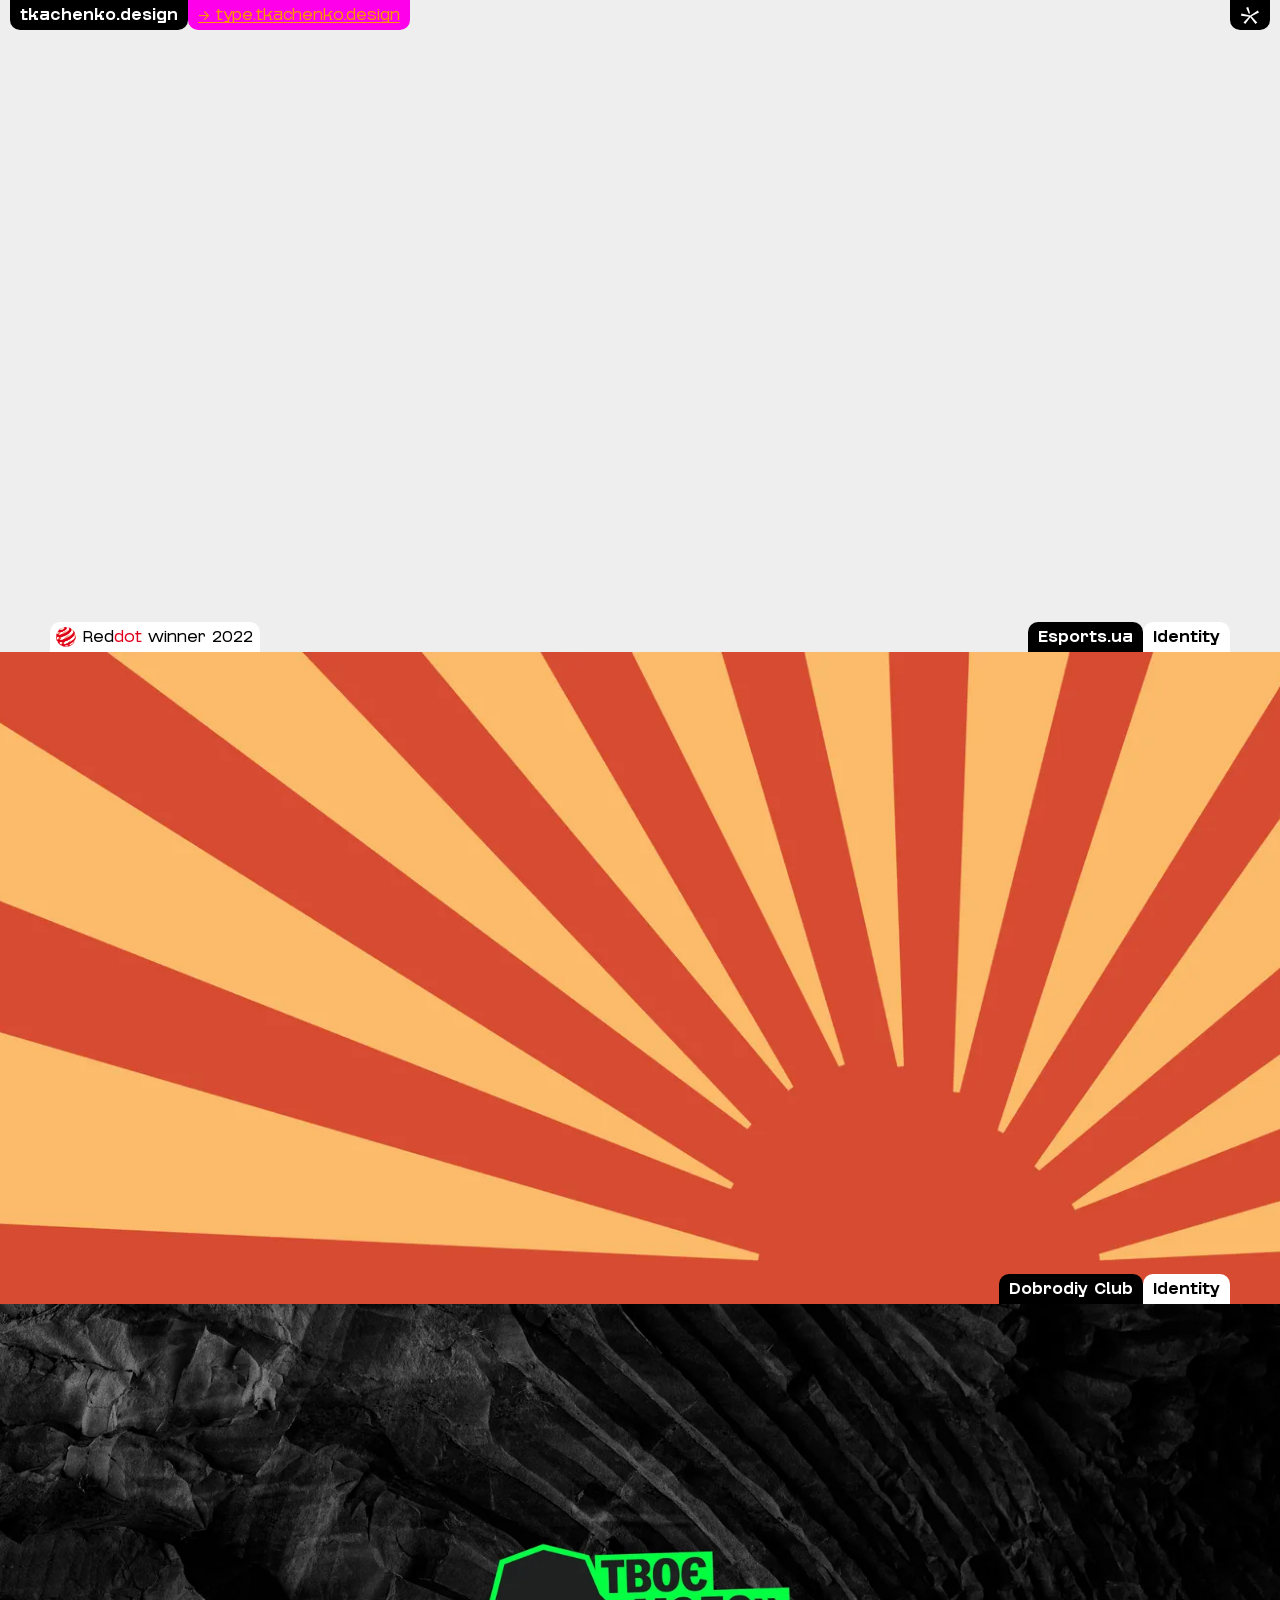
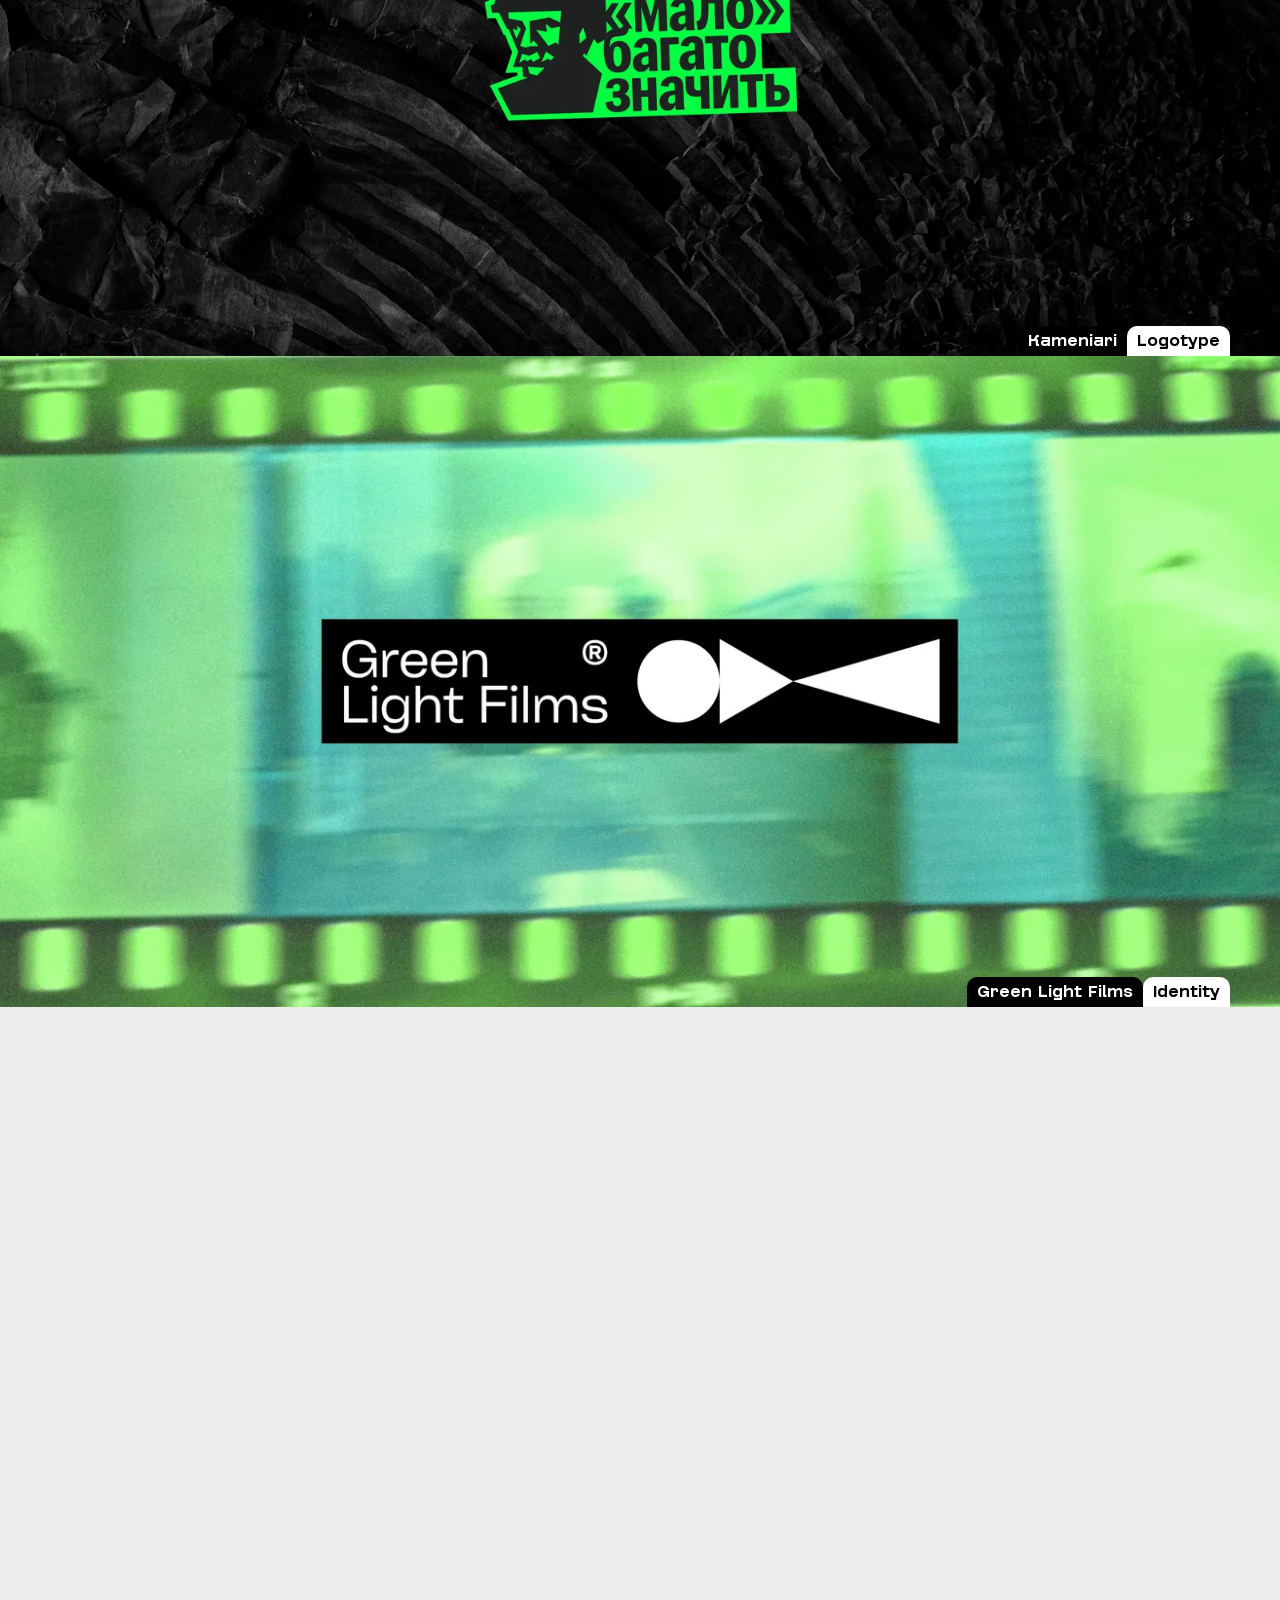
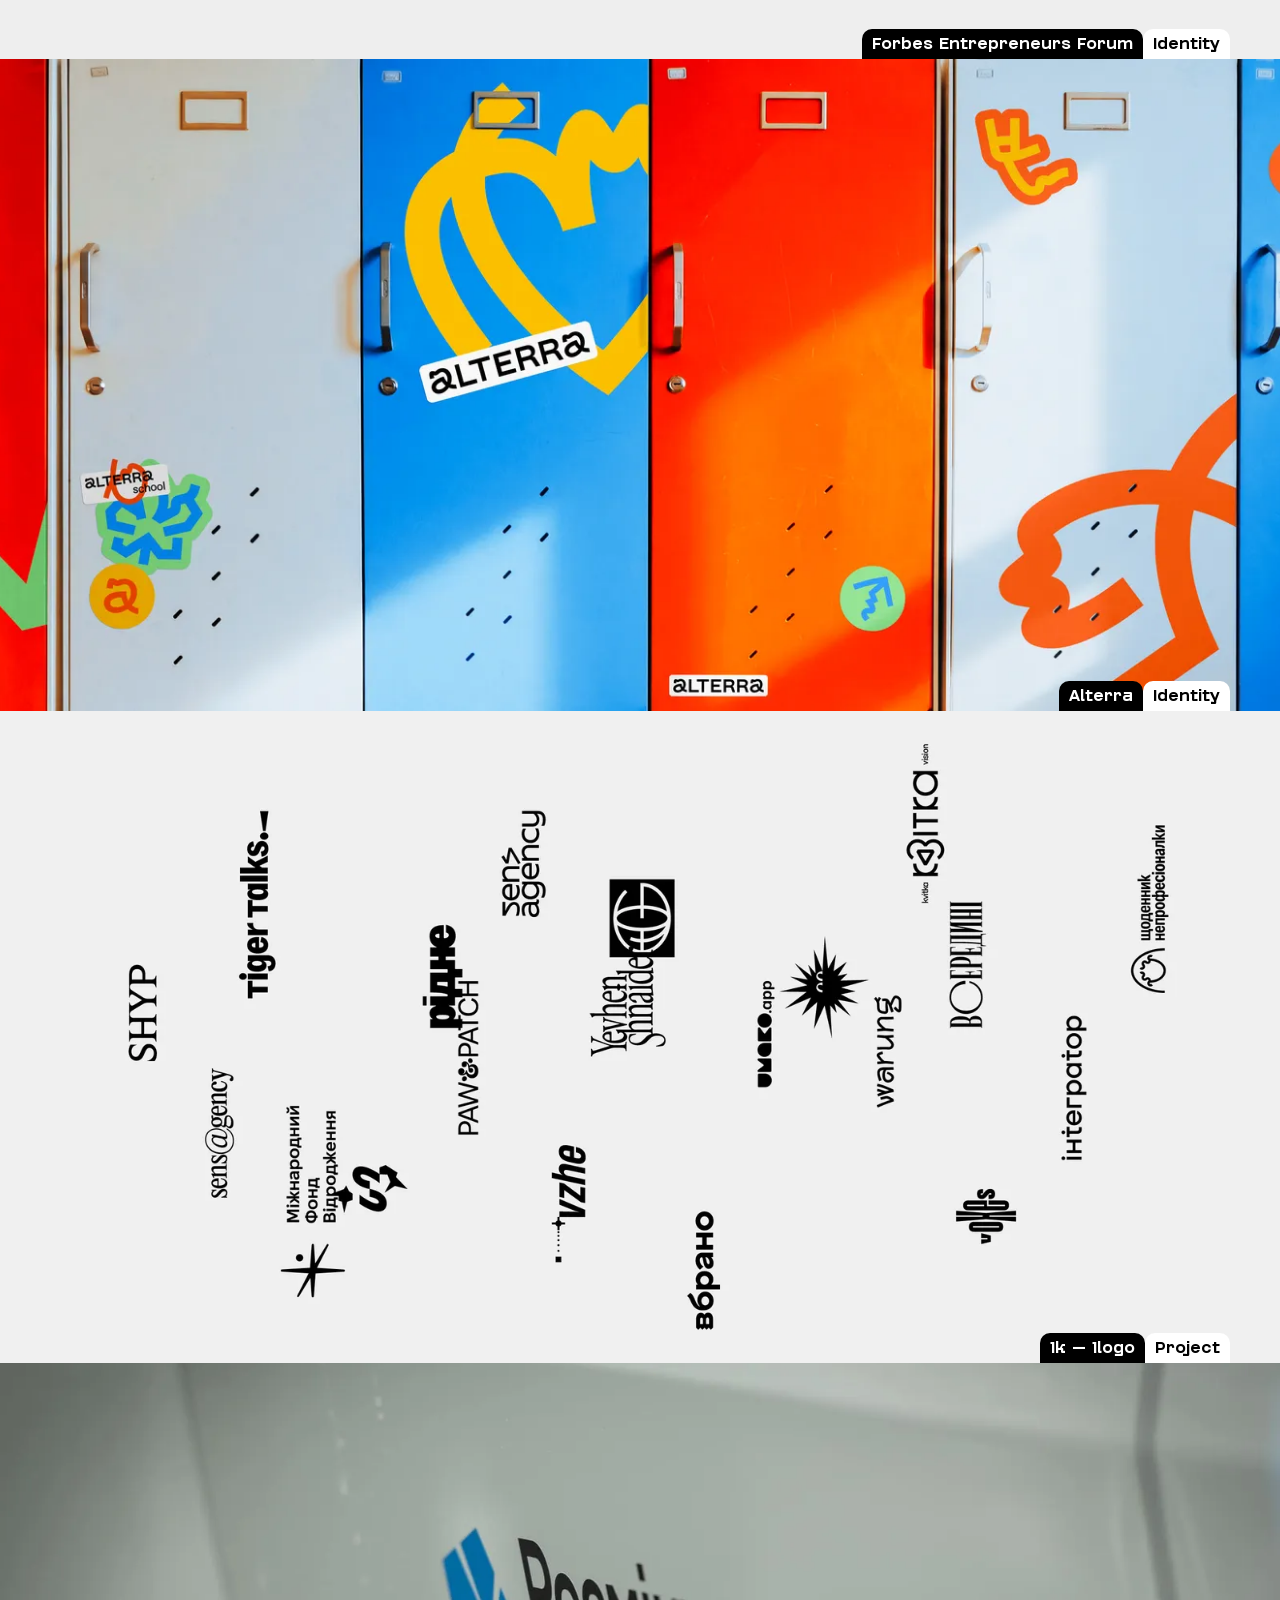
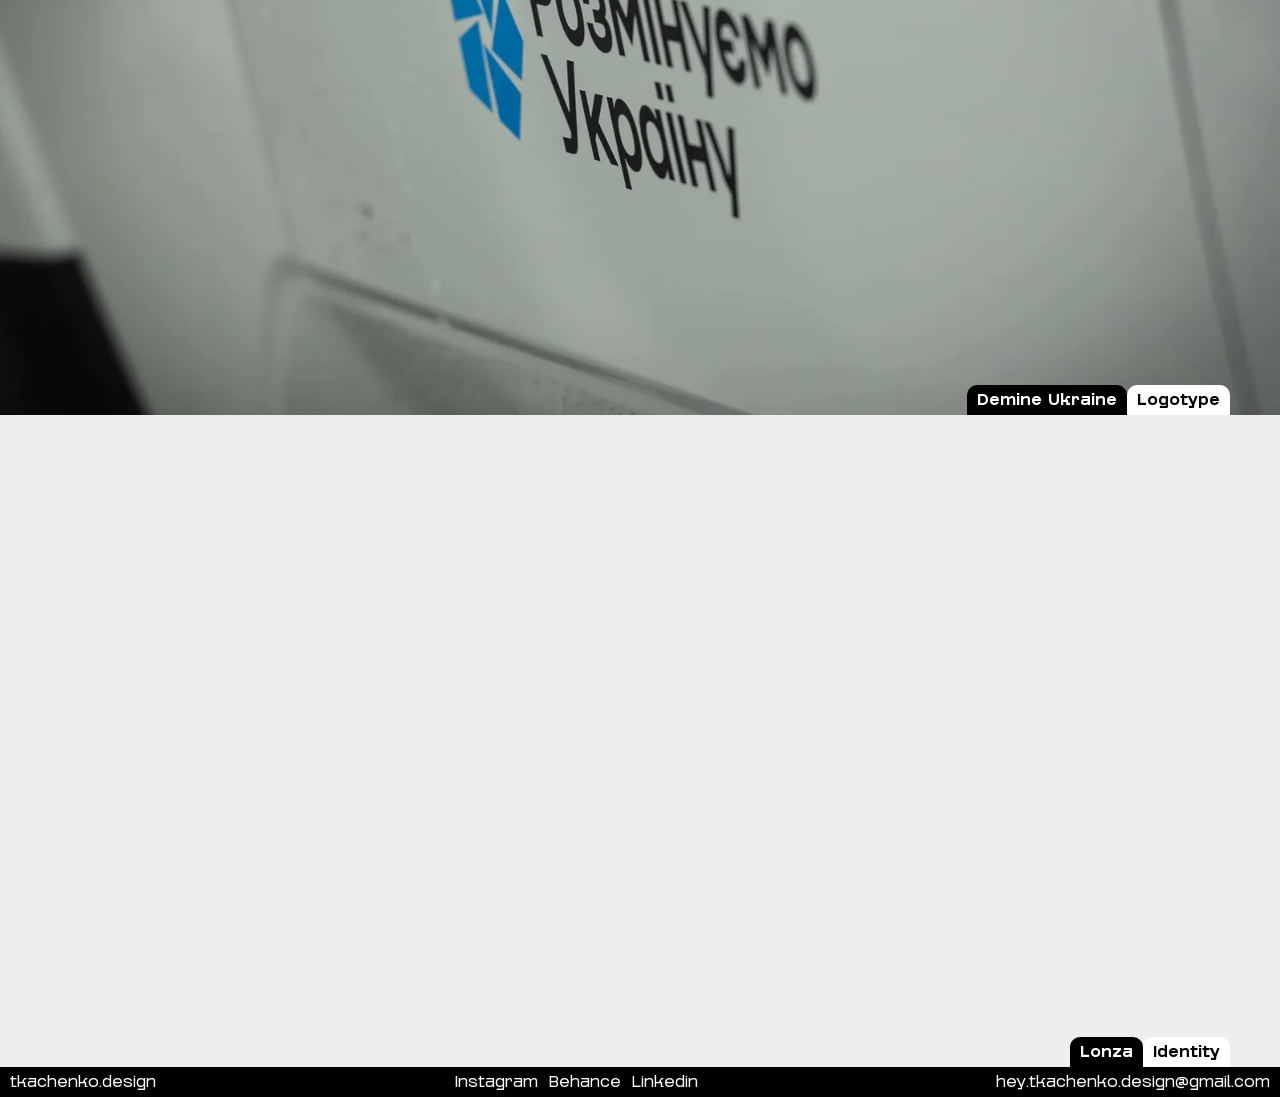
<file: index.html>
<!DOCTYPE html>
<html lang="en">
<head>
<meta charset="UTF-8">
<meta name="viewport" content="width=device-width, initial-scale=1">
<title>tkachenko.design</title>
<meta name="description" content="Brand identity by tkachenko.design">
<meta property="og:type" content="website">
<meta property="og:site_name" content="tkachenko.design">
<meta property="og:title" content="tkachenko.design">
<meta property="og:description" content="Brand identity by tkachenko.design">
<meta property="og:url" content="https://tkachenko.design/">
<meta property="og:image" content="https://tkachenko.design/assets/img/og.jpg">
<meta name="twitter:card" content="summary_large_image">
<meta property="og:image:width" content="1200">
<meta property="og:image:height" content="630">
<link rel="canonical" href="https://tkachenko.design/">
<link rel="icon" href="assets/img/favicon.svg" type="image/svg+xml">
<link rel="stylesheet" href="assets/css/style.css">
</head>
<body>
<header class="hdr">
    <div class="hdr-left"><a class="tab tab--top tab--dark tab--bold" href="./"><span class="trim">tkachenko.design</span></a><a class="tab tab--top tab--light tab--link" href="https://type.tkachenko.design" target="_blank" rel="noopener"><span class="trim full">→ type.tkachenko.design</span><span class="trim short">→ type</span></a></div>
    <div class="hdr-right"><a class="tab tab--top tab--dark tab--sign" href="./" aria-label="tkachenko.design — home"><img src="assets/img/sign.svg" alt=""></a></div>
</header>
<main>
<div class="case">
    <a class="case-link" href="esports-ua/" aria-label="Esports.ua — Identity">
        <div class="cover"><video src="media/esports-ua/cover.mp4?v=e036000a" width="1920" height="1080" autoplay muted loop playsinline preload="metadata"></video></div>
        <div class="case-name"><span class="tab tab--bottom tab--dark tab--bold"><span class="trim">Esports.ua</span></span><span class="tab tab--bottom tab--light tab--bold"><span class="trim">Identity</span></span></div>
    </a>
    <div class="case-awards"><a class="tab tab--bottom tab--light tab--award award--reddot" href="https://www.red-dot.org/project/esportsua-60604" target="_blank" rel="noopener" aria-label="Reddot winner 2022"><img src="assets/img/awards/reddot.png" alt="" width="20" height="20"><span class="trim award-text">Red<span class="award-accent">dot</span> winner 2022</span></a></div>
</div>
<div class="case">
    <a class="case-link" href="dobrodiy-club/" aria-label="Dobrodiy Club — Identity">
        <div class="cover"><img src="media/dobrodiy-club/cover-2560.webp?v=988d9c15" srcset="media/dobrodiy-club/cover-800.webp?v=988d9c15 800w, media/dobrodiy-club/cover-1600.webp?v=988d9c15 1600w, media/dobrodiy-club/cover-2560.webp?v=988d9c15 2560w" sizes="100vw" alt="" width="2560" height="1070" loading="lazy" decoding="async"></div>
        <div class="case-name"><span class="tab tab--bottom tab--dark tab--bold"><span class="trim">Dobrodiy Club</span></span><span class="tab tab--bottom tab--light tab--bold"><span class="trim">Identity</span></span></div>
    </a>
</div>
<div class="case">
    <a class="case-link" href="kameniari/" aria-label="Kameniari — Logotype">
        <div class="cover"><img src="media/kameniari/cover-2560.webp?v=40cb97ac" srcset="media/kameniari/cover-800.webp?v=40cb97ac 800w, media/kameniari/cover-1600.webp?v=40cb97ac 1600w, media/kameniari/cover-2560.webp?v=40cb97ac 2560w" sizes="100vw" alt="" width="2560" height="1706" loading="lazy" decoding="async"></div>
        <div class="case-name"><span class="tab tab--bottom tab--dark tab--bold"><span class="trim">Kameniari</span></span><span class="tab tab--bottom tab--light tab--bold"><span class="trim">Logotype</span></span></div>
    </a>
</div>
<div class="case">
    <a class="case-link" href="green-light-films/" aria-label="Green Light Films — Identity">
        <div class="cover"><img src="media/green-light-films/cover-2560.webp?v=7384d6b4" srcset="media/green-light-films/cover-800.webp?v=7384d6b4 800w, media/green-light-films/cover-1600.webp?v=7384d6b4 1600w, media/green-light-films/cover-2560.webp?v=7384d6b4 2560w" sizes="100vw" alt="" width="2560" height="1071" loading="lazy" decoding="async"></div>
        <div class="case-name"><span class="tab tab--bottom tab--dark tab--bold"><span class="trim">Green Light Films</span></span><span class="tab tab--bottom tab--light tab--bold"><span class="trim">Identity</span></span></div>
    </a>
</div>
<div class="case">
    <a class="case-link" href="forbes/" aria-label="Forbes Entrepreneurs Forum — Identity">
        <div class="cover"><video src="media/forbes/cover.mp4?v=3314fbd4" width="1920" height="868" autoplay muted loop playsinline preload="metadata"></video></div>
        <div class="case-name"><span class="tab tab--bottom tab--dark tab--bold"><span class="trim">Forbes Entrepreneurs Forum</span></span><span class="tab tab--bottom tab--light tab--bold"><span class="trim">Identity</span></span></div>
    </a>
</div>
<div class="case">
    <a class="case-link" href="alterra-school/" aria-label="Alterra — Identity">
        <div class="cover"><img src="media/alterra-school/cover-2560.webp?v=9aeea5af" srcset="media/alterra-school/cover-800.webp?v=9aeea5af 800w, media/alterra-school/cover-1600.webp?v=9aeea5af 1600w, media/alterra-school/cover-2560.webp?v=9aeea5af 2560w" sizes="100vw" alt="" width="2560" height="1078" loading="lazy" decoding="async"></div>
        <div class="case-name"><span class="tab tab--bottom tab--dark tab--bold"><span class="trim">Alterra</span></span><span class="tab tab--bottom tab--light tab--bold"><span class="trim">Identity</span></span></div>
    </a>
</div>
<div class="case">
    <a class="case-link" href="1k1logo/" aria-label="1k — 1logo — Project">
        <div class="cover"><img src="media/1k1logo/Cover-2560.webp?v=e8f41efc" srcset="media/1k1logo/Cover-800.webp?v=e8f41efc 800w, media/1k1logo/Cover-1600.webp?v=e8f41efc 1600w, media/1k1logo/Cover-2560.webp?v=e8f41efc 2560w" sizes="100vw" alt="" width="2560" height="1440" loading="lazy" decoding="async"></div>
        <div class="case-name"><span class="tab tab--bottom tab--dark tab--bold"><span class="trim">1k — 1logo</span></span><span class="tab tab--bottom tab--light tab--bold"><span class="trim">Project</span></span></div>
    </a>
</div>
<div class="case">
    <a class="case-link" href="demine-ukraine/" aria-label="Demine Ukraine — Logotype">
        <div class="cover"><img src="media/demine-ukraine/cover-2048.webp?v=4602f8a6" srcset="media/demine-ukraine/cover-800.webp?v=4602f8a6 800w, media/demine-ukraine/cover-1600.webp?v=4602f8a6 1600w, media/demine-ukraine/cover-2048.webp?v=4602f8a6 2048w" sizes="100vw" alt="" width="2048" height="1368" loading="lazy" decoding="async"></div>
        <div class="case-name"><span class="tab tab--bottom tab--dark tab--bold"><span class="trim">Demine Ukraine</span></span><span class="tab tab--bottom tab--light tab--bold"><span class="trim">Logotype</span></span></div>
    </a>
</div>
<div class="case">
    <a class="case-link" href="lonza/" aria-label="Lonza — Identity">
        <div class="cover"><video src="media/lonza/Cover.mp4?v=e3f10e99" width="1920" height="1080" autoplay muted loop playsinline preload="metadata"></video></div>
        <div class="case-name"><span class="tab tab--bottom tab--dark tab--bold"><span class="trim">Lonza</span></span><span class="tab tab--bottom tab--light tab--bold"><span class="trim">Identity</span></span></div>
    </a>
</div>
</main>
<footer class="ftr">
    <span class="trim ftr-name">tkachenko.design</span>
    <div class="ftr-socials"><a href="https://www.instagram.com/tkachenko.valentyn/" target="_blank" rel="noopener" aria-label="Instagram"><span class="trim full">Instagram</span><span class="trim short">inst.</span></a><a href="https://www.behance.net/tkachenkodesign" target="_blank" rel="noopener" aria-label="Behance"><span class="trim full">Behance</span><span class="trim short">be.</span></a><a href="https://www.linkedin.com/in/valentyn-tkachenko-5368aa172/" target="_blank" rel="noopener" aria-label="Linkedin"><span class="trim full">Linkedin</span><span class="trim short">li.</span></a></div>
    <a href="mailto:hey.tkachenko.design@gmail.com"><span class="trim">hey.tkachenko.design@gmail.com</span></a>
</footer>
<script src="assets/js/site.js" defer></script>
</body>
</html>
</file>
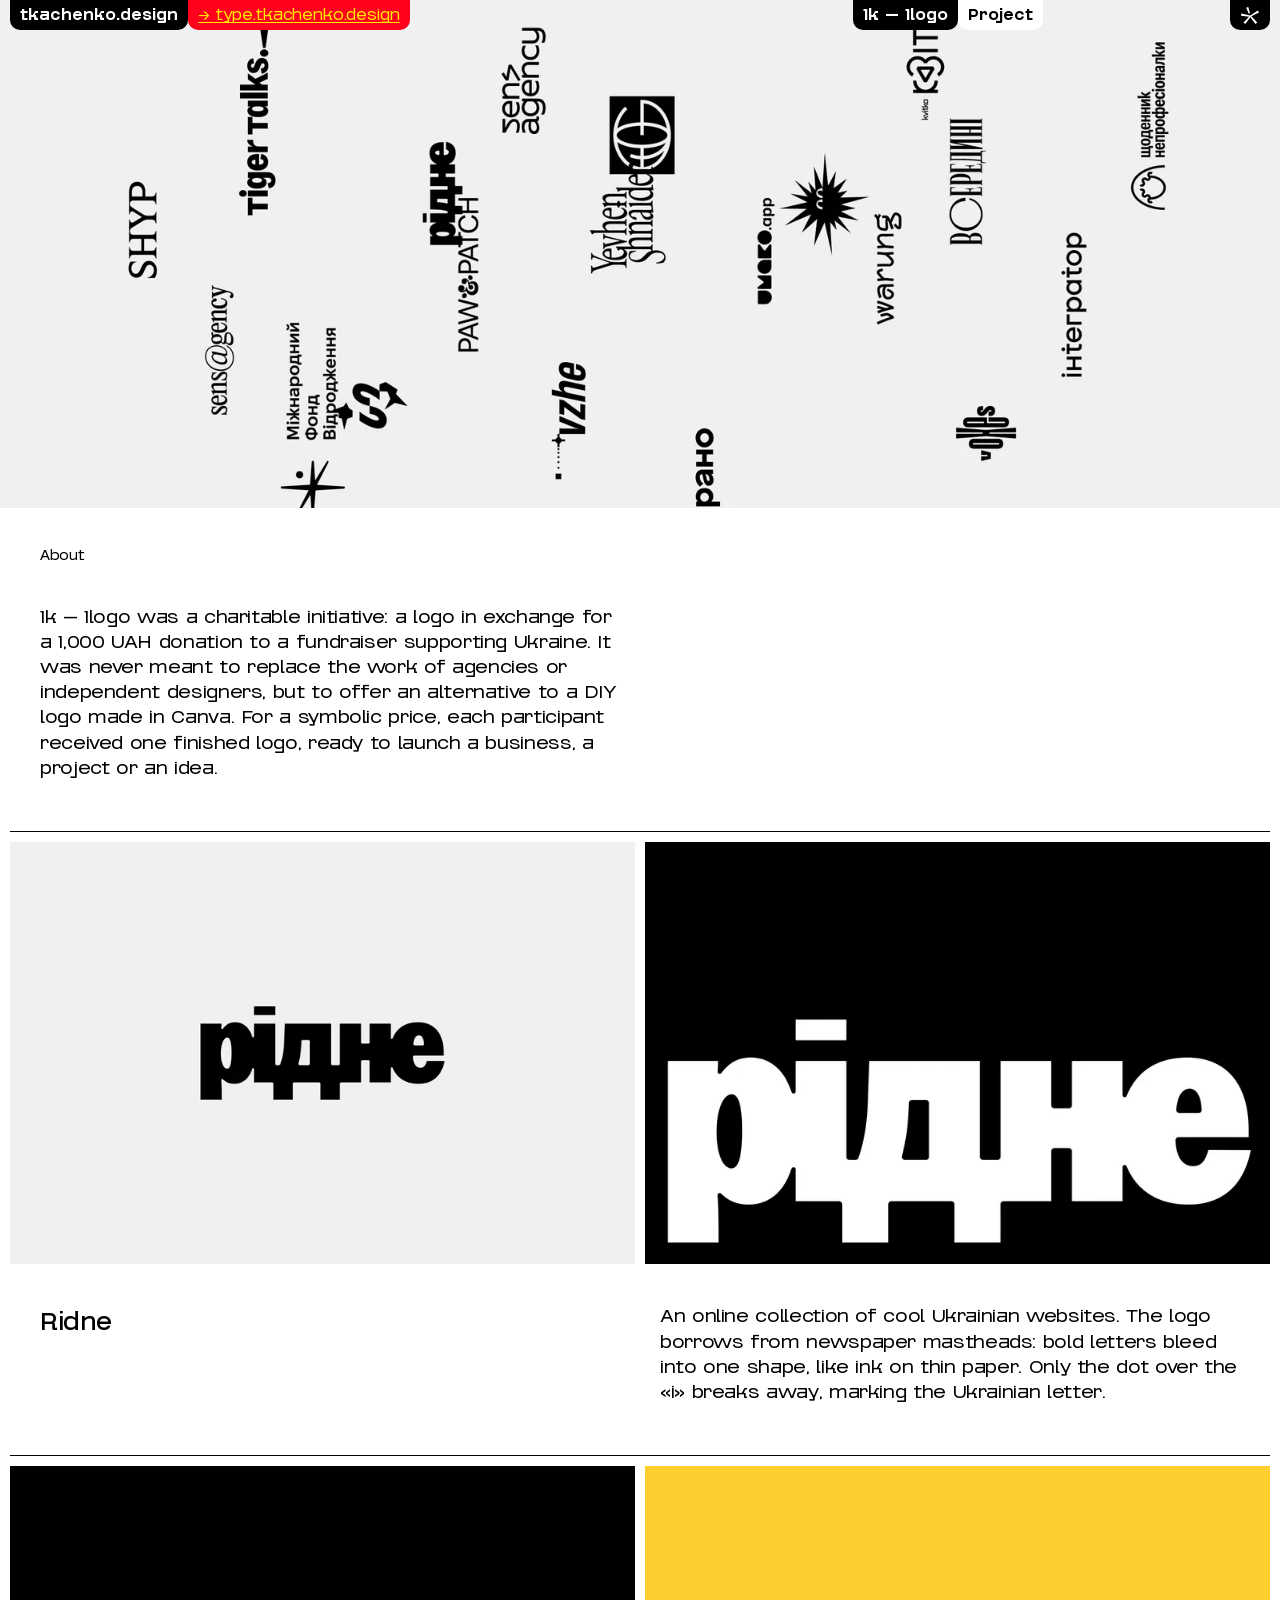
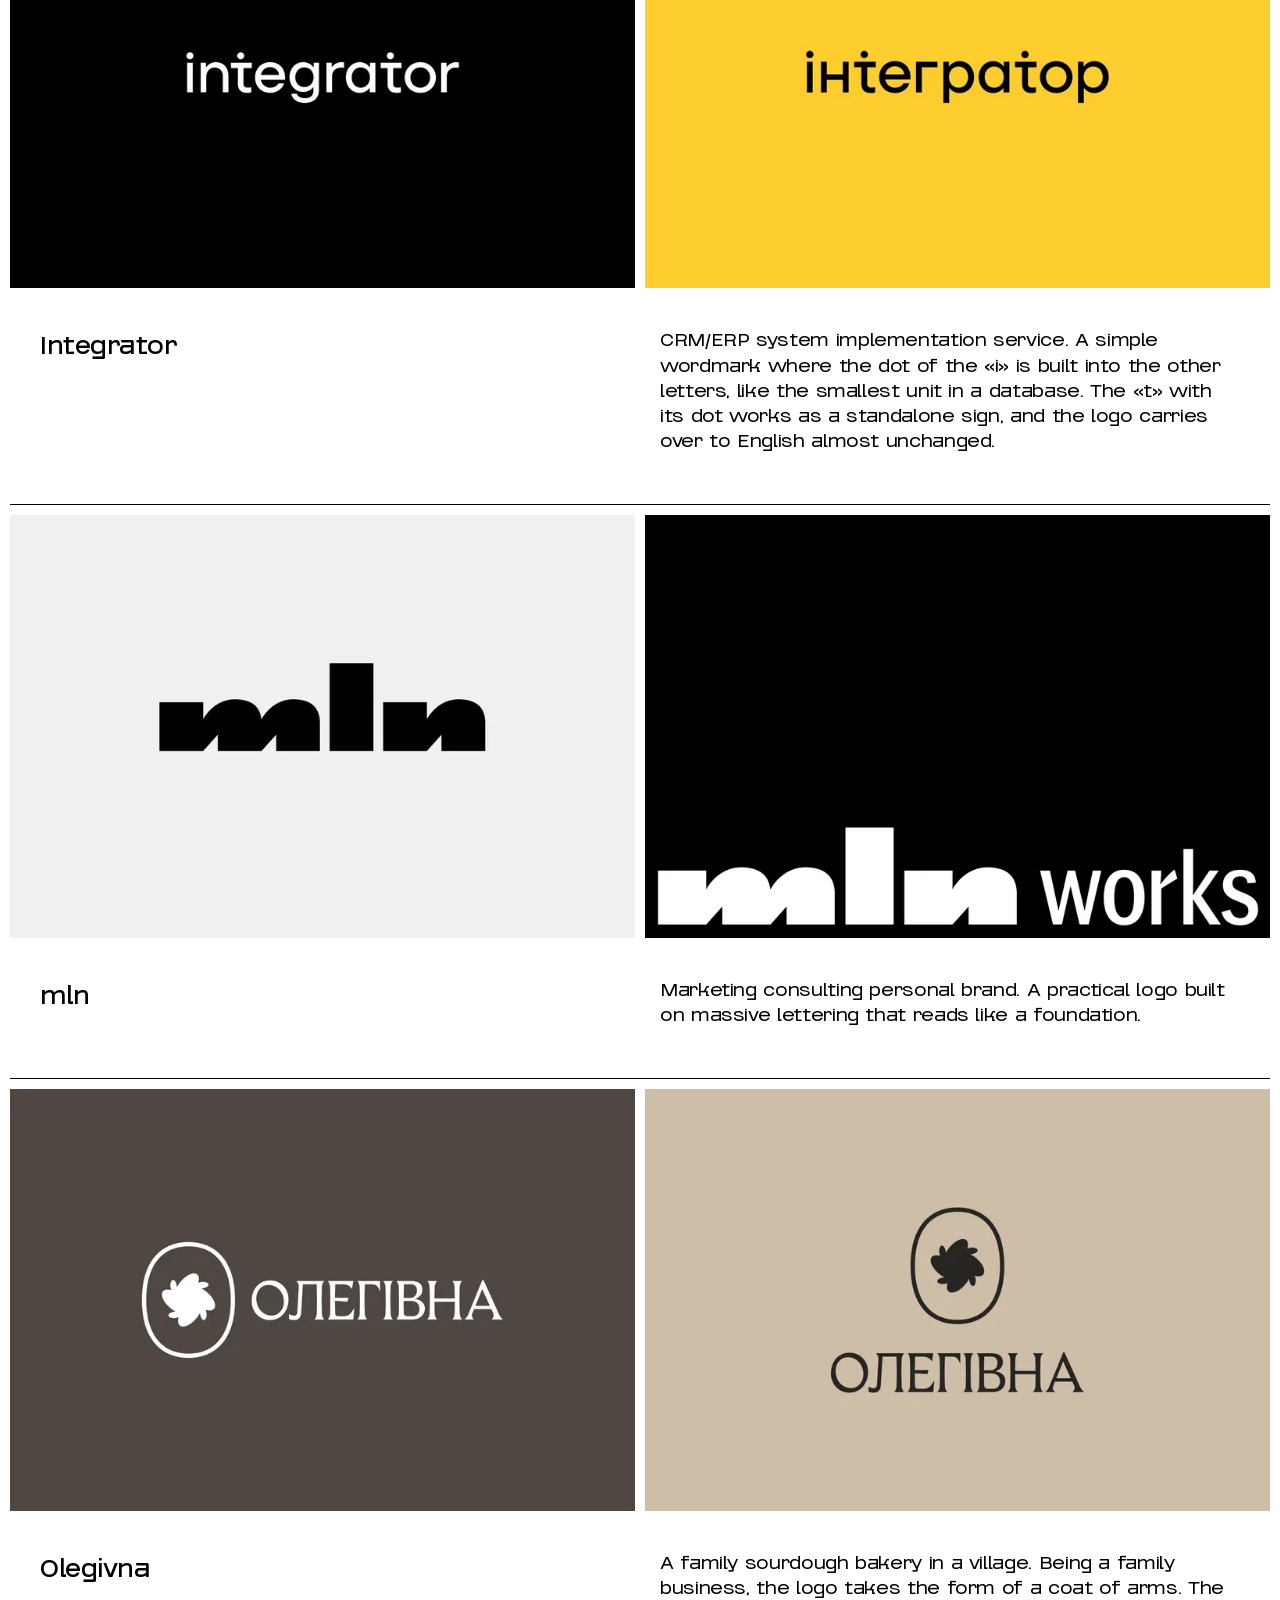
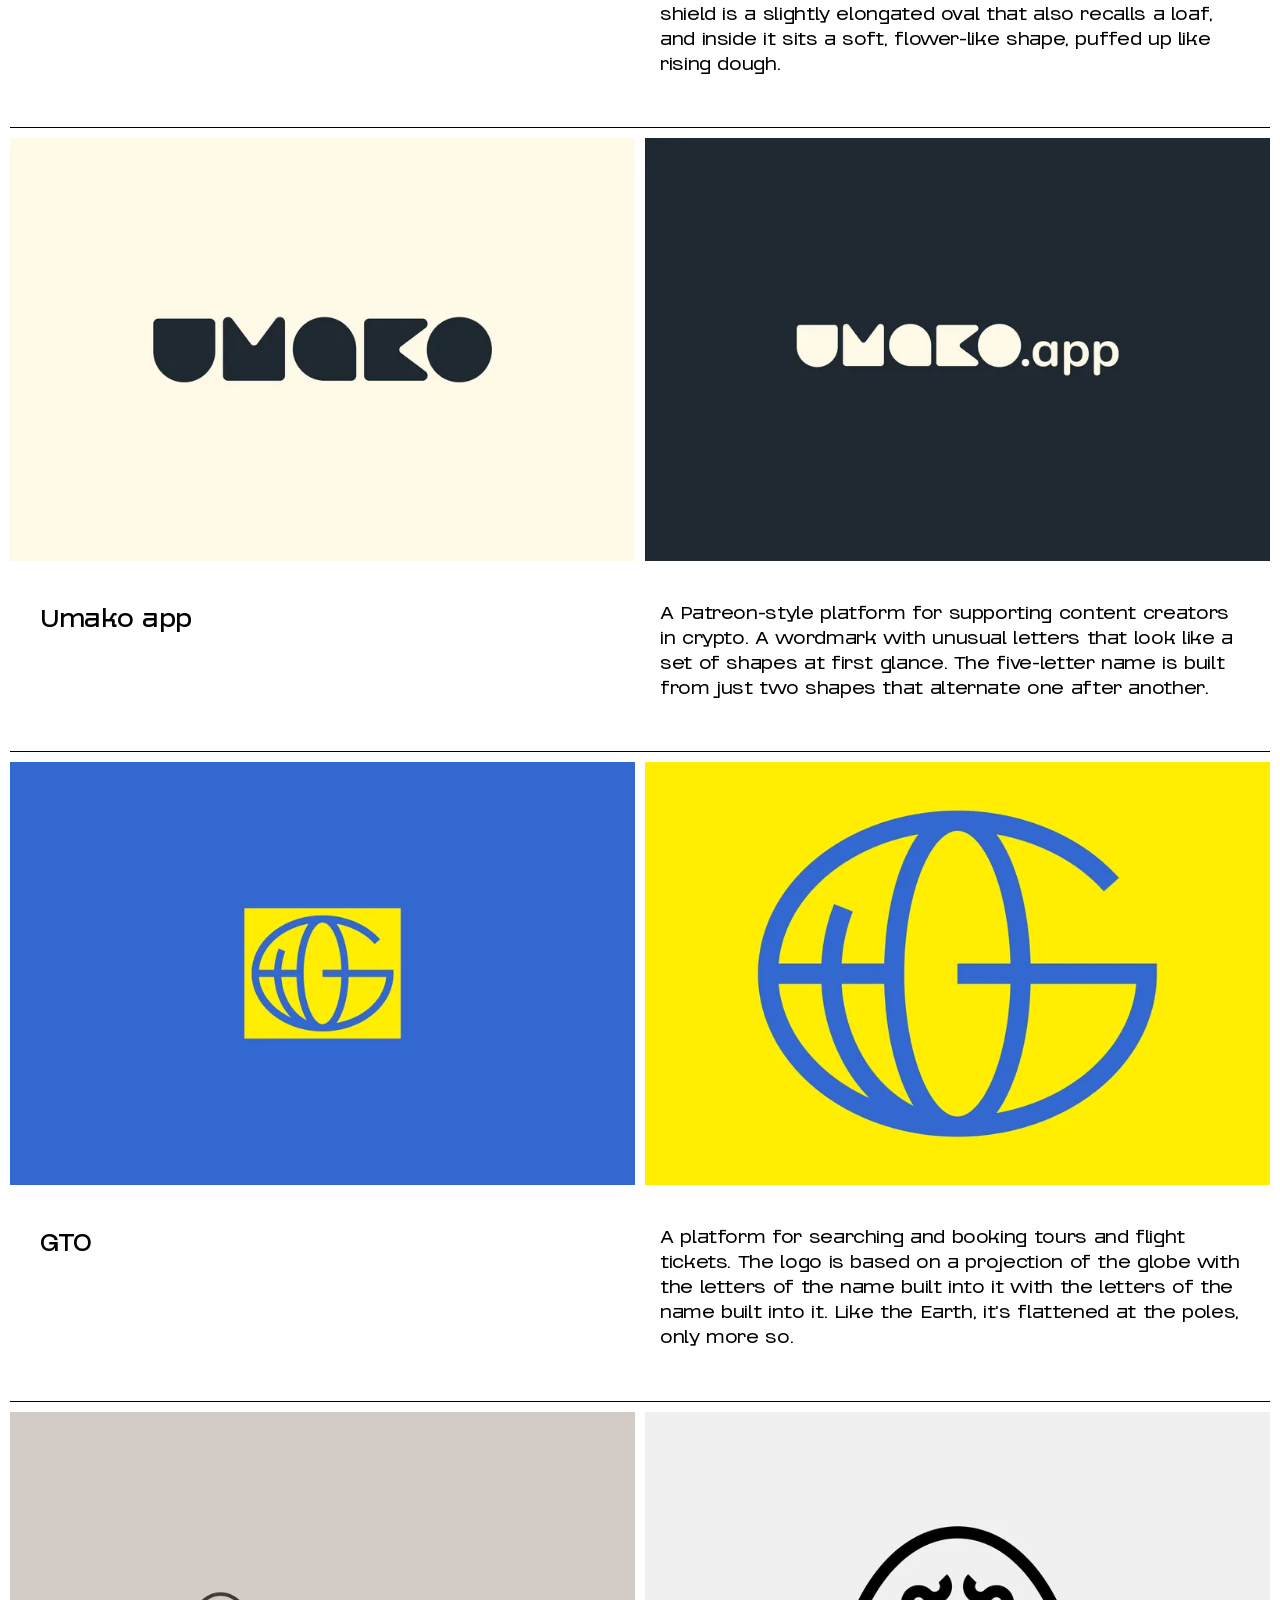
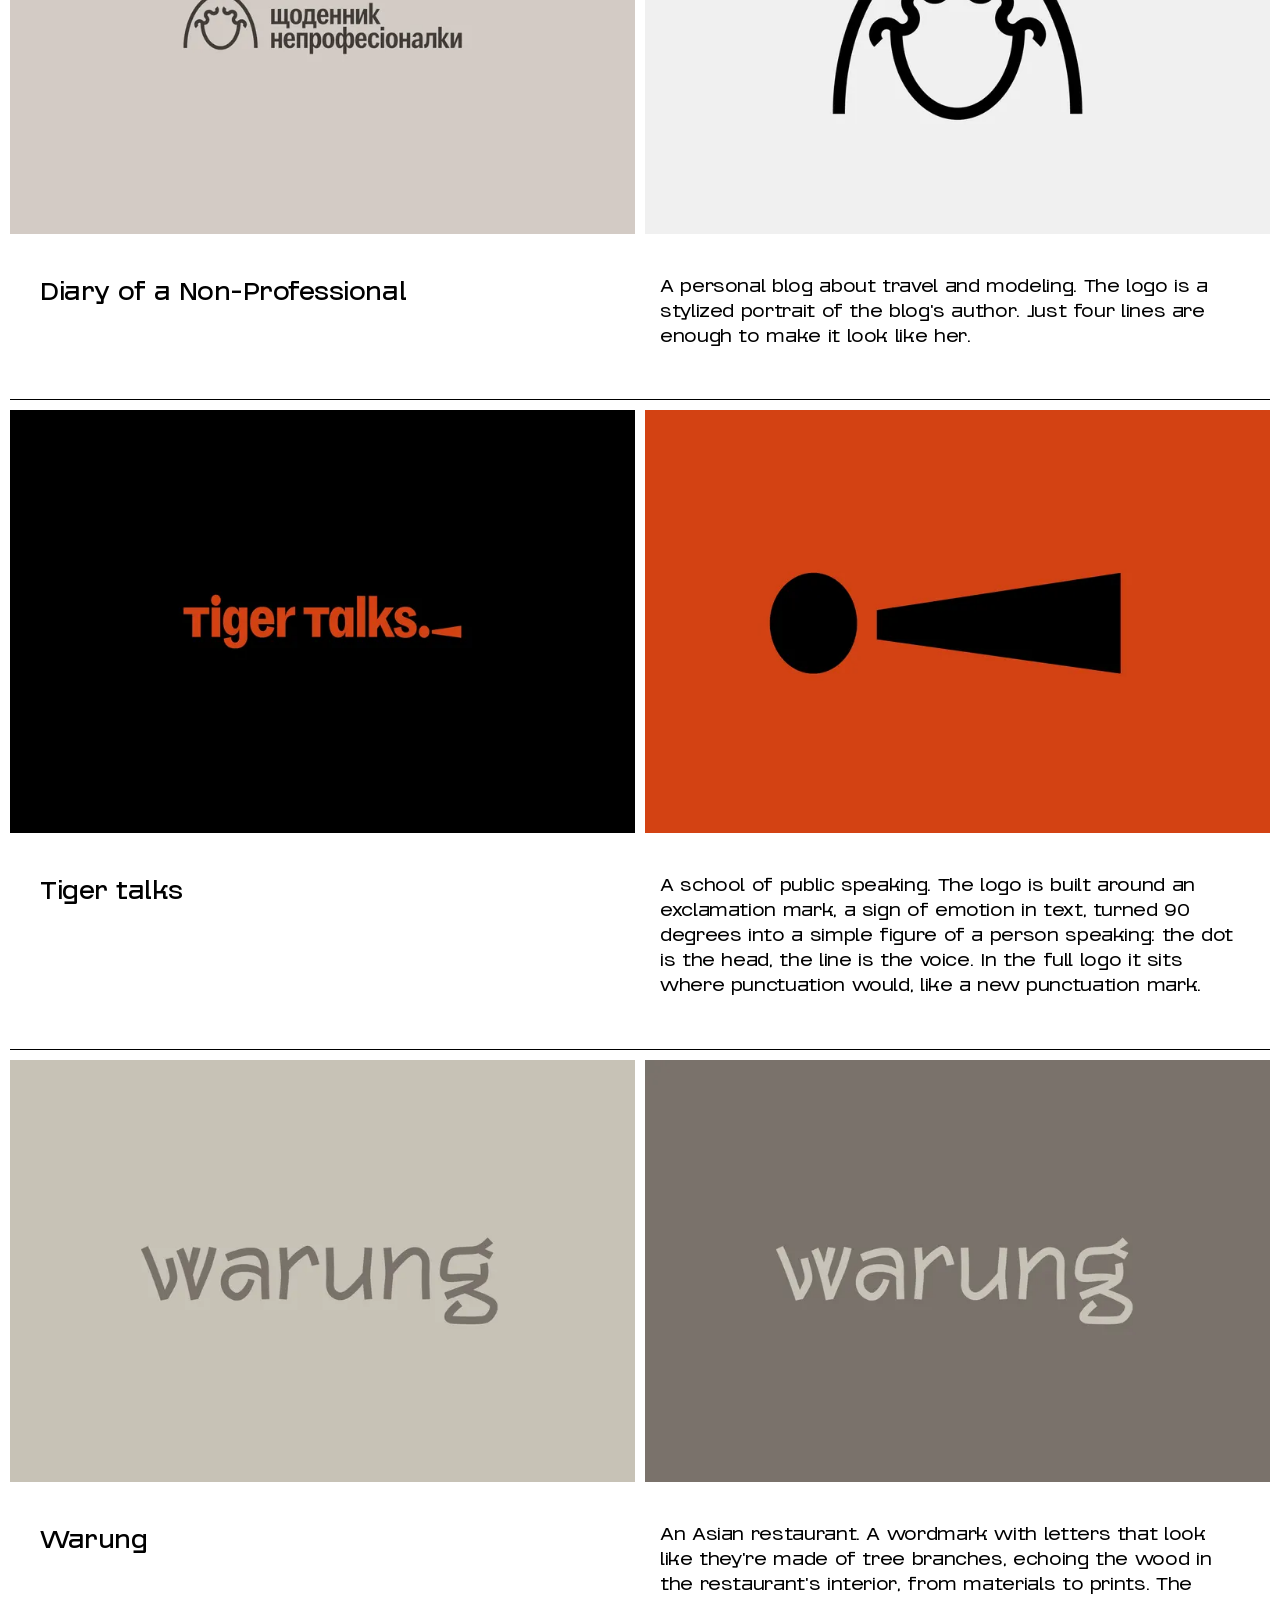
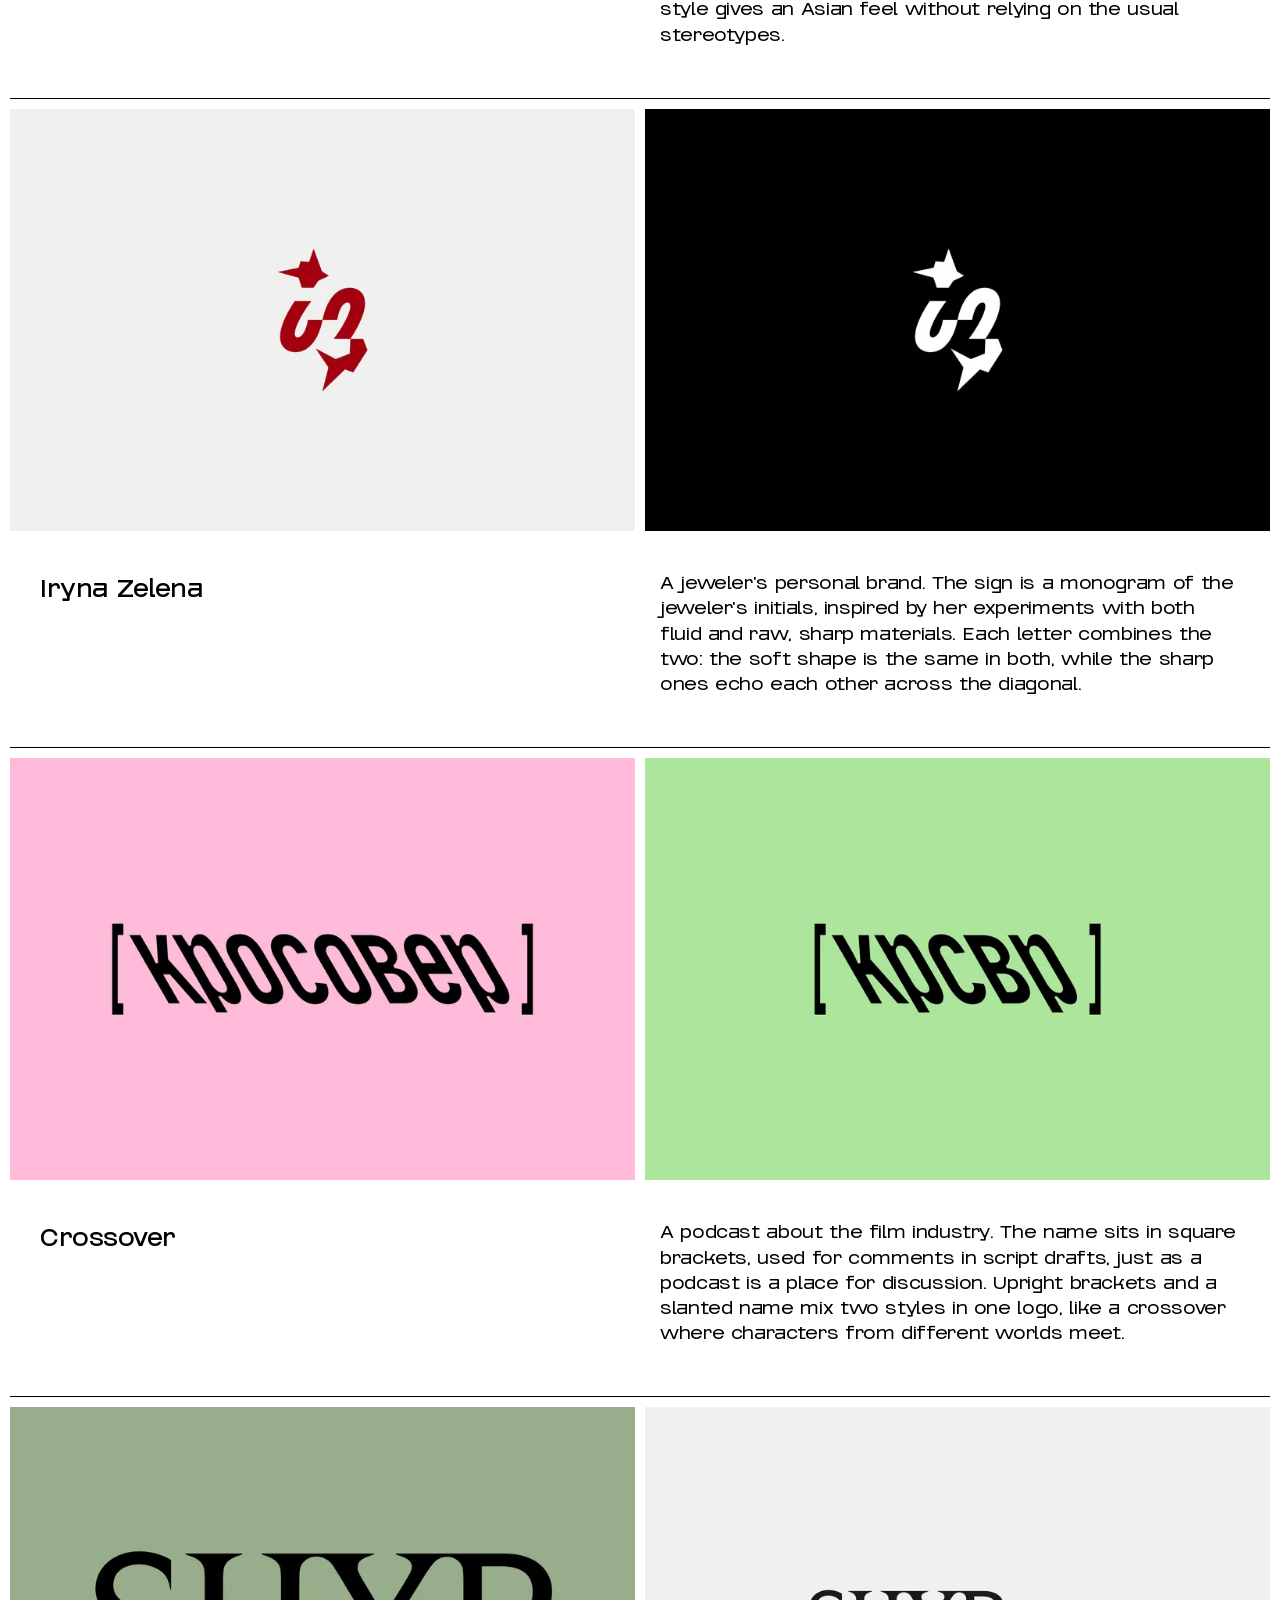
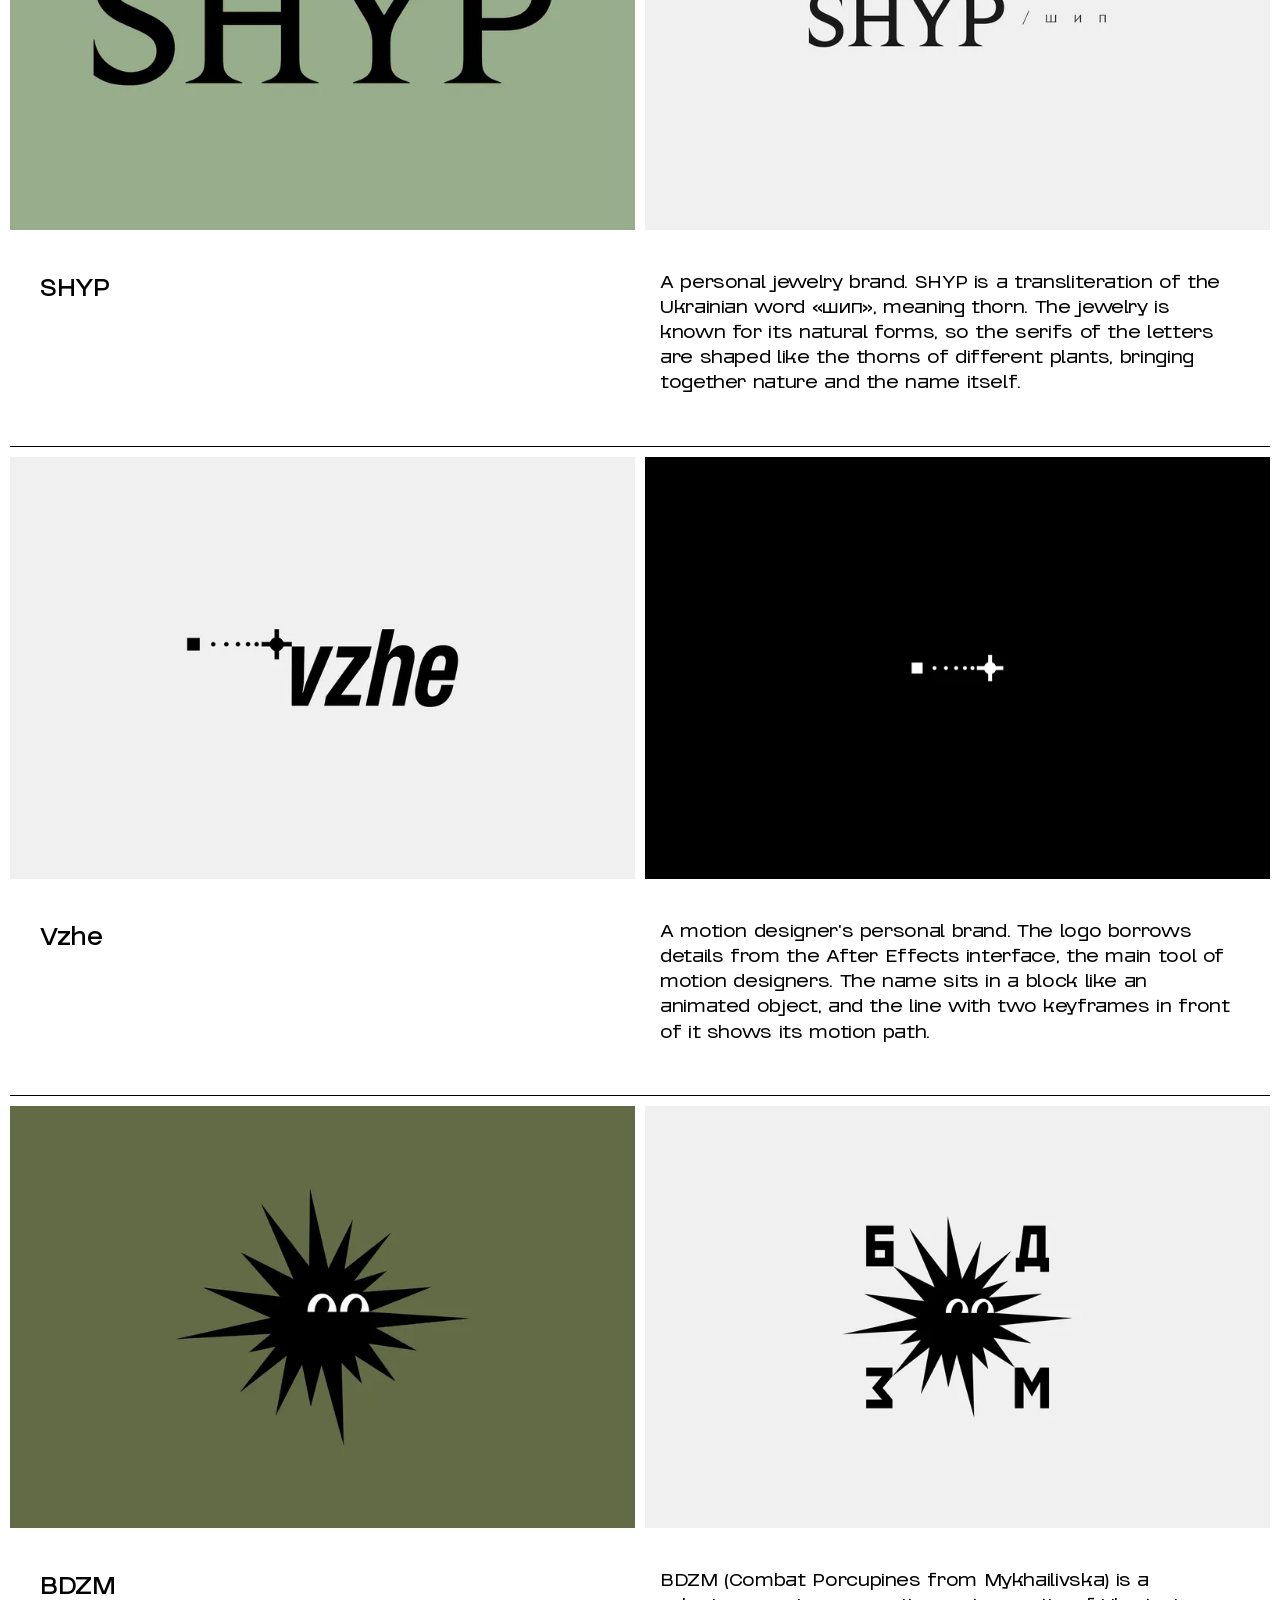
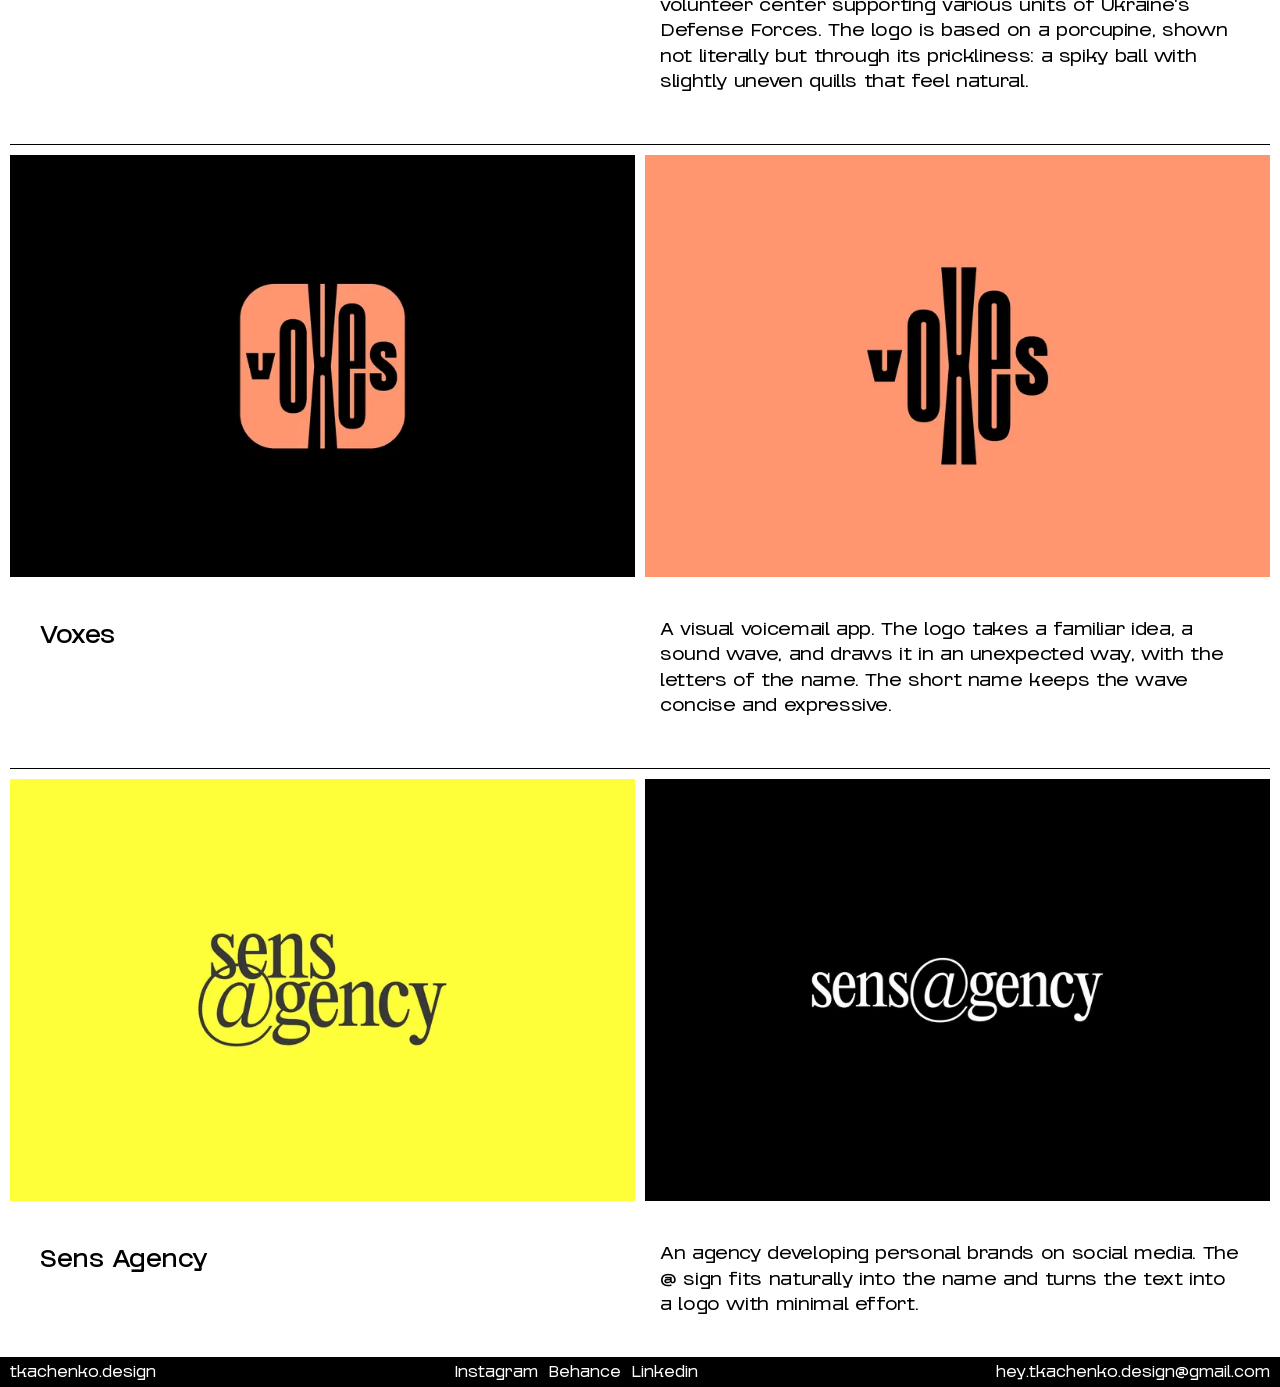
<file: 1k1logo/index.html>
<!DOCTYPE html>
<html lang="en">
<head>
<meta charset="UTF-8">
<meta name="viewport" content="width=device-width, initial-scale=1">
<title>1k — 1logo — tkachenko.design</title>
<meta name="description" content="1k — 1logo was a charitable initiative: a logo in exchange for a 1,000 UAH donation to a fundraiser supporting Ukraine. It was never meant to replace the work o">
<meta property="og:type" content="website">
<meta property="og:site_name" content="tkachenko.design">
<meta property="og:title" content="1k — 1logo — tkachenko.design">
<meta property="og:description" content="1k — 1logo was a charitable initiative: a logo in exchange for a 1,000 UAH donation to a fundraiser supporting Ukraine. It was never meant to replace the work o">
<meta property="og:url" content="https://tkachenko.design/1k1logo/">
<meta property="og:image" content="https://tkachenko.design/assets/img/og.jpg">
<meta name="twitter:card" content="summary_large_image">
<meta property="og:image:width" content="1200">
<meta property="og:image:height" content="630">
<link rel="canonical" href="https://tkachenko.design/1k1logo/">
<link rel="icon" href="../assets/img/favicon.svg" type="image/svg+xml">
<link rel="stylesheet" href="../assets/css/style.css">
</head>
<body>
<header class="hdr hdr--case">
    <div class="hdr-left"><a class="tab tab--top tab--dark tab--bold" href="../"><span class="trim">tkachenko.design</span></a><a class="tab tab--top tab--light tab--link" href="https://type.tkachenko.design" target="_blank" rel="noopener"><span class="trim full">→ type.tkachenko.design</span><span class="trim short">→ type</span></a></div>
    <div class="hdr-mid"><span class="tab tab--top tab--dark tab--bold tab--name"><span class="trim">1k — 1logo</span></span><span class="tab tab--top tab--light tab--bold tab--type"><span class="trim">Project</span></span></div>
    <div class="hdr-right"><a class="tab tab--top tab--dark tab--sign" href="../" aria-label="tkachenko.design — home"><img src="../assets/img/sign.svg" alt=""></a></div>
</header>
<main class="case--logo">
<div class="case-hero"><img src="../media/1k1logo/Cover-2560.webp?v=e8f41efc" srcset="../media/1k1logo/Cover-800.webp?v=e8f41efc 800w, ../media/1k1logo/Cover-1600.webp?v=e8f41efc 1600w, ../media/1k1logo/Cover-2560.webp?v=e8f41efc 2560w" sizes="100vw" alt="" width="2560" height="1440" loading="eager" decoding="async"></div>
<section class="about">
    <h1 class="sr-only">1k — 1logo</h1>
    <div class="about-block about-desc"><p class="label trim">About</p><div class="lead trim"><p>1k — 1logo was a charitable initiative: a logo in exchange for a 1,000 UAH donation to a fundraiser supporting Ukraine. It was never meant to replace the work of agencies or independent designers, but to offer an alternative to a DIY logo made in Canva. For a symbolic price, each participant received one finished logo, ready to launch a business, a project or an idea.</p></div></div>
</section>
<div class="gallery">
    <div class="gallery-group">
        <div class="group-cells">
            <img src="../media/1k1logo/01-ridne-01-1920.webp?v=d50ee555" srcset="../media/1k1logo/01-ridne-01-800.webp?v=d50ee555 800w, ../media/1k1logo/01-ridne-01-1600.webp?v=d50ee555 1600w, ../media/1k1logo/01-ridne-01-1920.webp?v=d50ee555 1920w" sizes="(max-width: 760px) 100vw, 50vw" alt="" width="1920" height="1297" loading="lazy" decoding="async">
            <img src="../media/1k1logo/01-ridne-02-1920.webp?v=d53bf153" srcset="../media/1k1logo/01-ridne-02-800.webp?v=d53bf153 800w, ../media/1k1logo/01-ridne-02-1600.webp?v=d53bf153 1600w, ../media/1k1logo/01-ridne-02-1920.webp?v=d53bf153 1920w" sizes="(max-width: 760px) 100vw, 50vw" alt="" width="1920" height="1297" loading="lazy" decoding="async">
        </div>
        <div class="group-caption"><p class="group-title big trim">Ridne</p><div class="group-text label trim"><p>An online collection of cool Ukrainian websites. The logo borrows from newspaper mastheads: bold letters bleed into one shape, like ink on thin paper. Only the dot over the «і» breaks away, marking the Ukrainian letter.</p></div></div>
    </div>
    <div class="gallery-group">
        <div class="group-cells">
            <img src="../media/1k1logo/02-integrator-01-1920.webp?v=d5335f9d" srcset="../media/1k1logo/02-integrator-01-800.webp?v=d5335f9d 800w, ../media/1k1logo/02-integrator-01-1600.webp?v=d5335f9d 1600w, ../media/1k1logo/02-integrator-01-1920.webp?v=d5335f9d 1920w" sizes="(max-width: 760px) 100vw, 50vw" alt="" width="1920" height="1297" loading="lazy" decoding="async">
            <img src="../media/1k1logo/02-integrator-02-1920.webp?v=d52e1ac9" srcset="../media/1k1logo/02-integrator-02-800.webp?v=d52e1ac9 800w, ../media/1k1logo/02-integrator-02-1600.webp?v=d52e1ac9 1600w, ../media/1k1logo/02-integrator-02-1920.webp?v=d52e1ac9 1920w" sizes="(max-width: 760px) 100vw, 50vw" alt="" width="1920" height="1297" loading="lazy" decoding="async">
        </div>
        <div class="group-caption"><p class="group-title big trim">Integrator</p><div class="group-text label trim"><p>CRM/ERP system implementation service. A simple wordmark where the dot of the «і» is built into the other letters, like the smallest unit in a database. The «t» with its dot works as a standalone sign, and the logo carries over to English almost unchanged.</p></div></div>
    </div>
    <div class="gallery-group">
        <div class="group-cells">
            <img src="../media/1k1logo/03-mln-01-1920.webp?v=d512b8a4" srcset="../media/1k1logo/03-mln-01-800.webp?v=d512b8a4 800w, ../media/1k1logo/03-mln-01-1600.webp?v=d512b8a4 1600w, ../media/1k1logo/03-mln-01-1920.webp?v=d512b8a4 1920w" sizes="(max-width: 760px) 100vw, 50vw" alt="" width="1920" height="1297" loading="lazy" decoding="async">
            <img src="../media/1k1logo/03-mln-02-1920.webp?v=d53d0f8c" srcset="../media/1k1logo/03-mln-02-800.webp?v=d53d0f8c 800w, ../media/1k1logo/03-mln-02-1600.webp?v=d53d0f8c 1600w, ../media/1k1logo/03-mln-02-1920.webp?v=d53d0f8c 1920w" sizes="(max-width: 760px) 100vw, 50vw" alt="" width="1920" height="1297" loading="lazy" decoding="async">
        </div>
        <div class="group-caption"><p class="group-title big trim">mln</p><div class="group-text label trim"><p>Marketing consulting personal brand. A practical logo built on massive lettering that reads like a foundation.</p></div></div>
    </div>
    <div class="gallery-group">
        <div class="group-cells">
            <img src="../media/1k1logo/04-olegivna-01-1920.webp?v=d5143c1d" srcset="../media/1k1logo/04-olegivna-01-800.webp?v=d5143c1d 800w, ../media/1k1logo/04-olegivna-01-1600.webp?v=d5143c1d 1600w, ../media/1k1logo/04-olegivna-01-1920.webp?v=d5143c1d 1920w" sizes="(max-width: 760px) 100vw, 50vw" alt="" width="1920" height="1297" loading="lazy" decoding="async">
            <img src="../media/1k1logo/04-olegivna-02-1920.webp?v=d53f8d88" srcset="../media/1k1logo/04-olegivna-02-800.webp?v=d53f8d88 800w, ../media/1k1logo/04-olegivna-02-1600.webp?v=d53f8d88 1600w, ../media/1k1logo/04-olegivna-02-1920.webp?v=d53f8d88 1920w" sizes="(max-width: 760px) 100vw, 50vw" alt="" width="1920" height="1297" loading="lazy" decoding="async">
        </div>
        <div class="group-caption"><p class="group-title big trim">Olegivna</p><div class="group-text label trim"><p>A family sourdough bakery in a village. Being a family business, the logo takes the form of a coat of arms. The shield is a slightly elongated oval that also recalls a loaf, and inside it sits a soft, flower-like shape, puffed up like rising dough.</p></div></div>
    </div>
    <div class="gallery-group">
        <div class="group-cells">
            <img src="../media/1k1logo/05-umako-01-1920.webp?v=d531e158" srcset="../media/1k1logo/05-umako-01-800.webp?v=d531e158 800w, ../media/1k1logo/05-umako-01-1600.webp?v=d531e158 1600w, ../media/1k1logo/05-umako-01-1920.webp?v=d531e158 1920w" sizes="(max-width: 760px) 100vw, 50vw" alt="" width="1920" height="1297" loading="lazy" decoding="async">
            <img src="../media/1k1logo/05-umako-02-1920.webp?v=d5490f4e" srcset="../media/1k1logo/05-umako-02-800.webp?v=d5490f4e 800w, ../media/1k1logo/05-umako-02-1600.webp?v=d5490f4e 1600w, ../media/1k1logo/05-umako-02-1920.webp?v=d5490f4e 1920w" sizes="(max-width: 760px) 100vw, 50vw" alt="" width="1920" height="1297" loading="lazy" decoding="async">
        </div>
        <div class="group-caption"><p class="group-title big trim">Umako app</p><div class="group-text label trim"><p>A Patreon-style platform for supporting content creators in crypto. A wordmark with unusual letters that look like a set of shapes at first glance. The five-letter name is built from just two shapes that alternate one after another.</p></div></div>
    </div>
    <div class="gallery-group">
        <div class="group-cells">
            <img src="../media/1k1logo/06-gto-01-1920.webp?v=d52a93ea" srcset="../media/1k1logo/06-gto-01-800.webp?v=d52a93ea 800w, ../media/1k1logo/06-gto-01-1600.webp?v=d52a93ea 1600w, ../media/1k1logo/06-gto-01-1920.webp?v=d52a93ea 1920w" sizes="(max-width: 760px) 100vw, 50vw" alt="" width="1920" height="1297" loading="lazy" decoding="async">
            <img src="../media/1k1logo/06-gto-02-1920.webp?v=d546878c" srcset="../media/1k1logo/06-gto-02-800.webp?v=d546878c 800w, ../media/1k1logo/06-gto-02-1600.webp?v=d546878c 1600w, ../media/1k1logo/06-gto-02-1920.webp?v=d546878c 1920w" sizes="(max-width: 760px) 100vw, 50vw" alt="" width="1920" height="1297" loading="lazy" decoding="async">
        </div>
        <div class="group-caption"><p class="group-title big trim">GTO</p><div class="group-text label trim"><p>A platform for searching and booking tours and flight tickets. The logo is based on a projection of the globe with the letters of the name built into it with the letters of the name built into it. Like the Earth, it&#x27;s flattened at the poles, only more so.</p></div></div>
    </div>
    <div class="gallery-group">
        <div class="group-cells">
            <img src="../media/1k1logo/07-diary-01-1920.webp?v=d52457bd" srcset="../media/1k1logo/07-diary-01-800.webp?v=d52457bd 800w, ../media/1k1logo/07-diary-01-1600.webp?v=d52457bd 1600w, ../media/1k1logo/07-diary-01-1920.webp?v=d52457bd 1920w" sizes="(max-width: 760px) 100vw, 50vw" alt="" width="1920" height="1297" loading="lazy" decoding="async">
            <img src="../media/1k1logo/07-diary-02-1920.webp?v=3ad825cc" srcset="../media/1k1logo/07-diary-02-800.webp?v=3ad825cc 800w, ../media/1k1logo/07-diary-02-1600.webp?v=3ad825cc 1600w, ../media/1k1logo/07-diary-02-1920.webp?v=3ad825cc 1920w" sizes="(max-width: 760px) 100vw, 50vw" alt="" width="1920" height="1297" loading="lazy" decoding="async">
        </div>
        <div class="group-caption"><p class="group-title big trim">Diary of a Non-Professional</p><div class="group-text label trim"><p>A personal blog about travel and modeling. The logo is a stylized portrait of the blog&#x27;s author. Just four lines are enough to make it look like her.</p></div></div>
    </div>
    <div class="gallery-group">
        <div class="group-cells">
            <img src="../media/1k1logo/08-tiger-talks-01-1920.webp?v=d529d9db" srcset="../media/1k1logo/08-tiger-talks-01-800.webp?v=d529d9db 800w, ../media/1k1logo/08-tiger-talks-01-1600.webp?v=d529d9db 1600w, ../media/1k1logo/08-tiger-talks-01-1920.webp?v=d529d9db 1920w" sizes="(max-width: 760px) 100vw, 50vw" alt="" width="1920" height="1297" loading="lazy" decoding="async">
            <img src="../media/1k1logo/08-tiger-talks-02-1920.webp?v=d544cbcc" srcset="../media/1k1logo/08-tiger-talks-02-800.webp?v=d544cbcc 800w, ../media/1k1logo/08-tiger-talks-02-1600.webp?v=d544cbcc 1600w, ../media/1k1logo/08-tiger-talks-02-1920.webp?v=d544cbcc 1920w" sizes="(max-width: 760px) 100vw, 50vw" alt="" width="1920" height="1297" loading="lazy" decoding="async">
        </div>
        <div class="group-caption"><p class="group-title big trim">Tiger talks</p><div class="group-text label trim"><p>A school of public speaking. The logo is built around an exclamation mark, a sign of emotion in text, turned 90 degrees into a simple figure of a person speaking: the dot is the head, the line is the voice. In the full logo it sits where punctuation would, like a new punctuation mark.</p></div></div>
    </div>
    <div class="gallery-group">
        <div class="group-cells">
            <img src="../media/1k1logo/09-warung-01-1920.webp?v=50fdaace" srcset="../media/1k1logo/09-warung-01-800.webp?v=50fdaace 800w, ../media/1k1logo/09-warung-01-1600.webp?v=50fdaace 1600w, ../media/1k1logo/09-warung-01-1920.webp?v=50fdaace 1920w" sizes="(max-width: 760px) 100vw, 50vw" alt="" width="1920" height="1297" loading="lazy" decoding="async">
            <img src="../media/1k1logo/09-warung-02-1920.webp?v=50fff3cd" srcset="../media/1k1logo/09-warung-02-800.webp?v=50fff3cd 800w, ../media/1k1logo/09-warung-02-1600.webp?v=50fff3cd 1600w, ../media/1k1logo/09-warung-02-1920.webp?v=50fff3cd 1920w" sizes="(max-width: 760px) 100vw, 50vw" alt="" width="1920" height="1297" loading="lazy" decoding="async">
        </div>
        <div class="group-caption"><p class="group-title big trim">Warung</p><div class="group-text label trim"><p>An Asian restaurant. A wordmark with letters that look like they&#x27;re made of tree branches, echoing the wood in the restaurant&#x27;s interior, from materials to prints. The style gives an Asian feel without relying on the usual stereotypes.</p></div></div>
    </div>
    <div class="gallery-group">
        <div class="group-cells">
            <img src="../media/1k1logo/10-iz-01-1920.webp?v=77a6e400" srcset="../media/1k1logo/10-iz-01-800.webp?v=77a6e400 800w, ../media/1k1logo/10-iz-01-1600.webp?v=77a6e400 1600w, ../media/1k1logo/10-iz-01-1920.webp?v=77a6e400 1920w" sizes="(max-width: 760px) 100vw, 50vw" alt="" width="1920" height="1297" loading="lazy" decoding="async">
            <img src="../media/1k1logo/10-iz-02-1920.webp?v=77a967d4" srcset="../media/1k1logo/10-iz-02-800.webp?v=77a967d4 800w, ../media/1k1logo/10-iz-02-1600.webp?v=77a967d4 1600w, ../media/1k1logo/10-iz-02-1920.webp?v=77a967d4 1920w" sizes="(max-width: 760px) 100vw, 50vw" alt="" width="1920" height="1297" loading="lazy" decoding="async">
        </div>
        <div class="group-caption"><p class="group-title big trim">Iryna Zelena</p><div class="group-text label trim"><p>A jeweler&#x27;s personal brand. The sign is a monogram of the jeweler&#x27;s initials, inspired by her experiments with both fluid and raw, sharp materials. Each letter combines the two: the soft shape is the same in both, while the sharp ones echo each other across the diagonal.</p></div></div>
    </div>
    <div class="gallery-group">
        <div class="group-cells">
            <img src="../media/1k1logo/11-crossover-01-1920.webp?v=d8fc7b4c" srcset="../media/1k1logo/11-crossover-01-800.webp?v=d8fc7b4c 800w, ../media/1k1logo/11-crossover-01-1600.webp?v=d8fc7b4c 1600w, ../media/1k1logo/11-crossover-01-1920.webp?v=d8fc7b4c 1920w" sizes="(max-width: 760px) 100vw, 50vw" alt="" width="1920" height="1297" loading="lazy" decoding="async">
            <img src="../media/1k1logo/11-crossover-02-1920.webp?v=d8fe6c25" srcset="../media/1k1logo/11-crossover-02-800.webp?v=d8fe6c25 800w, ../media/1k1logo/11-crossover-02-1600.webp?v=d8fe6c25 1600w, ../media/1k1logo/11-crossover-02-1920.webp?v=d8fe6c25 1920w" sizes="(max-width: 760px) 100vw, 50vw" alt="" width="1920" height="1297" loading="lazy" decoding="async">
        </div>
        <div class="group-caption"><p class="group-title big trim">Crossover</p><div class="group-text label trim"><p>A podcast about the film industry. The name sits in square brackets, used for comments in script drafts, just as a podcast is a place for discussion. Upright brackets and a slanted name mix two styles in one logo, like a crossover where characters from different worlds meet.</p></div></div>
    </div>
    <div class="gallery-group">
        <div class="group-cells">
            <img src="../media/1k1logo/12-shyp-01-1920.webp?v=1f4440b1" srcset="../media/1k1logo/12-shyp-01-800.webp?v=1f4440b1 800w, ../media/1k1logo/12-shyp-01-1600.webp?v=1f4440b1 1600w, ../media/1k1logo/12-shyp-01-1920.webp?v=1f4440b1 1920w" sizes="(max-width: 760px) 100vw, 50vw" alt="" width="1920" height="1297" loading="lazy" decoding="async">
            <img src="../media/1k1logo/12-shyp-02-1920.webp?v=1f3f2d76" srcset="../media/1k1logo/12-shyp-02-800.webp?v=1f3f2d76 800w, ../media/1k1logo/12-shyp-02-1600.webp?v=1f3f2d76 1600w, ../media/1k1logo/12-shyp-02-1920.webp?v=1f3f2d76 1920w" sizes="(max-width: 760px) 100vw, 50vw" alt="" width="1920" height="1297" loading="lazy" decoding="async">
        </div>
        <div class="group-caption"><p class="group-title big trim">SHYP</p><div class="group-text label trim"><p>A personal jewelry brand. SHYP is a transliteration of the Ukrainian word «шип», meaning thorn. The jewelry is known for its natural forms, so the serifs of the letters are shaped like the thorns of different plants, bringing together nature and the name itself.</p></div></div>
    </div>
    <div class="gallery-group">
        <div class="group-cells">
            <img src="../media/1k1logo/13-vzhe-01-1920.webp?v=da78a89" srcset="../media/1k1logo/13-vzhe-01-800.webp?v=da78a89 800w, ../media/1k1logo/13-vzhe-01-1600.webp?v=da78a89 1600w, ../media/1k1logo/13-vzhe-01-1920.webp?v=da78a89 1920w" sizes="(max-width: 760px) 100vw, 50vw" alt="" width="1920" height="1297" loading="lazy" decoding="async">
            <img src="../media/1k1logo/13-vzhe-02-1920.webp?v=dabec53" srcset="../media/1k1logo/13-vzhe-02-800.webp?v=dabec53 800w, ../media/1k1logo/13-vzhe-02-1600.webp?v=dabec53 1600w, ../media/1k1logo/13-vzhe-02-1920.webp?v=dabec53 1920w" sizes="(max-width: 760px) 100vw, 50vw" alt="" width="1920" height="1297" loading="lazy" decoding="async">
        </div>
        <div class="group-caption"><p class="group-title big trim">Vzhe</p><div class="group-text label trim"><p>A motion designer&#x27;s personal brand. The logo borrows details from the After Effects interface, the main tool of motion designers. The name sits in a block like an animated object, and the line with two keyframes in front of it shows its motion path.</p></div></div>
    </div>
    <div class="gallery-group">
        <div class="group-cells">
            <img src="../media/1k1logo/14-bdzm-01-1920.webp?v=345c34ca" srcset="../media/1k1logo/14-bdzm-01-800.webp?v=345c34ca 800w, ../media/1k1logo/14-bdzm-01-1600.webp?v=345c34ca 1600w, ../media/1k1logo/14-bdzm-01-1920.webp?v=345c34ca 1920w" sizes="(max-width: 760px) 100vw, 50vw" alt="" width="1920" height="1297" loading="lazy" decoding="async">
            <img src="../media/1k1logo/14-bdzm-02-1920.webp?v=3464fa0c" srcset="../media/1k1logo/14-bdzm-02-800.webp?v=3464fa0c 800w, ../media/1k1logo/14-bdzm-02-1600.webp?v=3464fa0c 1600w, ../media/1k1logo/14-bdzm-02-1920.webp?v=3464fa0c 1920w" sizes="(max-width: 760px) 100vw, 50vw" alt="" width="1920" height="1297" loading="lazy" decoding="async">
        </div>
        <div class="group-caption"><p class="group-title big trim">BDZM</p><div class="group-text label trim"><p>BDZM (Combat Porcupines from Mykhailivska) is a volunteer center supporting various units of Ukraine&#x27;s Defense Forces. The logo is based on a porcupine, shown not literally but through its prickliness: a spiky ball with slightly uneven quills that feel natural.</p></div></div>
    </div>
    <div class="gallery-group">
        <div class="group-cells">
            <img src="../media/1k1logo/15-voxes-01-1920.webp?v=7c765a65" srcset="../media/1k1logo/15-voxes-01-800.webp?v=7c765a65 800w, ../media/1k1logo/15-voxes-01-1600.webp?v=7c765a65 1600w, ../media/1k1logo/15-voxes-01-1920.webp?v=7c765a65 1920w" sizes="(max-width: 760px) 100vw, 50vw" alt="" width="1920" height="1297" loading="lazy" decoding="async">
            <img src="../media/1k1logo/15-voxes-02-1920.webp?v=7c8c756f" srcset="../media/1k1logo/15-voxes-02-800.webp?v=7c8c756f 800w, ../media/1k1logo/15-voxes-02-1600.webp?v=7c8c756f 1600w, ../media/1k1logo/15-voxes-02-1920.webp?v=7c8c756f 1920w" sizes="(max-width: 760px) 100vw, 50vw" alt="" width="1920" height="1297" loading="lazy" decoding="async">
        </div>
        <div class="group-caption"><p class="group-title big trim">Voxes</p><div class="group-text label trim"><p>A visual voicemail app. The logo takes a familiar idea, a sound wave, and draws it in an unexpected way, with the letters of the name. The short name keeps the wave concise and expressive.</p></div></div>
    </div>
    <div class="gallery-group">
        <div class="group-cells">
            <img src="../media/1k1logo/16-sens-01-1920.webp?v=11326376" srcset="../media/1k1logo/16-sens-01-800.webp?v=11326376 800w, ../media/1k1logo/16-sens-01-1600.webp?v=11326376 1600w, ../media/1k1logo/16-sens-01-1920.webp?v=11326376 1920w" sizes="(max-width: 760px) 100vw, 50vw" alt="" width="1920" height="1297" loading="lazy" decoding="async">
            <img src="../media/1k1logo/16-sens-02-1920.webp?v=1135080f" srcset="../media/1k1logo/16-sens-02-800.webp?v=1135080f 800w, ../media/1k1logo/16-sens-02-1600.webp?v=1135080f 1600w, ../media/1k1logo/16-sens-02-1920.webp?v=1135080f 1920w" sizes="(max-width: 760px) 100vw, 50vw" alt="" width="1920" height="1297" loading="lazy" decoding="async">
        </div>
        <div class="group-caption"><p class="group-title big trim">Sens Agency</p><div class="group-text label trim"><p>An agency developing personal brands on social media. The @ sign fits naturally into the name and turns the text into a logo with minimal effort.</p></div></div>
    </div>
</div>
</main>
<footer class="ftr">
    <span class="trim ftr-name">tkachenko.design</span>
    <div class="ftr-socials"><a href="https://www.instagram.com/tkachenko.valentyn/" target="_blank" rel="noopener" aria-label="Instagram"><span class="trim full">Instagram</span><span class="trim short">inst.</span></a><a href="https://www.behance.net/tkachenkodesign" target="_blank" rel="noopener" aria-label="Behance"><span class="trim full">Behance</span><span class="trim short">be.</span></a><a href="https://www.linkedin.com/in/valentyn-tkachenko-5368aa172/" target="_blank" rel="noopener" aria-label="Linkedin"><span class="trim full">Linkedin</span><span class="trim short">li.</span></a></div>
    <a href="mailto:hey.tkachenko.design@gmail.com"><span class="trim">hey.tkachenko.design@gmail.com</span></a>
</footer>
<script src="../assets/js/site.js" defer></script>
</body>
</html>
</file>
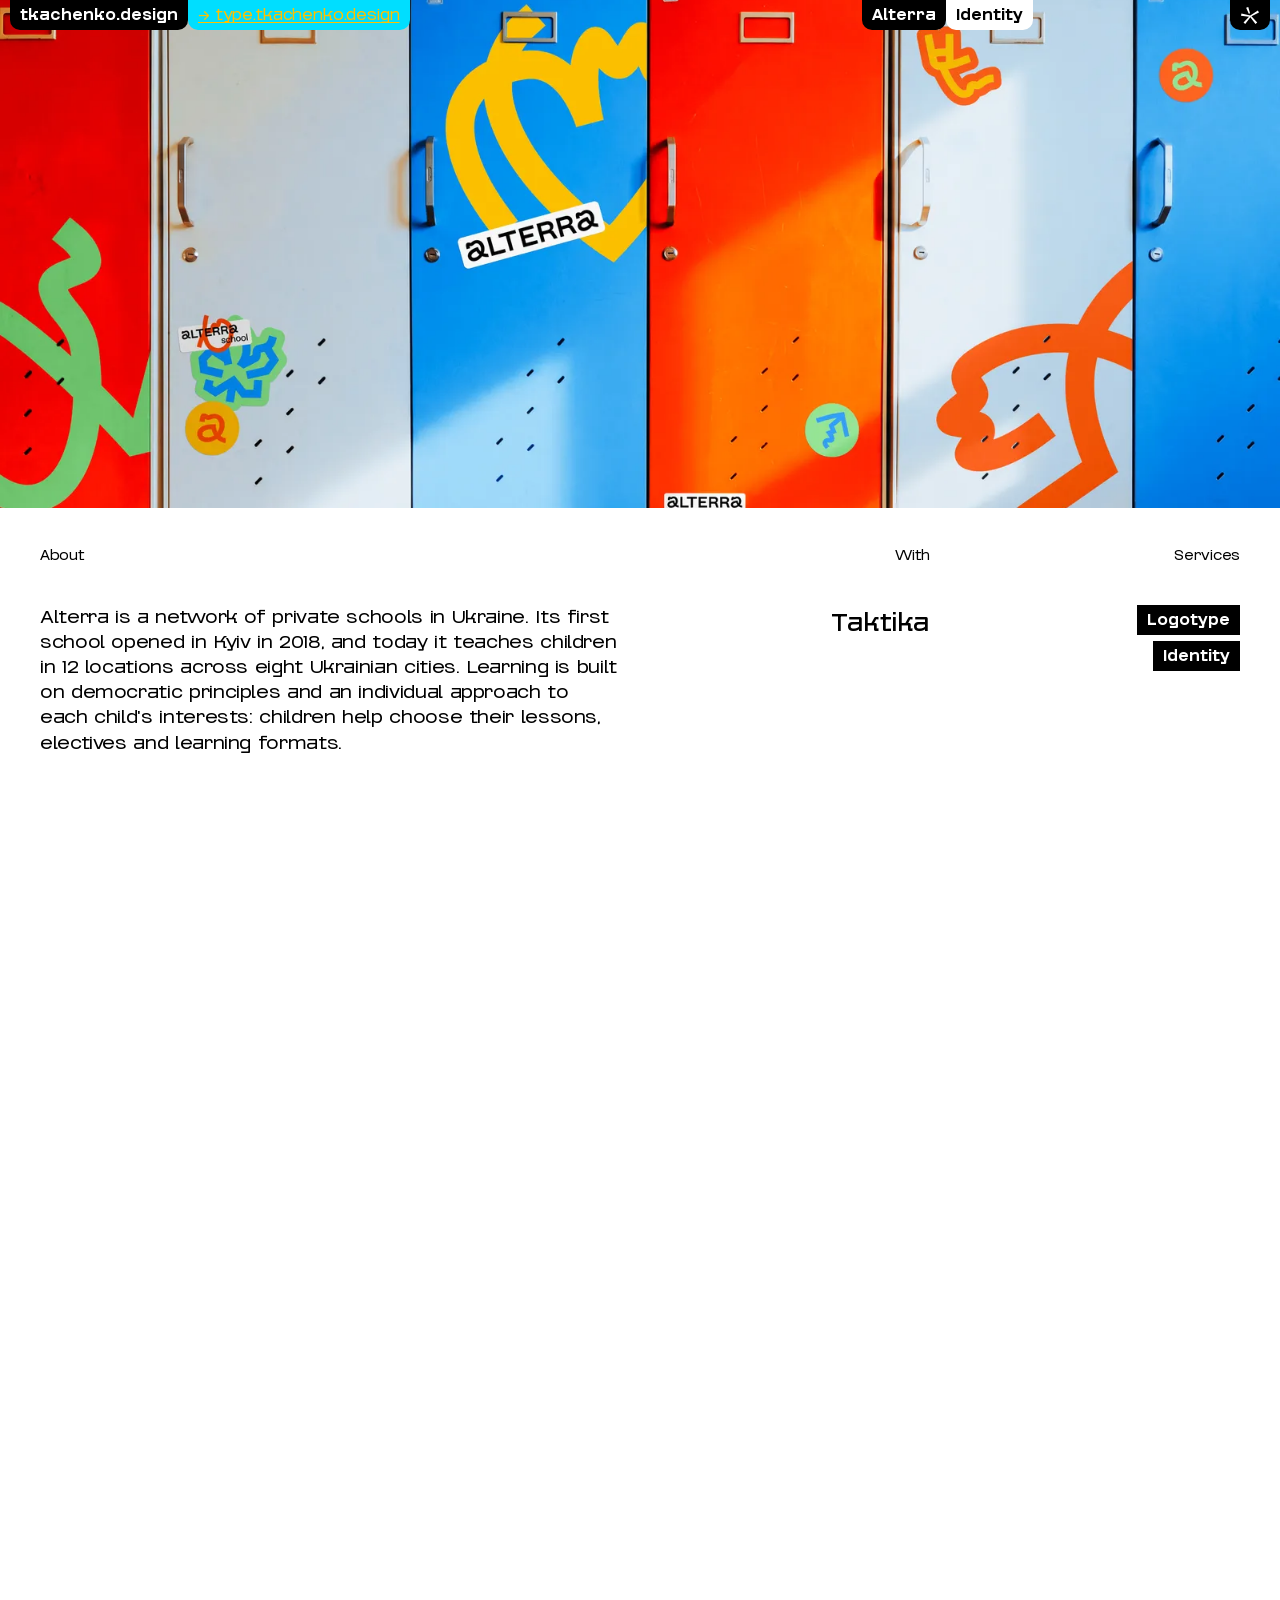
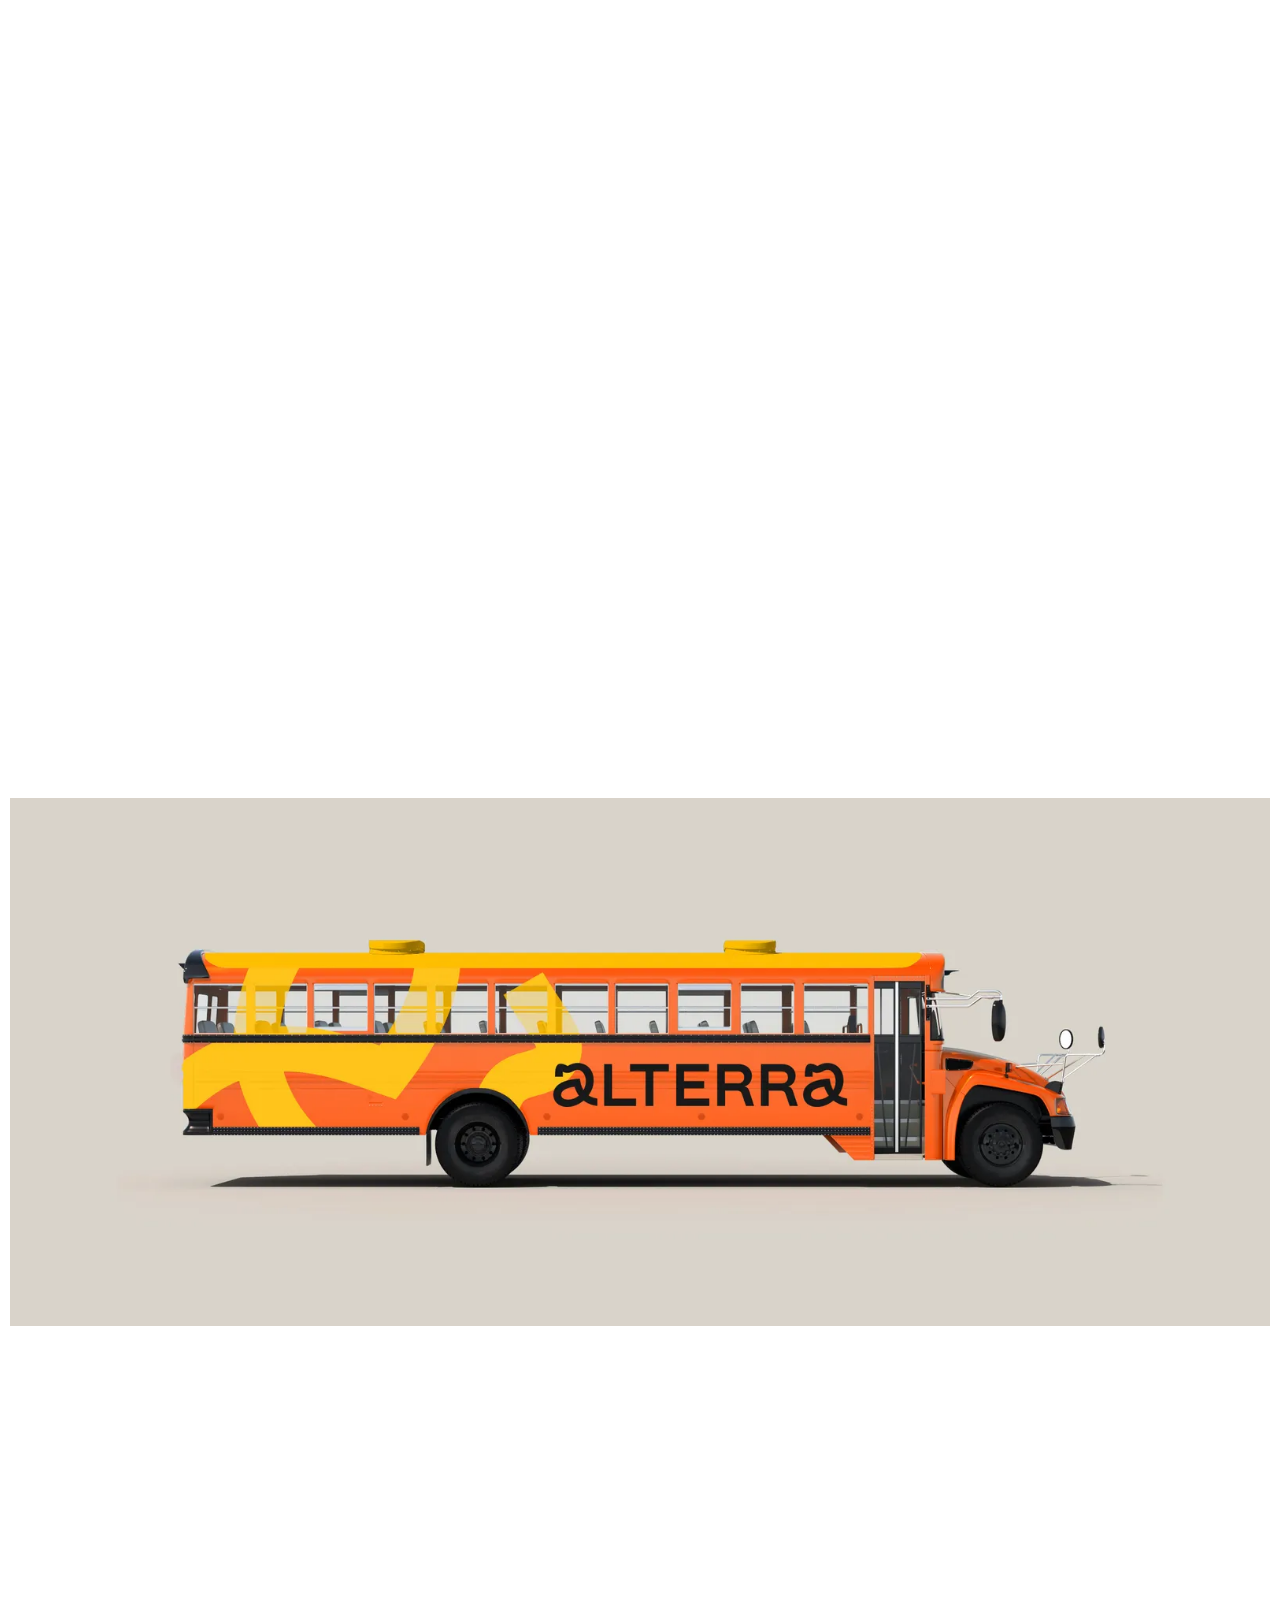
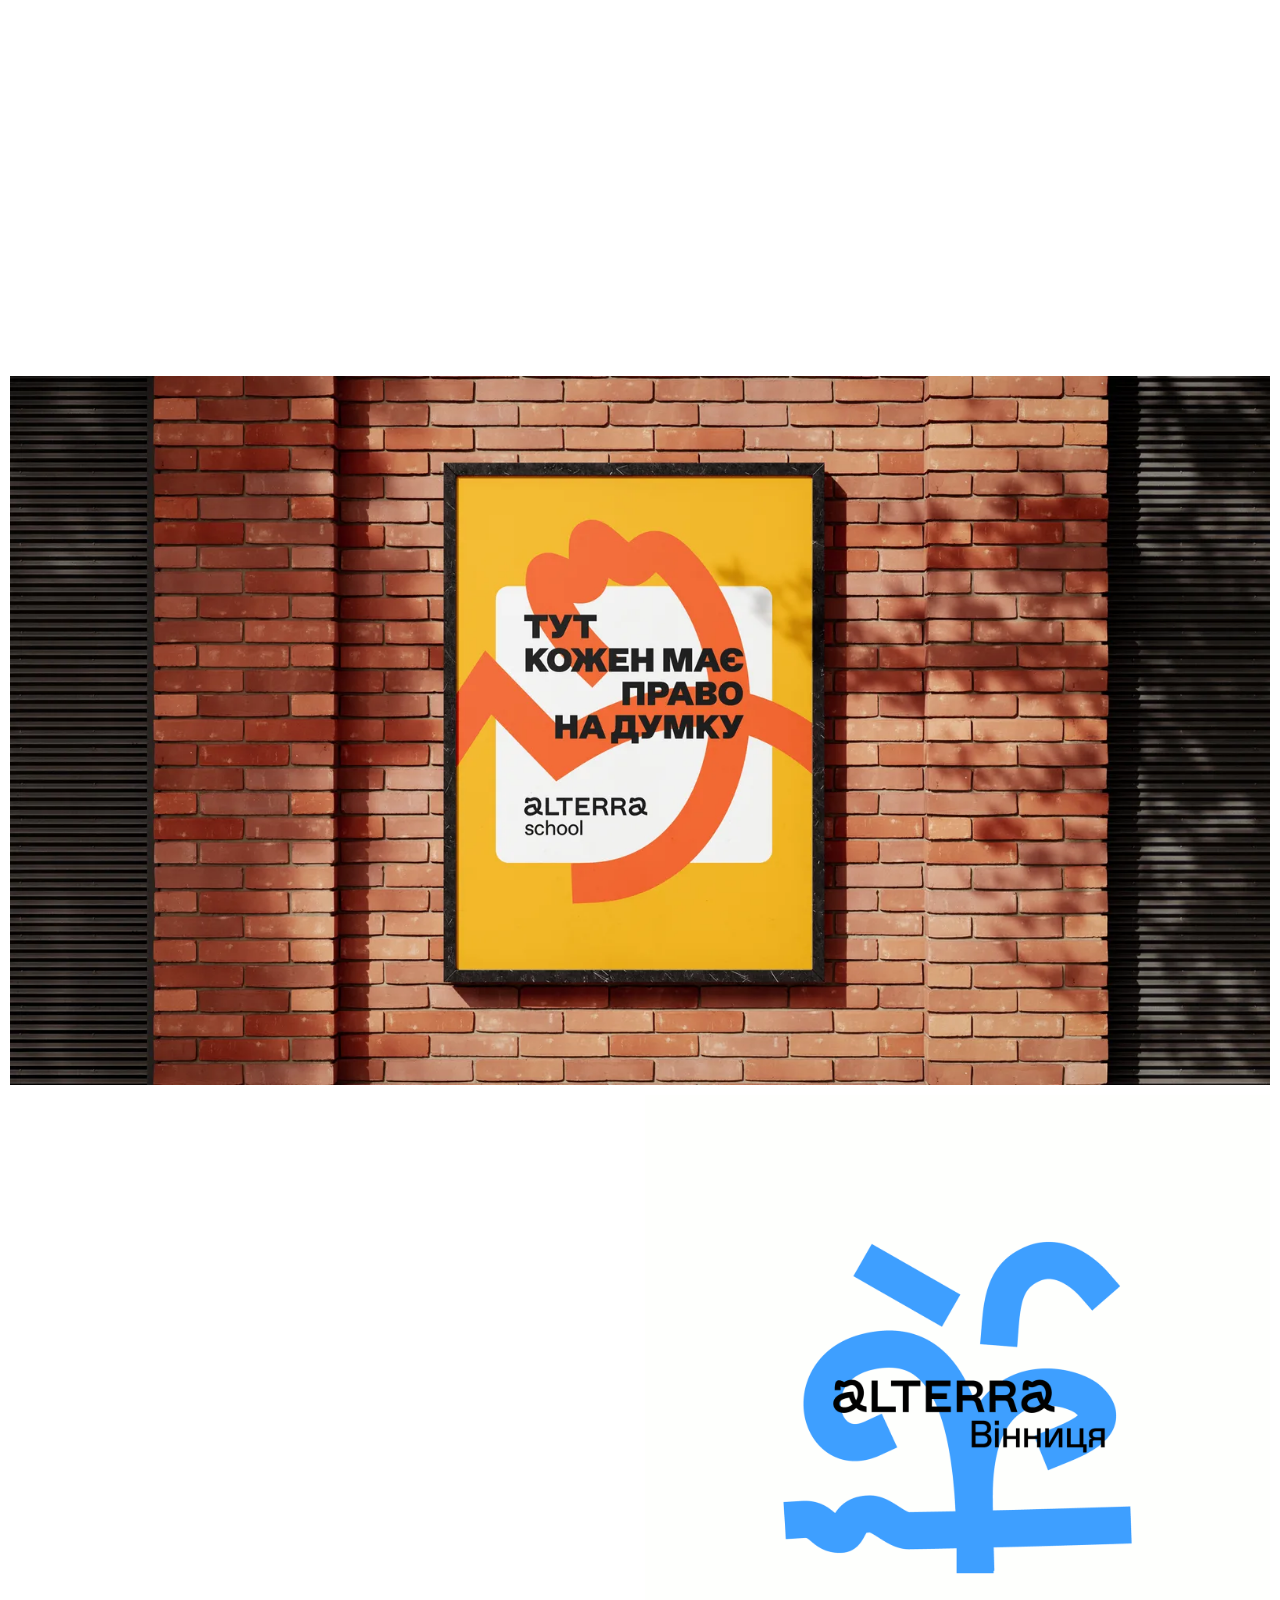
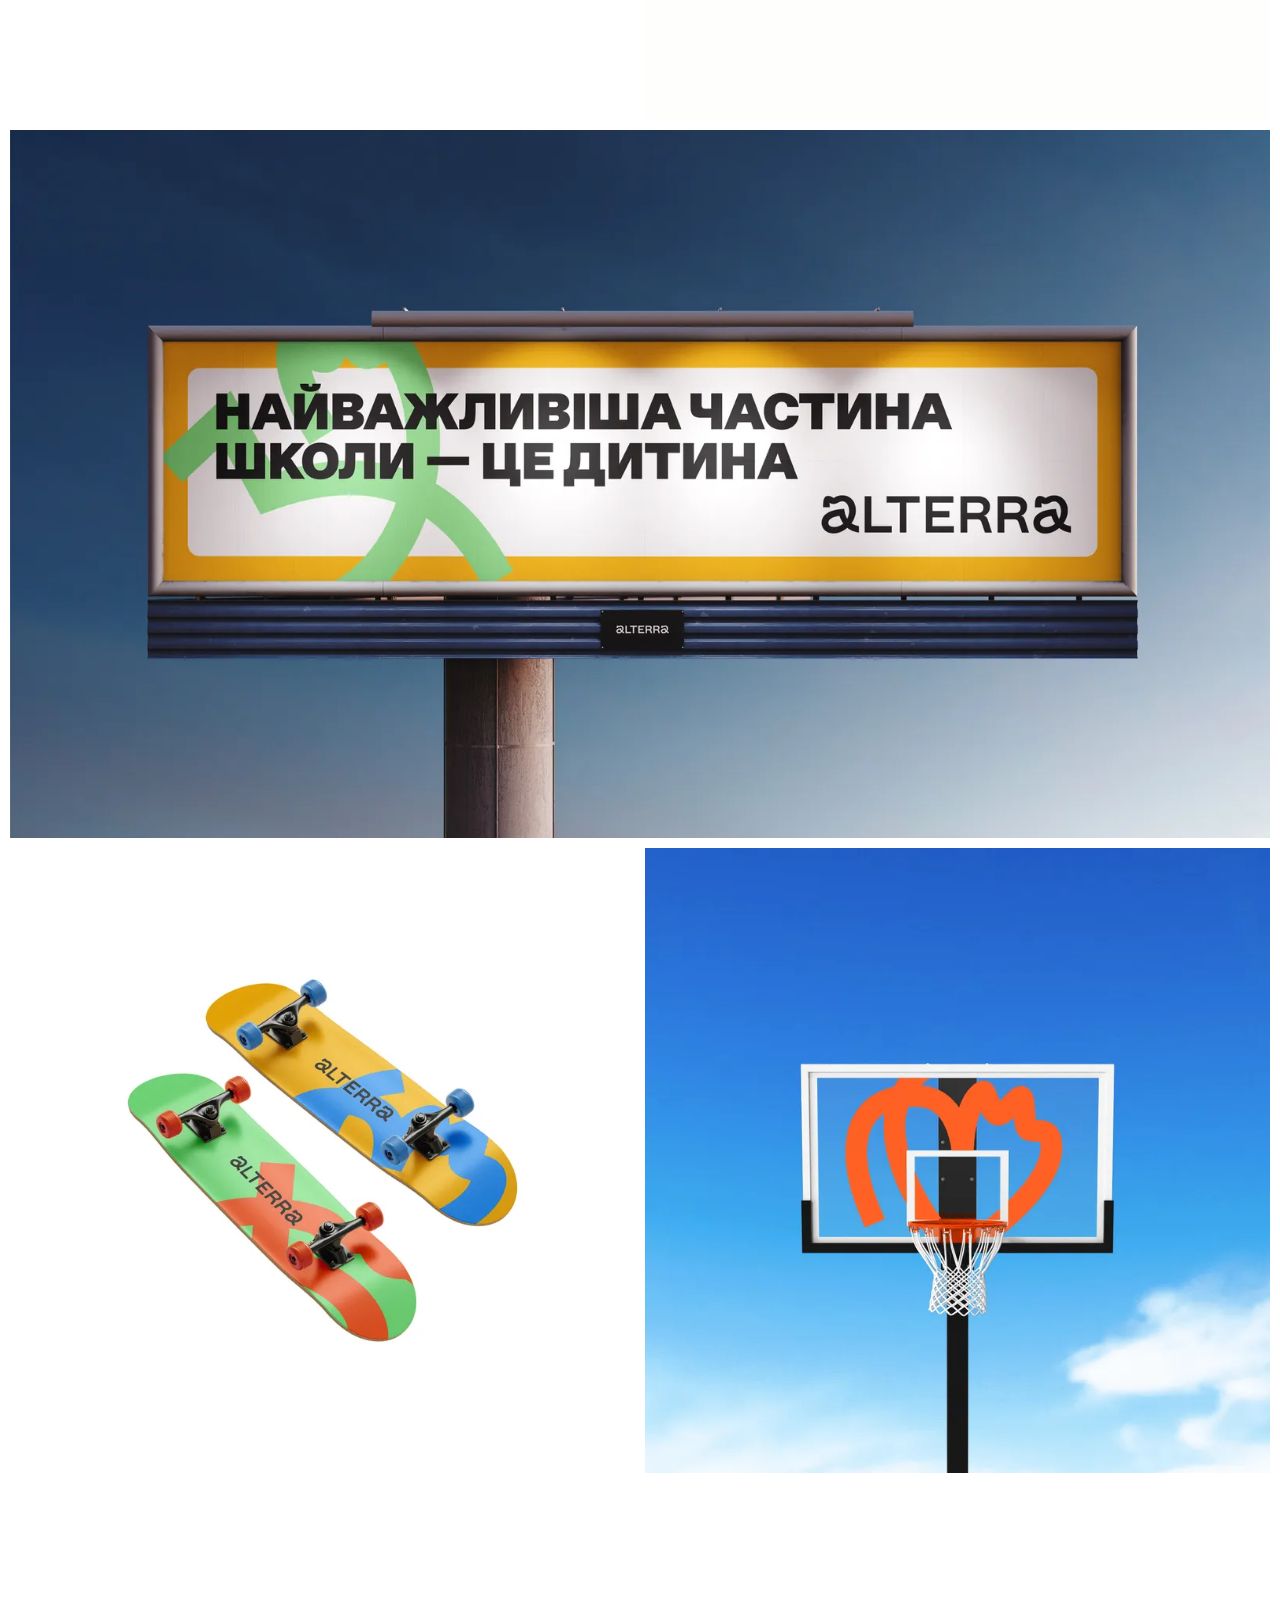
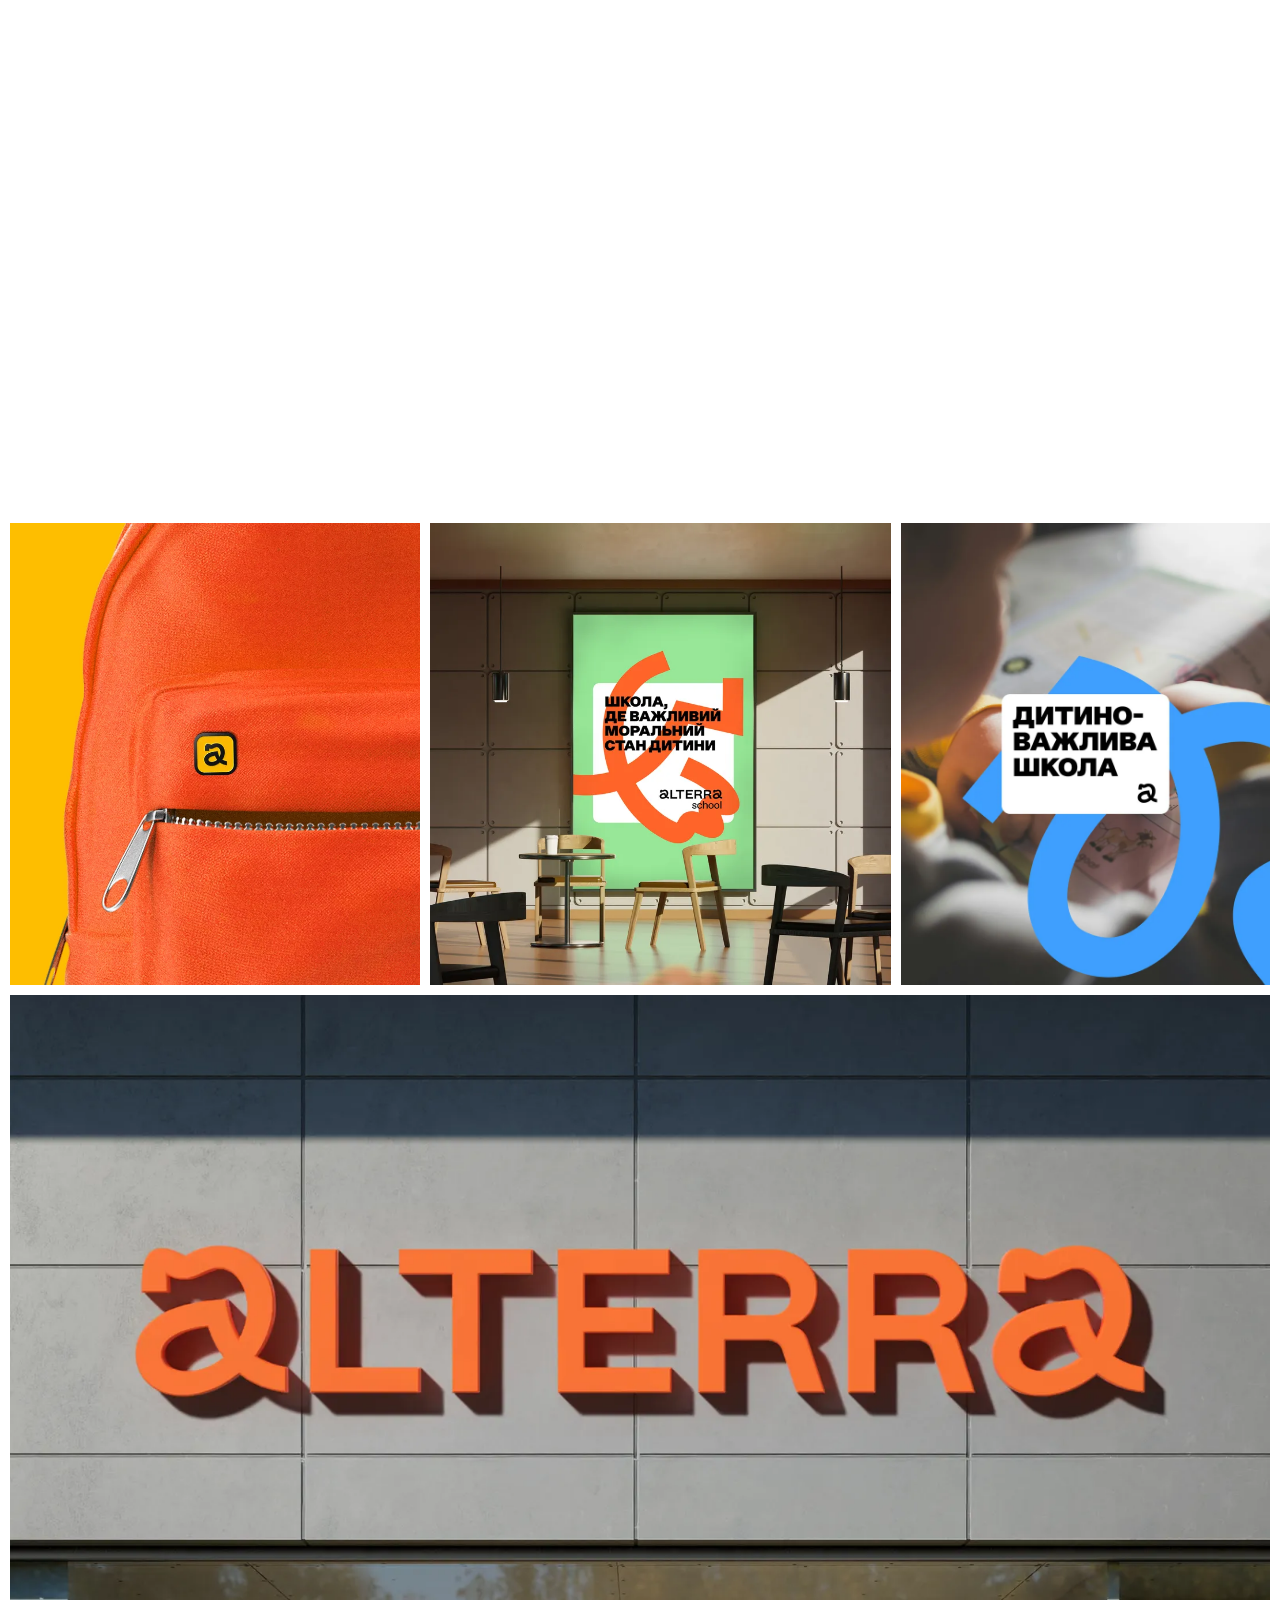
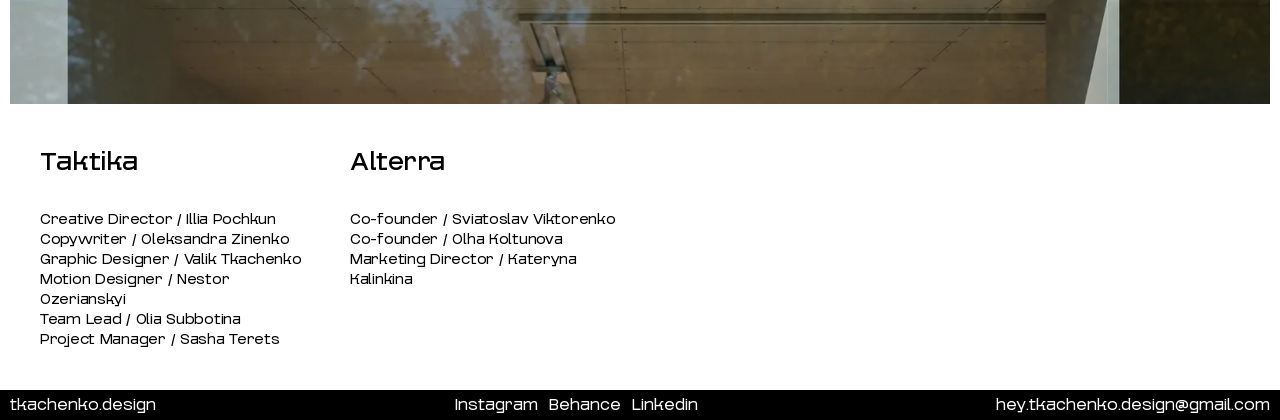
<file: alterra-school/index.html>
<!DOCTYPE html>
<html lang="en">
<head>
<meta charset="UTF-8">
<meta name="viewport" content="width=device-width, initial-scale=1">
<title>Alterra — tkachenko.design</title>
<meta name="description" content="Alterra is a network of private schools in Ukraine. Its first school opened in Kyiv in 2018, and today it teaches children in 12 locations across eight Ukrainia">
<meta property="og:type" content="website">
<meta property="og:site_name" content="tkachenko.design">
<meta property="og:title" content="Alterra — tkachenko.design">
<meta property="og:description" content="Alterra is a network of private schools in Ukraine. Its first school opened in Kyiv in 2018, and today it teaches children in 12 locations across eight Ukrainia">
<meta property="og:url" content="https://tkachenko.design/alterra-school/">
<meta property="og:image" content="https://tkachenko.design/assets/img/og.jpg">
<meta name="twitter:card" content="summary_large_image">
<meta property="og:image:width" content="1200">
<meta property="og:image:height" content="630">
<link rel="canonical" href="https://tkachenko.design/alterra-school/">
<link rel="icon" href="../assets/img/favicon.svg" type="image/svg+xml">
<link rel="stylesheet" href="../assets/css/style.css">
</head>
<body>
<header class="hdr hdr--case">
    <div class="hdr-left"><a class="tab tab--top tab--dark tab--bold" href="../"><span class="trim">tkachenko.design</span></a><a class="tab tab--top tab--light tab--link" href="https://type.tkachenko.design" target="_blank" rel="noopener"><span class="trim full">→ type.tkachenko.design</span><span class="trim short">→ type</span></a></div>
    <div class="hdr-mid"><span class="tab tab--top tab--dark tab--bold tab--name"><span class="trim">Alterra</span></span><span class="tab tab--top tab--light tab--bold tab--type"><span class="trim">Identity</span></span></div>
    <div class="hdr-right"><a class="tab tab--top tab--dark tab--sign" href="../" aria-label="tkachenko.design — home"><img src="../assets/img/sign.svg" alt=""></a></div>
</header>
<main>
<div class="case-hero"><img src="../media/alterra-school/cover-2560.webp?v=9aeea5af" srcset="../media/alterra-school/cover-800.webp?v=9aeea5af 800w, ../media/alterra-school/cover-1600.webp?v=9aeea5af 1600w, ../media/alterra-school/cover-2560.webp?v=9aeea5af 2560w" sizes="100vw" alt="" width="2560" height="1078" loading="eager" decoding="async"></div>
<section class="about">
    <h1 class="sr-only">Alterra</h1>
    <div class="about-block about-desc"><p class="label trim">About</p><div class="lead trim"><p>Alterra is a network of private schools in Ukraine. Its first school opened in Kyiv in 2018, and today it teaches children in 12 locations across eight Ukrainian cities. Learning is built on democratic principles and an individual approach to each child&#x27;s interests: children help choose their lessons, electives and learning formats.</p></div></div>
    <div class="about-block about-with"><p class="label trim">With</p><div class="big trim"><p>Taktika</p></div></div>
    <div class="about-block about-services"><p class="label trim">Services</p><ul class="service-list"><li class="tab tab--dark tab--bold service"><span class="trim">Logotype</span></li><li class="tab tab--dark tab--bold service"><span class="trim">Identity</span></li></ul></div>
</section>
<div class="gallery">
    <video src="../media/alterra-school/01.mp4?v=4bd8f72f" width="1920" height="1080" autoplay muted loop playsinline preload="metadata"></video>
    <video src="../media/alterra-school/02.mp4?v=f96f3d4c" width="1920" height="804" autoplay muted loop playsinline preload="metadata"></video>
    <div class="gallery-row">
        <video src="../media/alterra-school/03-01.mp4?v=4fbd35cf" width="1920" height="1920" style="flex-grow:1.0000" autoplay muted loop playsinline preload="metadata"></video>
        <video src="../media/alterra-school/03-02.mp4?v=8eec6c6e" width="1080" height="1080" style="flex-grow:1.0000" autoplay muted loop playsinline preload="metadata"></video>
    </div>
    <img src="../media/alterra-school/04-2470.webp?v=2ed7740e" srcset="../media/alterra-school/04-800.webp?v=2ed7740e 800w, ../media/alterra-school/04-1600.webp?v=2ed7740e 1600w, ../media/alterra-school/04-2470.webp?v=2ed7740e 2470w" sizes="100vw" alt="" width="2470" height="1034" loading="lazy" decoding="async">
    <video src="../media/alterra-school/05.mp4?v=d054aa0" width="1920" height="1080" autoplay muted loop playsinline preload="metadata"></video>
    <img src="../media/alterra-school/06-2200.webp?v=afc49642" srcset="../media/alterra-school/06-800.webp?v=afc49642 800w, ../media/alterra-school/06-1600.webp?v=afc49642 1600w, ../media/alterra-school/06-2200.webp?v=afc49642 2200w" sizes="100vw" alt="" width="2200" height="1238" loading="lazy" decoding="async">
    <div class="gallery-row">
        <video src="../media/alterra-school/07-01.mp4?v=31dde540" width="1600" height="1600" style="flex-grow:1.0000" autoplay muted loop playsinline preload="metadata"></video>
        <img src="../media/alterra-school/07-02.gif?v=9b831df4" alt="" width="1600" height="1600" style="flex-grow:1.0000" loading="lazy" decoding="async">
    </div>
    <img src="../media/alterra-school/08-2400.webp?v=99d76ee0" srcset="../media/alterra-school/08-800.webp?v=99d76ee0 800w, ../media/alterra-school/08-1600.webp?v=99d76ee0 1600w, ../media/alterra-school/08-2400.webp?v=99d76ee0 2400w" sizes="100vw" alt="" width="2400" height="1350" loading="lazy" decoding="async">
    <div class="gallery-row">
        <img src="../media/alterra-school/10-01-1500.webp?v=a046757b" srcset="../media/alterra-school/10-01-800.webp?v=a046757b 800w, ../media/alterra-school/10-01-1500.webp?v=a046757b 1500w" sizes="50vw" alt="" width="1500" height="1500" style="flex-grow:1.0000" loading="lazy" decoding="async">
        <img src="../media/alterra-school/10-02-1540.webp?v=ac4b247e" srcset="../media/alterra-school/10-02-800.webp?v=ac4b247e 800w, ../media/alterra-school/10-02-1540.webp?v=ac4b247e 1540w" sizes="50vw" alt="" width="1540" height="1540" style="flex-grow:1.0000" loading="lazy" decoding="async">
    </div>
    <video src="../media/alterra-school/11.mp4?v=bac1935" width="1920" height="1080" autoplay muted loop playsinline preload="metadata"></video>
    <div class="gallery-row">
        <img src="../media/alterra-school/12-01-1500.webp?v=f8a8d570" srcset="../media/alterra-school/12-01-800.webp?v=f8a8d570 800w, ../media/alterra-school/12-01-1500.webp?v=f8a8d570 1500w" sizes="34vw" alt="" width="1500" height="1690" style="flex-grow:0.8876" loading="lazy" decoding="async">
        <img src="../media/alterra-school/12-02-2000.webp?v=850ec5e8" srcset="../media/alterra-school/12-02-800.webp?v=850ec5e8 800w, ../media/alterra-school/12-02-1600.webp?v=850ec5e8 1600w, ../media/alterra-school/12-02-2000.webp?v=850ec5e8 2000w" sizes="34vw" alt="" width="2000" height="2000" style="flex-grow:1.0000" loading="lazy" decoding="async">
        <img src="../media/alterra-school/12-03-1162.webp?v=66574ffd" srcset="../media/alterra-school/12-03-800.webp?v=66574ffd 800w, ../media/alterra-school/12-03-1162.webp?v=66574ffd 1162w" sizes="34vw" alt="" width="1162" height="1453" style="flex-grow:0.7997" loading="lazy" decoding="async">
    </div>
    <img src="../media/alterra-school/13-1920.webp?v=be7d4fbf" srcset="../media/alterra-school/13-800.webp?v=be7d4fbf 800w, ../media/alterra-school/13-1600.webp?v=be7d4fbf 1600w, ../media/alterra-school/13-1920.webp?v=be7d4fbf 1920w" sizes="100vw" alt="" width="1920" height="1080" loading="lazy" decoding="async">
</div>
<section class="credits">
    <div class="credits-col"><h2 class="big trim">Taktika</h2><div class="credits-list trim"><p>Creative Director / Illia Pochkun</p><p>Copywriter / Oleksandra Zinenko</p><p>Graphic Designer / Valik Tkachenko</p><p>Motion Designer / Nestor Ozerianskyi</p><p>Team Lead / Olia Subbotina</p><p>Project Manager / Sasha Terets</p></div></div>
    <div class="credits-col"><h2 class="big trim">Alterra</h2><div class="credits-list trim"><p>Co-founder / Sviatoslav Viktorenko</p><p>Co-founder / Olha Koltunova</p><p>Marketing Director / Kateryna Kalinkina</p></div></div>
</section>
</main>
<footer class="ftr">
    <span class="trim ftr-name">tkachenko.design</span>
    <div class="ftr-socials"><a href="https://www.instagram.com/tkachenko.valentyn/" target="_blank" rel="noopener" aria-label="Instagram"><span class="trim full">Instagram</span><span class="trim short">inst.</span></a><a href="https://www.behance.net/tkachenkodesign" target="_blank" rel="noopener" aria-label="Behance"><span class="trim full">Behance</span><span class="trim short">be.</span></a><a href="https://www.linkedin.com/in/valentyn-tkachenko-5368aa172/" target="_blank" rel="noopener" aria-label="Linkedin"><span class="trim full">Linkedin</span><span class="trim short">li.</span></a></div>
    <a href="mailto:hey.tkachenko.design@gmail.com"><span class="trim">hey.tkachenko.design@gmail.com</span></a>
</footer>
<script src="../assets/js/site.js" defer></script>
</body>
</html>
</file>
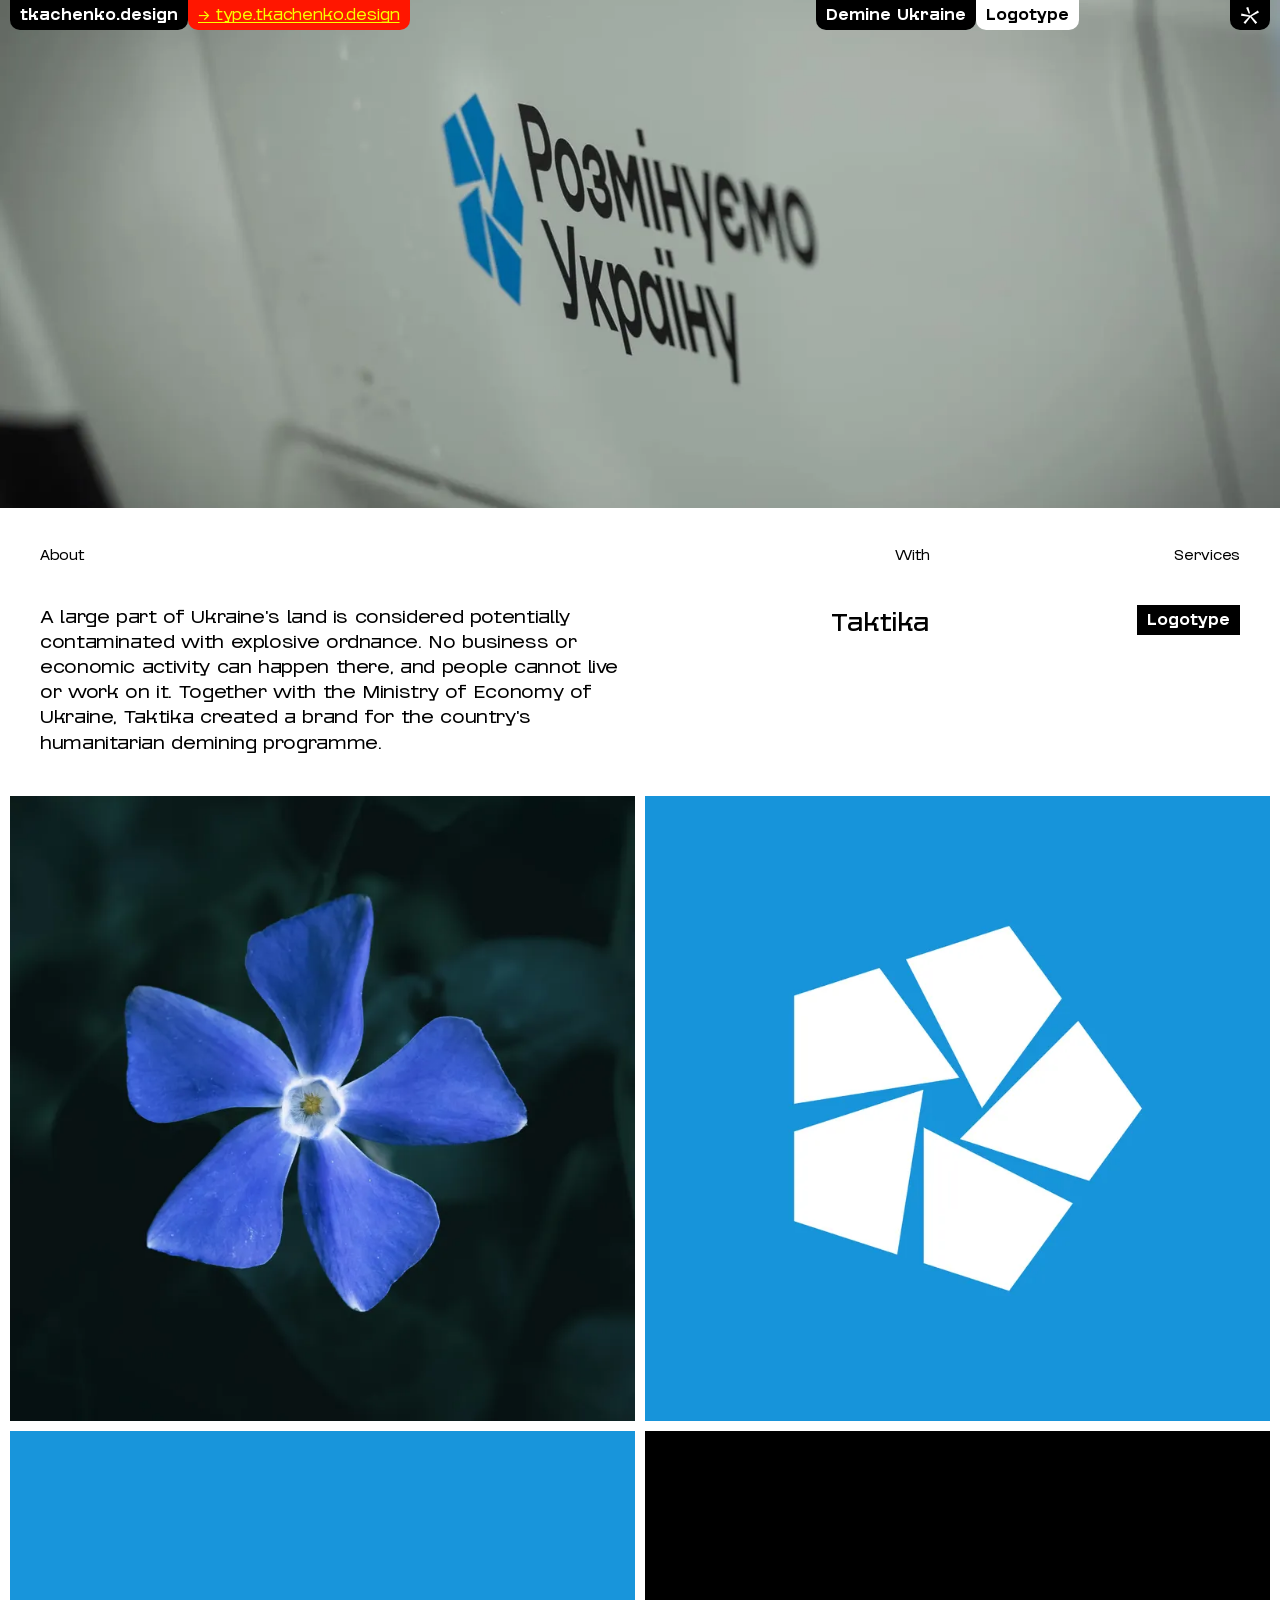
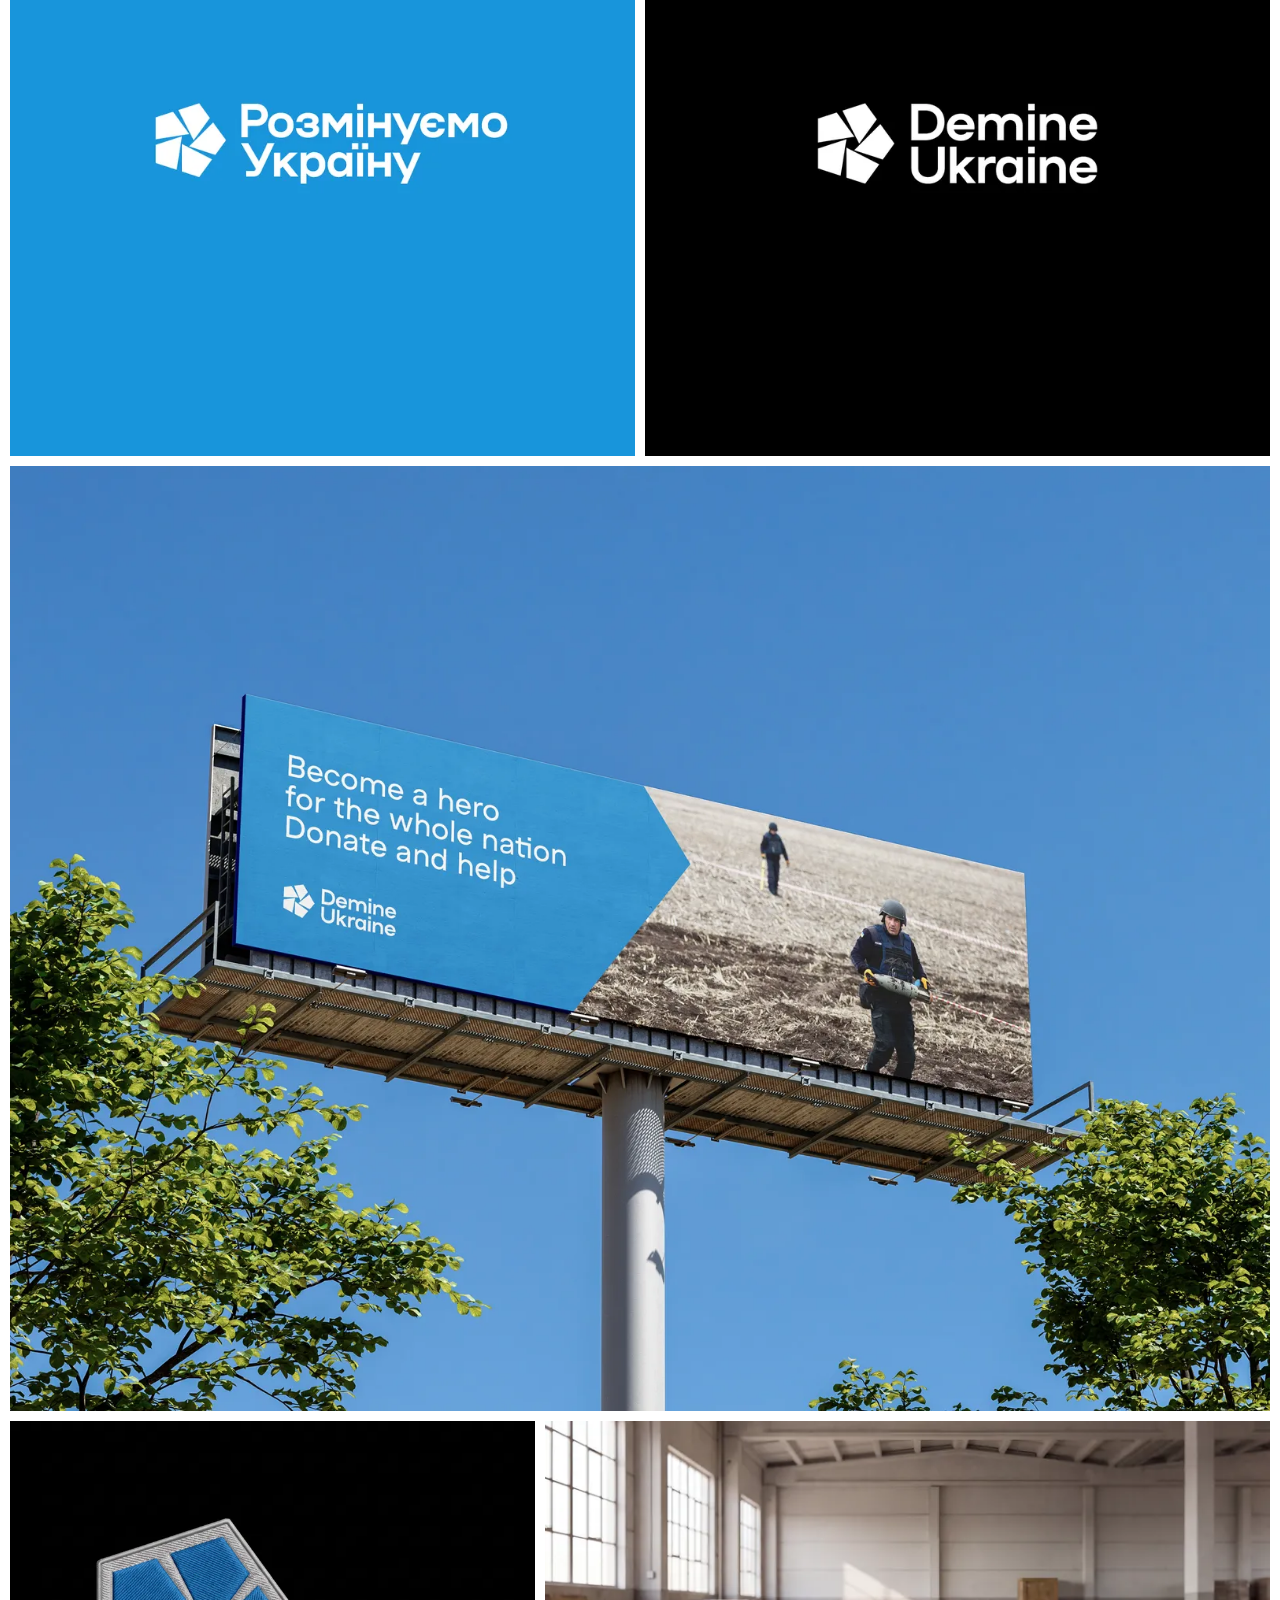
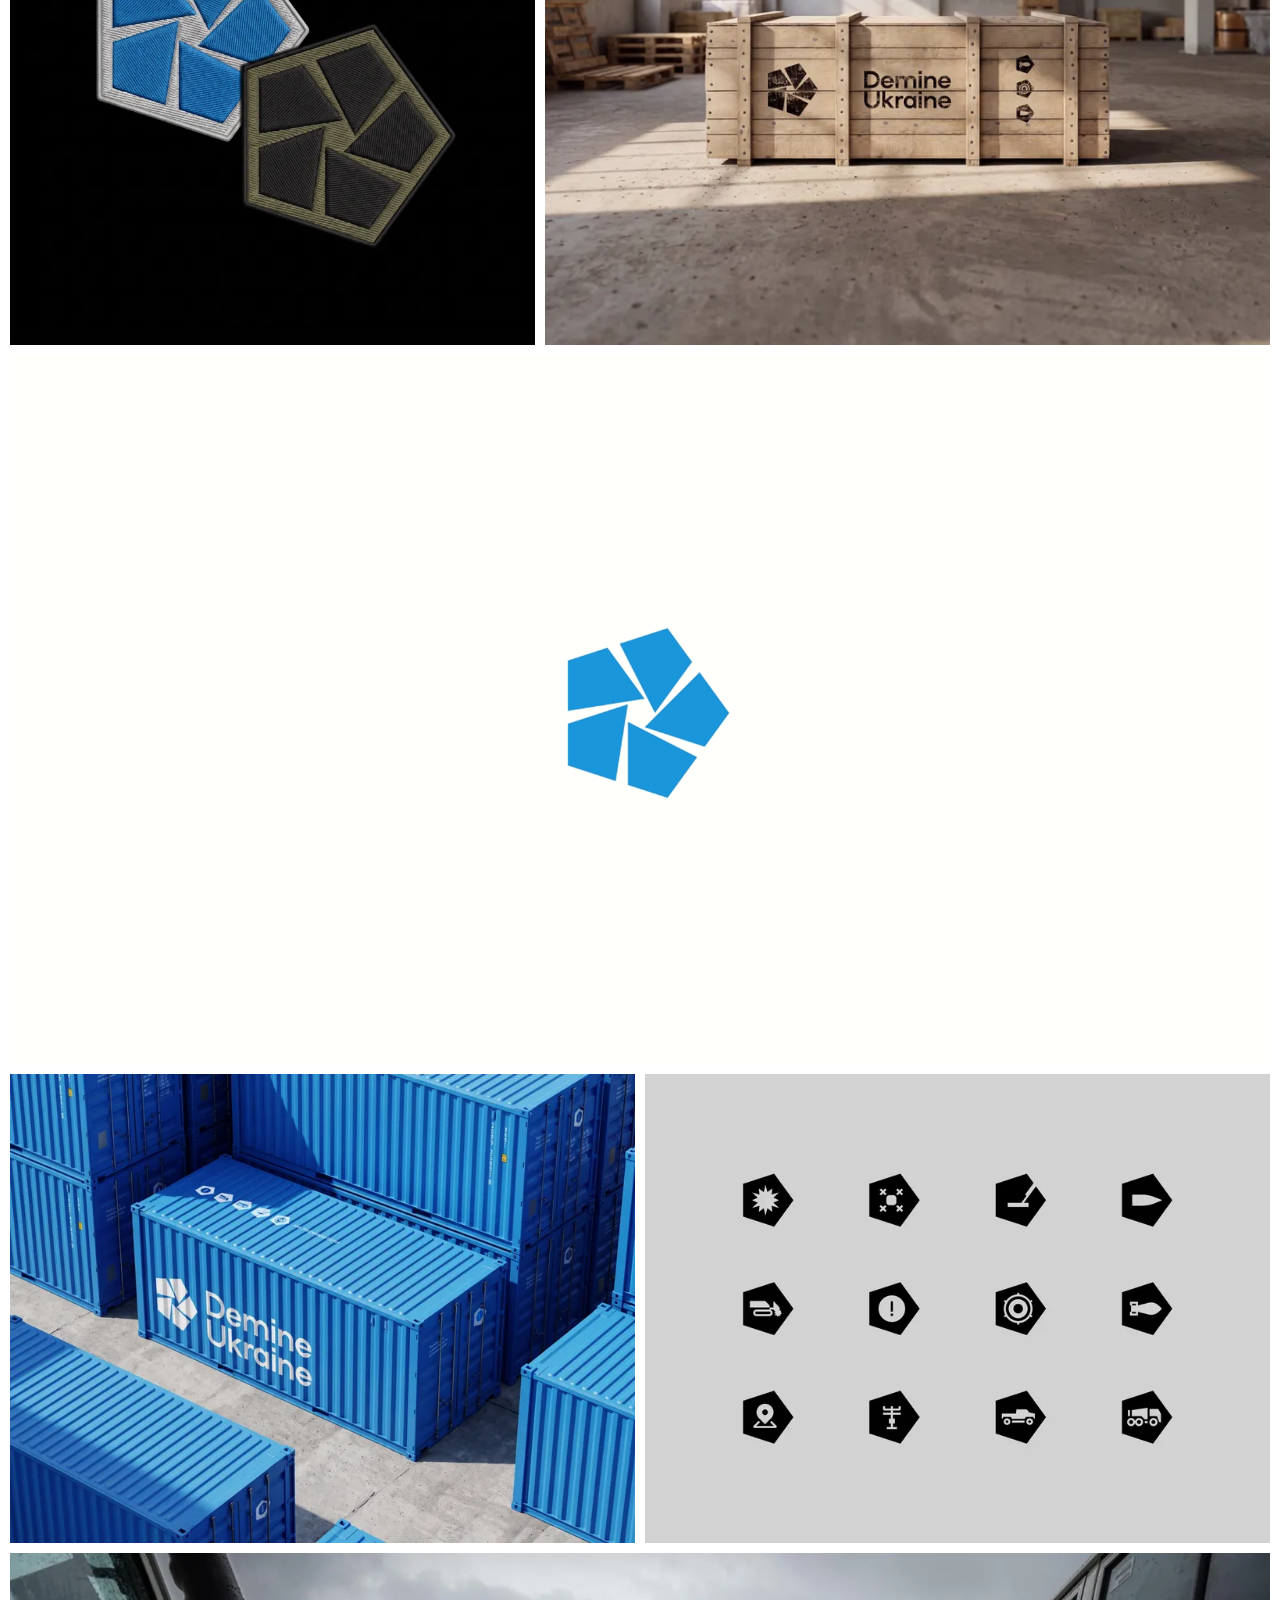
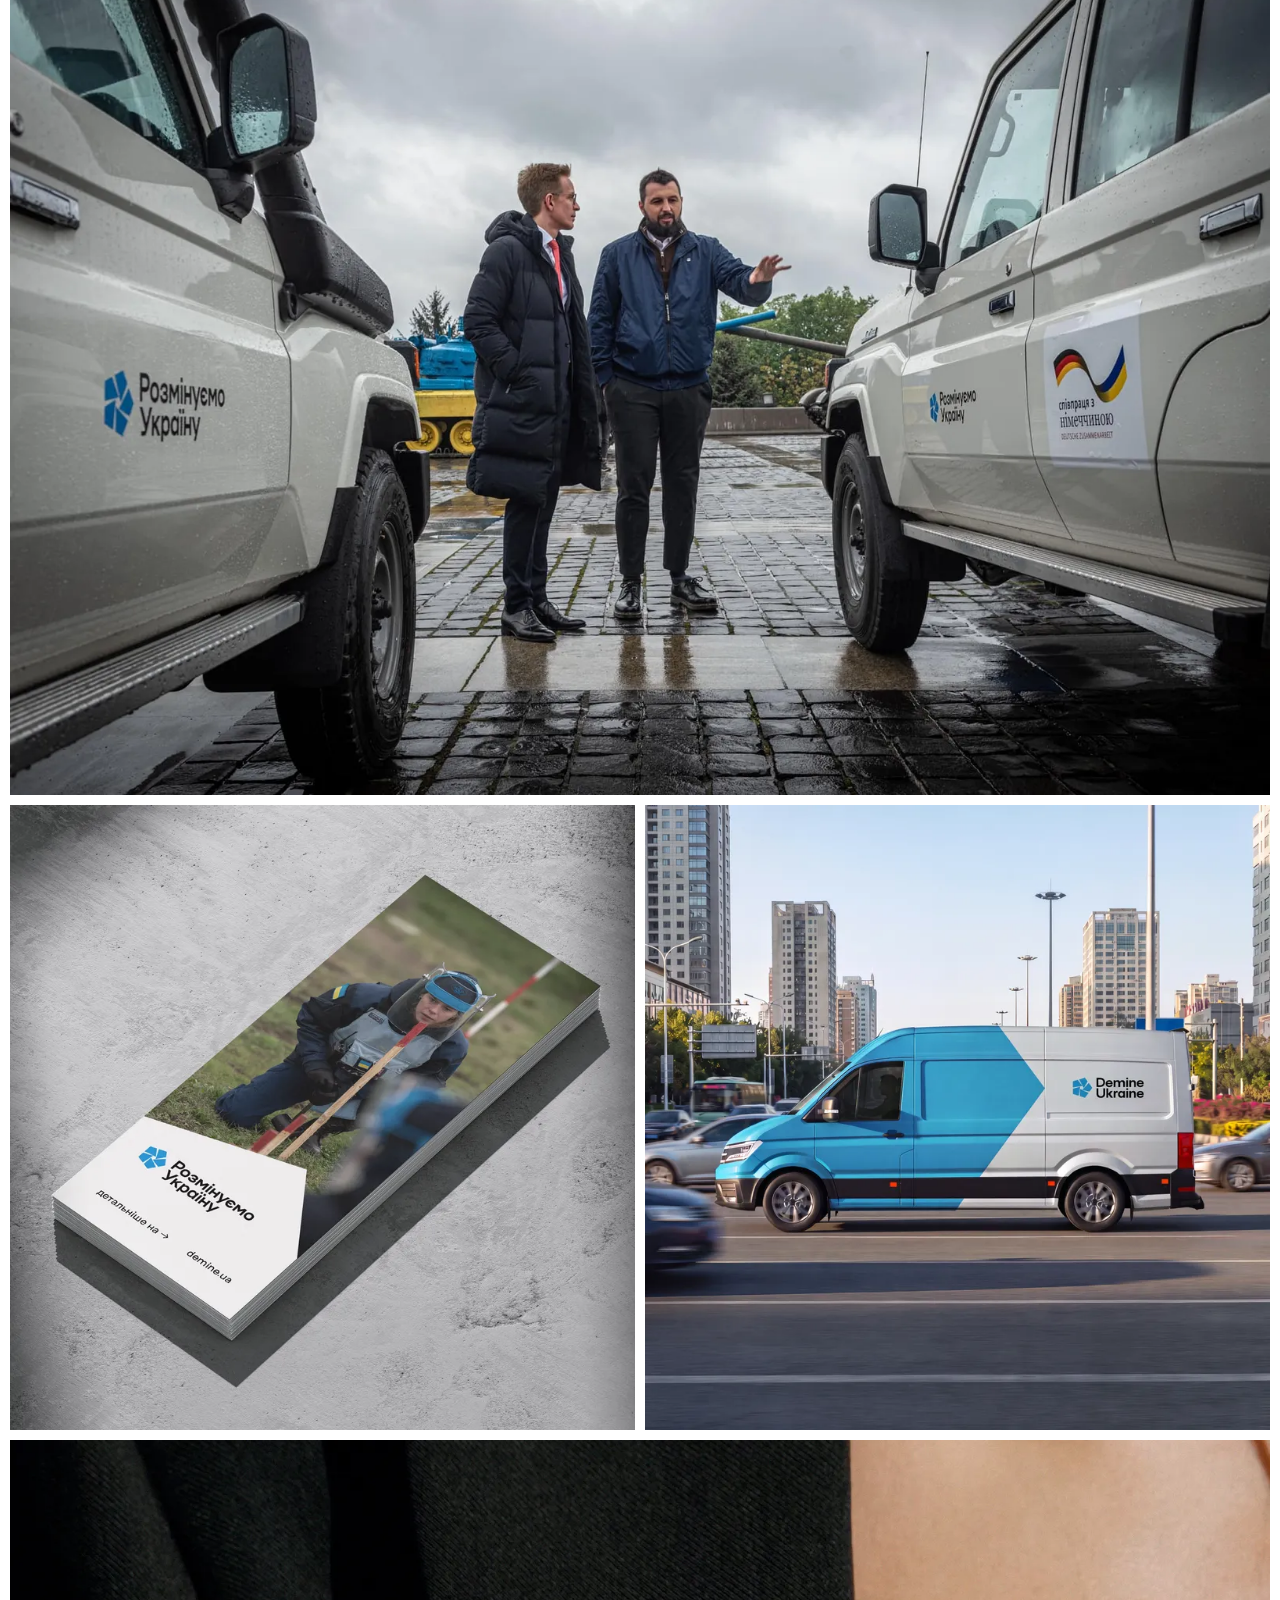
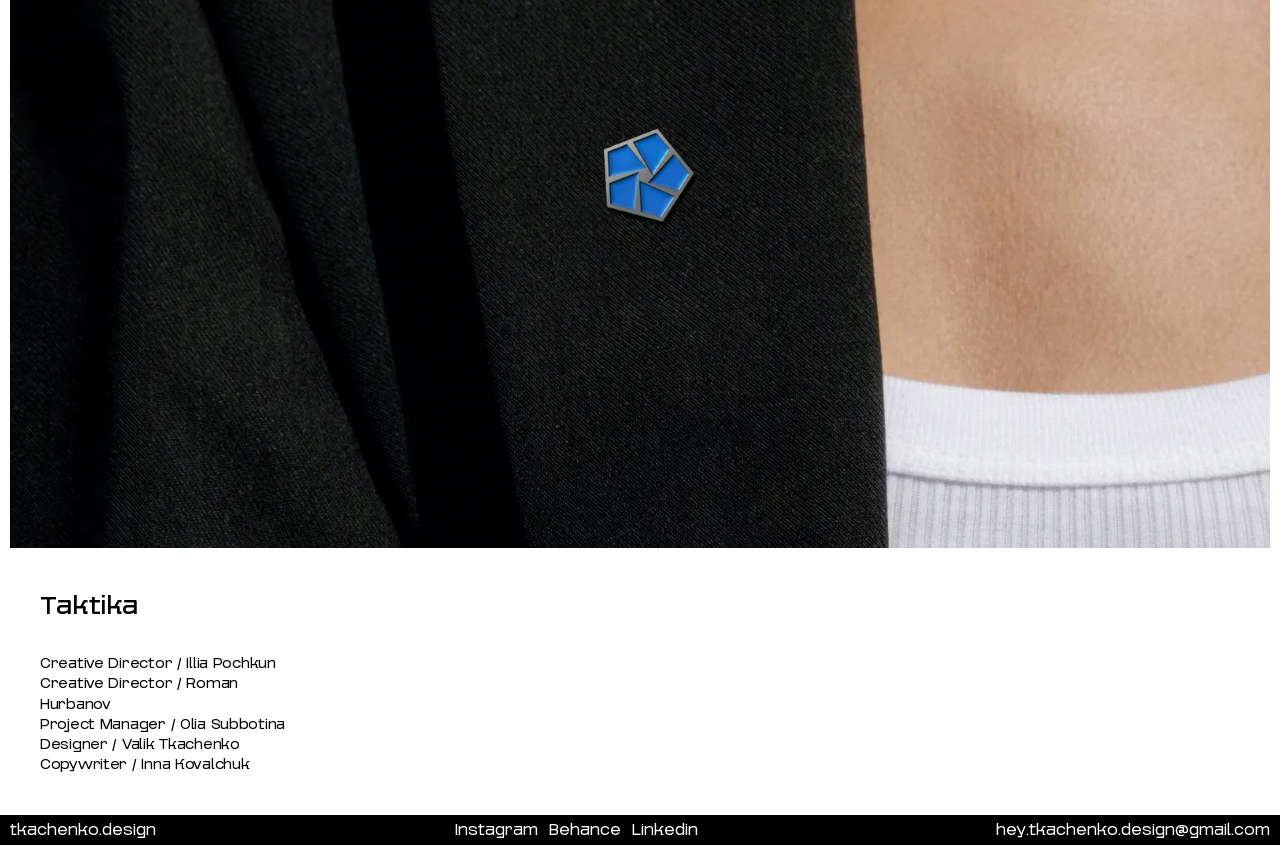
<file: demine-ukraine/index.html>
<!DOCTYPE html>
<html lang="en">
<head>
<meta charset="UTF-8">
<meta name="viewport" content="width=device-width, initial-scale=1">
<title>Demine Ukraine — tkachenko.design</title>
<meta name="description" content="A large part of Ukraine&#x27;s land is considered potentially contaminated with explosive ordnance. No business or economic activity can happen there, and people can">
<meta property="og:type" content="website">
<meta property="og:site_name" content="tkachenko.design">
<meta property="og:title" content="Demine Ukraine — tkachenko.design">
<meta property="og:description" content="A large part of Ukraine&#x27;s land is considered potentially contaminated with explosive ordnance. No business or economic activity can happen there, and people can">
<meta property="og:url" content="https://tkachenko.design/demine-ukraine/">
<meta property="og:image" content="https://tkachenko.design/assets/img/og.jpg">
<meta name="twitter:card" content="summary_large_image">
<meta property="og:image:width" content="1200">
<meta property="og:image:height" content="630">
<link rel="canonical" href="https://tkachenko.design/demine-ukraine/">
<link rel="icon" href="../assets/img/favicon.svg" type="image/svg+xml">
<link rel="stylesheet" href="../assets/css/style.css">
</head>
<body>
<header class="hdr hdr--case">
    <div class="hdr-left"><a class="tab tab--top tab--dark tab--bold" href="../"><span class="trim">tkachenko.design</span></a><a class="tab tab--top tab--light tab--link" href="https://type.tkachenko.design" target="_blank" rel="noopener"><span class="trim full">→ type.tkachenko.design</span><span class="trim short">→ type</span></a></div>
    <div class="hdr-mid"><span class="tab tab--top tab--dark tab--bold tab--name"><span class="trim">Demine Ukraine</span></span><span class="tab tab--top tab--light tab--bold tab--type"><span class="trim">Logotype</span></span></div>
    <div class="hdr-right"><a class="tab tab--top tab--dark tab--sign" href="../" aria-label="tkachenko.design — home"><img src="../assets/img/sign.svg" alt=""></a></div>
</header>
<main>
<div class="case-hero"><img src="../media/demine-ukraine/cover-2048.webp?v=4602f8a6" srcset="../media/demine-ukraine/cover-800.webp?v=4602f8a6 800w, ../media/demine-ukraine/cover-1600.webp?v=4602f8a6 1600w, ../media/demine-ukraine/cover-2048.webp?v=4602f8a6 2048w" sizes="100vw" alt="" width="2048" height="1368" loading="eager" decoding="async"></div>
<section class="about">
    <h1 class="sr-only">Demine Ukraine</h1>
    <div class="about-block about-desc"><p class="label trim">About</p><div class="lead trim"><p>A large part of Ukraine&#x27;s land is considered potentially contaminated with explosive ordnance. No business or economic activity can happen there, and people cannot live or work on it. Together with the Ministry of Economy of Ukraine, Taktika created a brand for the country&#x27;s humanitarian demining programme.</p></div></div>
    <div class="about-block about-with"><p class="label trim">With</p><div class="big trim"><p>Taktika</p></div></div>
    <div class="about-block about-services"><p class="label trim">Services</p><ul class="service-list"><li class="tab tab--dark tab--bold service"><span class="trim">Logotype</span></li></ul></div>
</section>
<div class="gallery">
    <div class="gallery-row">
        <img src="../media/demine-ukraine/01-01-1500.webp?v=4e6f8237" srcset="../media/demine-ukraine/01-01-800.webp?v=4e6f8237 800w, ../media/demine-ukraine/01-01-1500.webp?v=4e6f8237 1500w" sizes="50vw" alt="" width="1500" height="1500" style="flex-grow:1.0000" loading="lazy" decoding="async">
        <img src="../media/demine-ukraine/01-02-2380.webp?v=89f878a2" srcset="../media/demine-ukraine/01-02-800.webp?v=89f878a2 800w, ../media/demine-ukraine/01-02-1600.webp?v=89f878a2 1600w, ../media/demine-ukraine/01-02-2380.webp?v=89f878a2 2380w" sizes="50vw" alt="" width="2380" height="2380" style="flex-grow:1.0000" loading="lazy" decoding="async">
    </div>
    <div class="gallery-row">
        <img src="../media/demine-ukraine/02-01-1400.webp?v=b9a45443" srcset="../media/demine-ukraine/02-01-800.webp?v=b9a45443 800w, ../media/demine-ukraine/02-01-1400.webp?v=b9a45443 1400w" sizes="50vw" alt="" width="1400" height="1400" style="flex-grow:1.0000" loading="lazy" decoding="async">
        <img src="../media/demine-ukraine/02-02-1400.webp?v=8f2cf06d" srcset="../media/demine-ukraine/02-02-800.webp?v=8f2cf06d 800w, ../media/demine-ukraine/02-02-1400.webp?v=8f2cf06d 1400w" sizes="50vw" alt="" width="1400" height="1400" style="flex-grow:1.0000" loading="lazy" decoding="async">
    </div>
    <img src="../media/demine-ukraine/03-2560.webp?v=7f3e1cd3" srcset="../media/demine-ukraine/03-800.webp?v=7f3e1cd3 800w, ../media/demine-ukraine/03-1600.webp?v=7f3e1cd3 1600w, ../media/demine-ukraine/03-2560.webp?v=7f3e1cd3 2560w" sizes="100vw" alt="" width="2560" height="1920" loading="lazy" decoding="async">
    <div class="gallery-row">
        <img src="../media/demine-ukraine/04-01-1500.webp?v=624b2084" srcset="../media/demine-ukraine/04-01-800.webp?v=624b2084 800w, ../media/demine-ukraine/04-01-1500.webp?v=624b2084 1500w" sizes="50vw" alt="" width="1500" height="1500" style="flex-grow:1.0000" loading="lazy" decoding="async">
        <img src="../media/demine-ukraine/04-02-2560.webp?v=e2052dc8" srcset="../media/demine-ukraine/04-02-800.webp?v=e2052dc8 800w, ../media/demine-ukraine/04-02-1600.webp?v=e2052dc8 1600w, ../media/demine-ukraine/04-02-2560.webp?v=e2052dc8 2560w" sizes="50vw" alt="" width="2560" height="1851" style="flex-grow:1.3830" loading="lazy" decoding="async">
    </div>
    <img src="../media/demine-ukraine/05.gif?v=f317d45b" alt="" width="1920" height="1080" loading="lazy" decoding="async">
    <div class="gallery-row">
        <img src="../media/demine-ukraine/06-01-2000.webp?v=1227e7d0" srcset="../media/demine-ukraine/06-01-800.webp?v=1227e7d0 800w, ../media/demine-ukraine/06-01-1600.webp?v=1227e7d0 1600w, ../media/demine-ukraine/06-01-2000.webp?v=1227e7d0 2000w" sizes="50vw" alt="" width="2000" height="1500" style="flex-grow:1.3333" loading="lazy" decoding="async">
        <img src="../media/demine-ukraine/06-02-2560.webp?v=b5c4129f" srcset="../media/demine-ukraine/06-02-800.webp?v=b5c4129f 800w, ../media/demine-ukraine/06-02-1600.webp?v=b5c4129f 1600w, ../media/demine-ukraine/06-02-2560.webp?v=b5c4129f 2560w" sizes="50vw" alt="" width="2560" height="1920" style="flex-grow:1.3333" loading="lazy" decoding="async">
    </div>
    <img src="../media/demine-ukraine/07-2048.webp?v=4ce3fa03" srcset="../media/demine-ukraine/07-800.webp?v=4ce3fa03 800w, ../media/demine-ukraine/07-1600.webp?v=4ce3fa03 1600w, ../media/demine-ukraine/07-2048.webp?v=4ce3fa03 2048w" sizes="100vw" alt="" width="2048" height="1368" loading="lazy" decoding="async">
    <div class="gallery-row">
        <img src="../media/demine-ukraine/08-01-2560.webp?v=61cc57b8" srcset="../media/demine-ukraine/08-01-800.webp?v=61cc57b8 800w, ../media/demine-ukraine/08-01-1600.webp?v=61cc57b8 1600w, ../media/demine-ukraine/08-01-2560.webp?v=61cc57b8 2560w" sizes="50vw" alt="" width="2560" height="2560" style="flex-grow:1.0000" loading="lazy" decoding="async">
        <img src="../media/demine-ukraine/08-02-2560.webp?v=c2329cd7" srcset="../media/demine-ukraine/08-02-800.webp?v=c2329cd7 800w, ../media/demine-ukraine/08-02-1600.webp?v=c2329cd7 1600w, ../media/demine-ukraine/08-02-2560.webp?v=c2329cd7 2560w" sizes="50vw" alt="" width="2560" height="2560" style="flex-grow:1.0000" loading="lazy" decoding="async">
    </div>
    <img src="../media/demine-ukraine/09-1920.webp?v=7ba0ac08" srcset="../media/demine-ukraine/09-800.webp?v=7ba0ac08 800w, ../media/demine-ukraine/09-1600.webp?v=7ba0ac08 1600w, ../media/demine-ukraine/09-1920.webp?v=7ba0ac08 1920w" sizes="100vw" alt="" width="1920" height="1080" loading="lazy" decoding="async">
</div>
<section class="credits">
    <div class="credits-col"><h2 class="big trim">Taktika</h2><div class="credits-list trim"><p>Creative Director / Illia Pochkun</p><p>Creative Director / Roman Hurbanov</p><p>Project Manager / Olia Subbotina</p><p>Designer / Valik Tkachenko</p><p>Copywriter / Inna Kovalchuk</p></div></div>
</section>
</main>
<footer class="ftr">
    <span class="trim ftr-name">tkachenko.design</span>
    <div class="ftr-socials"><a href="https://www.instagram.com/tkachenko.valentyn/" target="_blank" rel="noopener" aria-label="Instagram"><span class="trim full">Instagram</span><span class="trim short">inst.</span></a><a href="https://www.behance.net/tkachenkodesign" target="_blank" rel="noopener" aria-label="Behance"><span class="trim full">Behance</span><span class="trim short">be.</span></a><a href="https://www.linkedin.com/in/valentyn-tkachenko-5368aa172/" target="_blank" rel="noopener" aria-label="Linkedin"><span class="trim full">Linkedin</span><span class="trim short">li.</span></a></div>
    <a href="mailto:hey.tkachenko.design@gmail.com"><span class="trim">hey.tkachenko.design@gmail.com</span></a>
</footer>
<script src="../assets/js/site.js" defer></script>
</body>
</html>
</file>
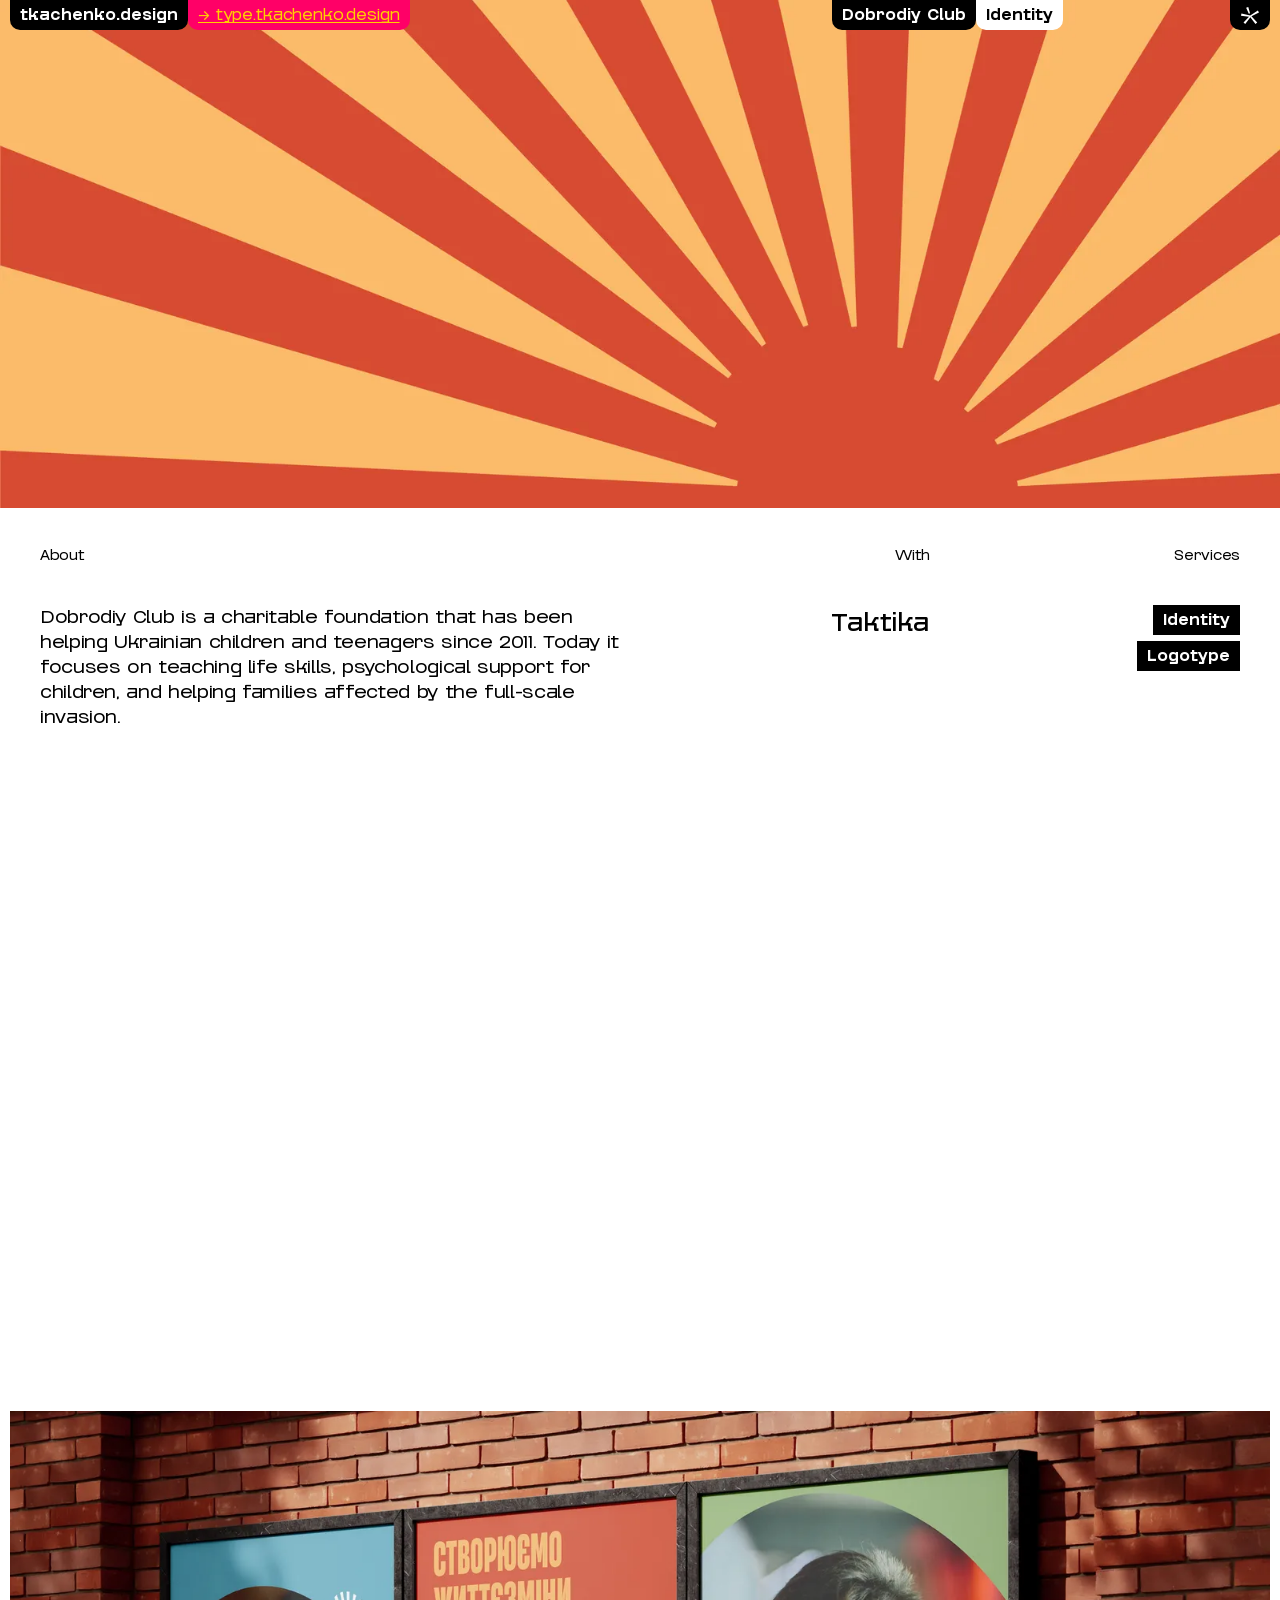
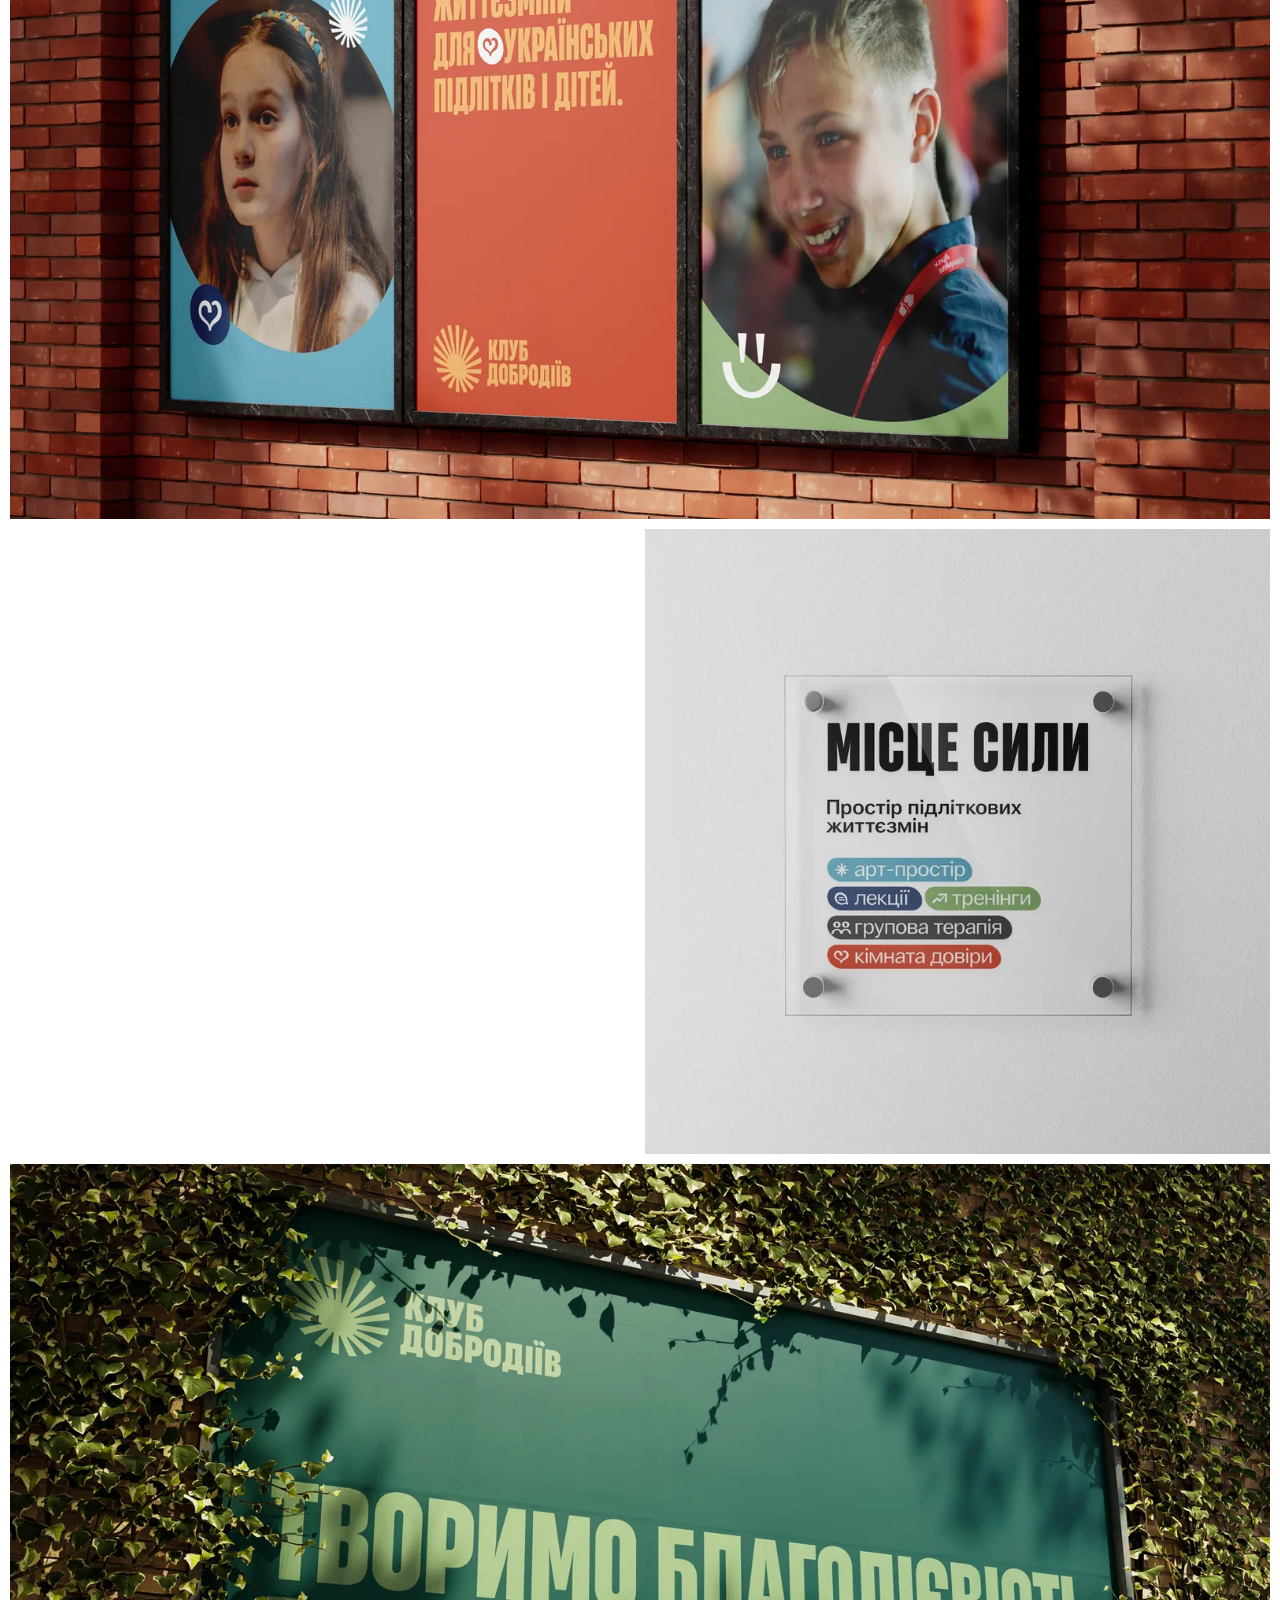
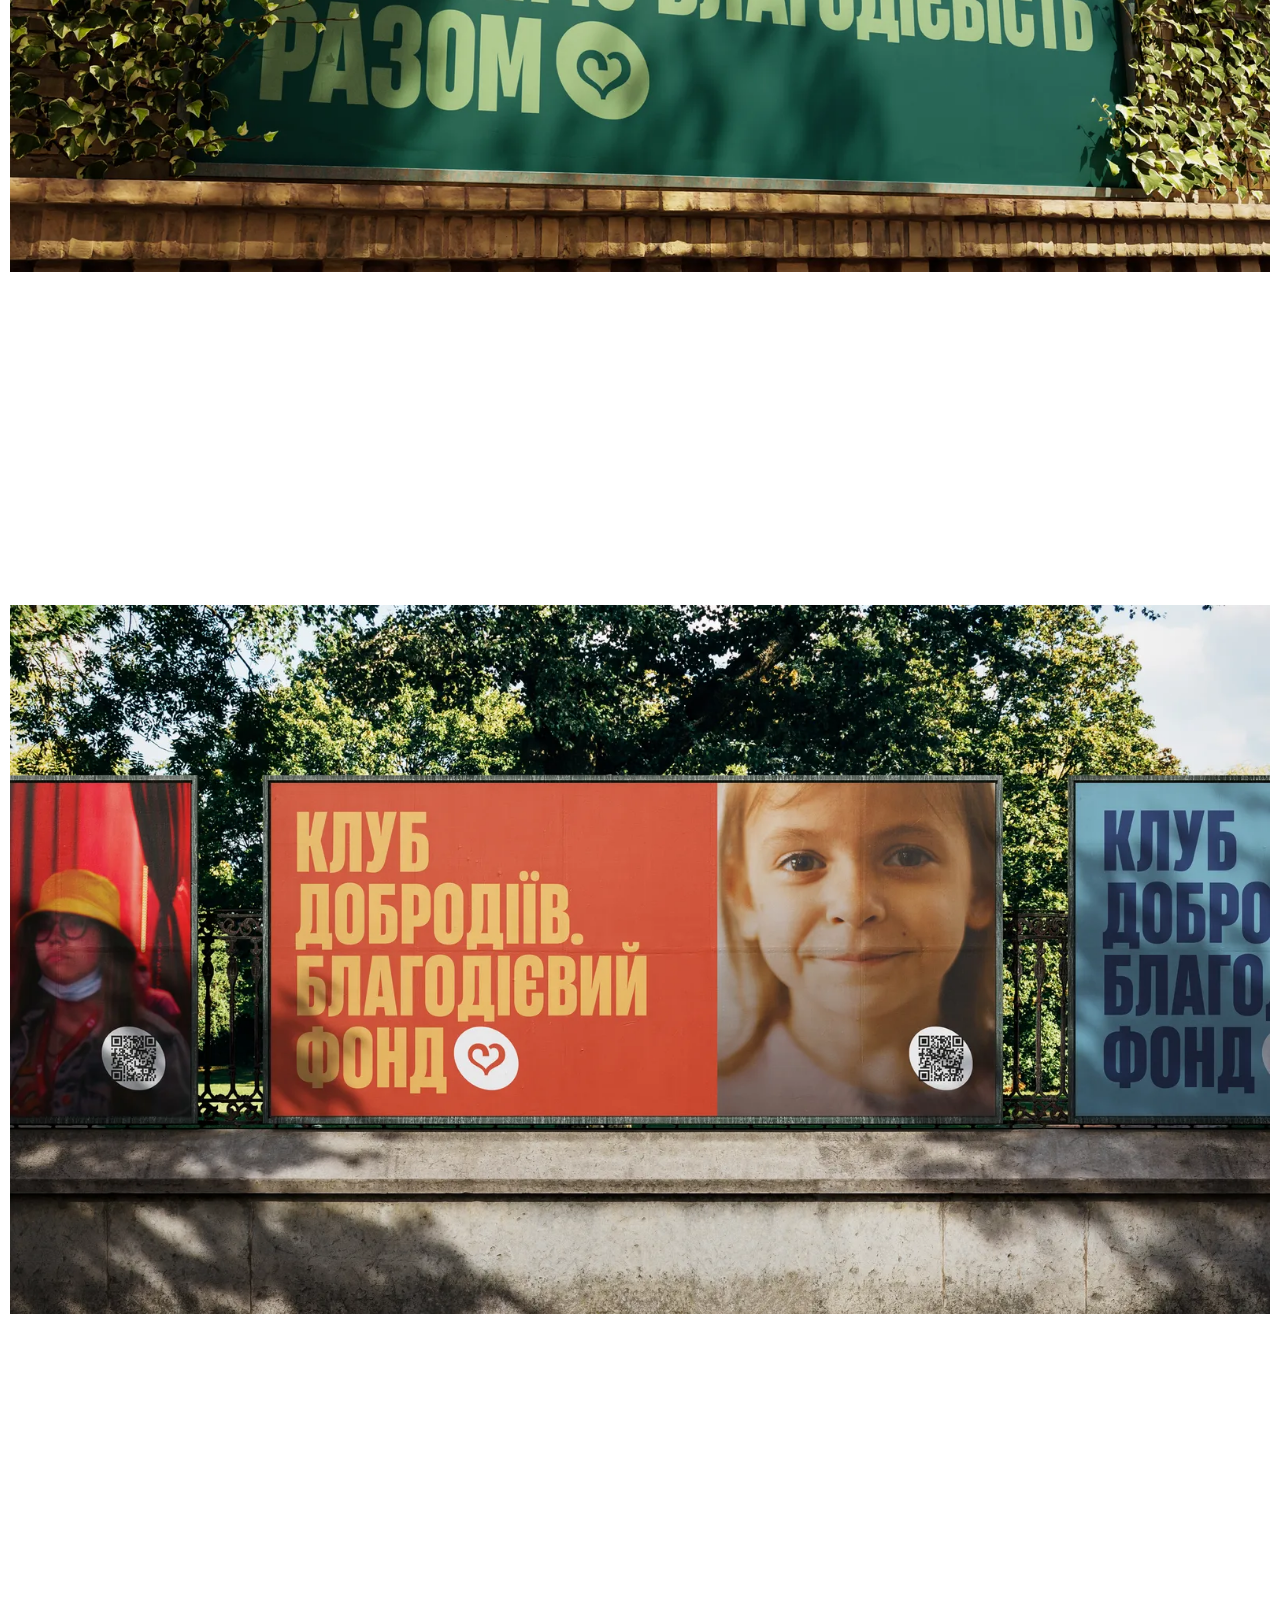
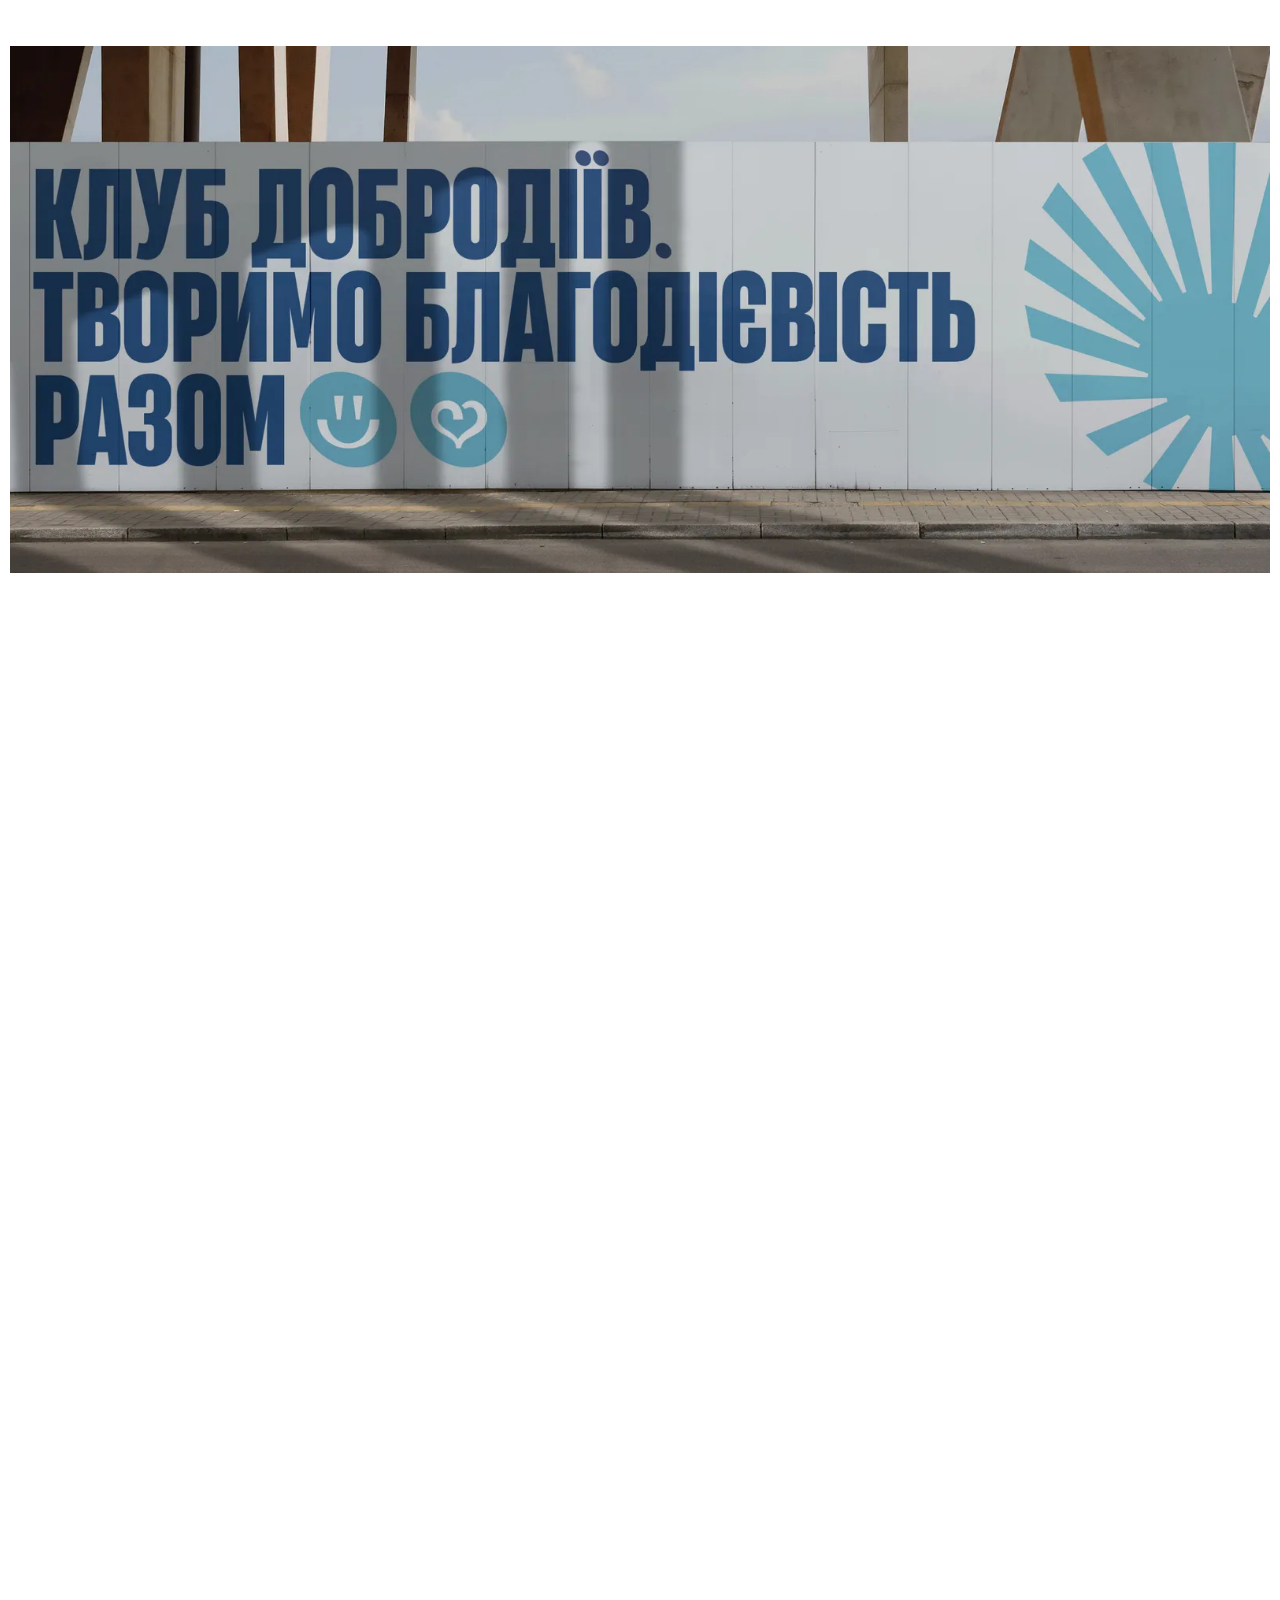
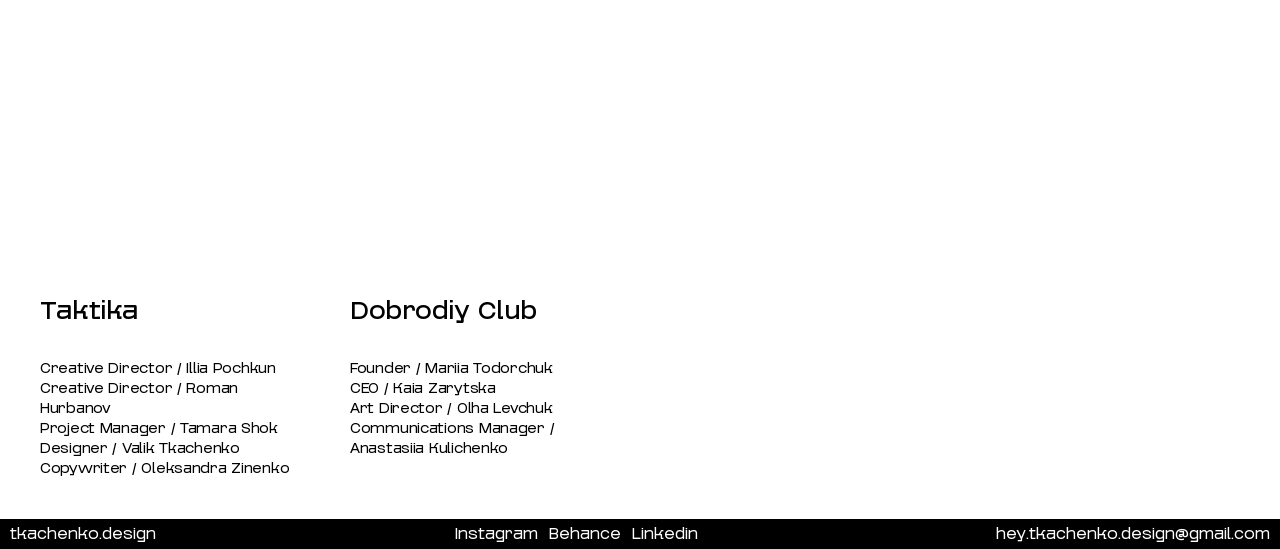
<file: dobrodiy-club/index.html>
<!DOCTYPE html>
<html lang="en">
<head>
<meta charset="UTF-8">
<meta name="viewport" content="width=device-width, initial-scale=1">
<title>Dobrodiy Club — tkachenko.design</title>
<meta name="description" content="Dobrodiy Club is a charitable foundation that has been helping Ukrainian children and teenagers since 2011. Today it focuses on teaching life skills, psychologi">
<meta property="og:type" content="website">
<meta property="og:site_name" content="tkachenko.design">
<meta property="og:title" content="Dobrodiy Club — tkachenko.design">
<meta property="og:description" content="Dobrodiy Club is a charitable foundation that has been helping Ukrainian children and teenagers since 2011. Today it focuses on teaching life skills, psychologi">
<meta property="og:url" content="https://tkachenko.design/dobrodiy-club/">
<meta property="og:image" content="https://tkachenko.design/assets/img/og.jpg">
<meta name="twitter:card" content="summary_large_image">
<meta property="og:image:width" content="1200">
<meta property="og:image:height" content="630">
<link rel="canonical" href="https://tkachenko.design/dobrodiy-club/">
<link rel="icon" href="../assets/img/favicon.svg" type="image/svg+xml">
<link rel="stylesheet" href="../assets/css/style.css">
</head>
<body>
<header class="hdr hdr--case">
    <div class="hdr-left"><a class="tab tab--top tab--dark tab--bold" href="../"><span class="trim">tkachenko.design</span></a><a class="tab tab--top tab--light tab--link" href="https://type.tkachenko.design" target="_blank" rel="noopener"><span class="trim full">→ type.tkachenko.design</span><span class="trim short">→ type</span></a></div>
    <div class="hdr-mid"><span class="tab tab--top tab--dark tab--bold tab--name"><span class="trim">Dobrodiy Club</span></span><span class="tab tab--top tab--light tab--bold tab--type"><span class="trim">Identity</span></span></div>
    <div class="hdr-right"><a class="tab tab--top tab--dark tab--sign" href="../" aria-label="tkachenko.design — home"><img src="../assets/img/sign.svg" alt=""></a></div>
</header>
<main>
<div class="case-hero"><img src="../media/dobrodiy-club/cover-2560.webp?v=988d9c15" srcset="../media/dobrodiy-club/cover-800.webp?v=988d9c15 800w, ../media/dobrodiy-club/cover-1600.webp?v=988d9c15 1600w, ../media/dobrodiy-club/cover-2560.webp?v=988d9c15 2560w" sizes="100vw" alt="" width="2560" height="1070" loading="eager" decoding="async"></div>
<section class="about">
    <h1 class="sr-only">Dobrodiy Club</h1>
    <div class="about-block about-desc"><p class="label trim">About</p><div class="lead trim"><p>Dobrodiy Club is a charitable foundation that has been helping Ukrainian children and teenagers since 2011. Today it focuses on teaching life skills, psychological support for children, and helping families affected by the full-scale invasion.</p></div></div>
    <div class="about-block about-with"><p class="label trim">With</p><div class="big trim"><p>Taktika</p></div></div>
    <div class="about-block about-services"><p class="label trim">Services</p><ul class="service-list"><li class="tab tab--dark tab--bold service"><span class="trim">Identity</span></li><li class="tab tab--dark tab--bold service"><span class="trim">Logotype</span></li></ul></div>
</section>
<div class="gallery">
    <video src="../media/dobrodiy-club/01.mp4?v=100948d" width="1920" height="1080" autoplay muted loop playsinline preload="metadata"></video>
    <img src="../media/dobrodiy-club/02-2400.webp?v=d64f9aac" srcset="../media/dobrodiy-club/02-800.webp?v=d64f9aac 800w, ../media/dobrodiy-club/02-1600.webp?v=d64f9aac 1600w, ../media/dobrodiy-club/02-2400.webp?v=d64f9aac 2400w" sizes="100vw" alt="" width="2400" height="1349" loading="lazy" decoding="async">
    <div class="gallery-row">
        <video src="../media/dobrodiy-club/03-01.mp4?v=8e03a1b" width="1500" height="1500" style="flex-grow:1.0000" autoplay muted loop playsinline preload="metadata"></video>
        <img src="../media/dobrodiy-club/03-02-2000.webp?v=ab444cd9" srcset="../media/dobrodiy-club/03-02-800.webp?v=ab444cd9 800w, ../media/dobrodiy-club/03-02-1600.webp?v=ab444cd9 1600w, ../media/dobrodiy-club/03-02-2000.webp?v=ab444cd9 2000w" sizes="50vw" alt="" width="2000" height="2000" style="flex-grow:1.0000" loading="lazy" decoding="async">
    </div>
    <img src="../media/dobrodiy-club/04-2000.webp?v=e6137f99" srcset="../media/dobrodiy-club/04-800.webp?v=e6137f99 800w, ../media/dobrodiy-club/04-1600.webp?v=e6137f99 1600w, ../media/dobrodiy-club/04-2000.webp?v=e6137f99 2000w" sizes="100vw" alt="" width="2000" height="1125" loading="lazy" decoding="async">
    <div class="gallery-row">
        <video src="../media/dobrodiy-club/05-01.mp4?v=96804107" width="1500" height="1500" style="flex-grow:1.0000" autoplay muted loop playsinline preload="metadata"></video>
        <video src="../media/dobrodiy-club/05-02.mp4?v=bd6f483a" width="1500" height="1500" style="flex-grow:1.0000" autoplay muted loop playsinline preload="metadata"></video>
    </div>
    <img src="../media/dobrodiy-club/06-2560.webp?v=8c07ee9f" srcset="../media/dobrodiy-club/06-800.webp?v=8c07ee9f 800w, ../media/dobrodiy-club/06-1600.webp?v=8c07ee9f 1600w, ../media/dobrodiy-club/06-2560.webp?v=8c07ee9f 2560w" sizes="100vw" alt="" width="2560" height="1440" loading="lazy" decoding="async">
    <div class="gallery-row">
        <video src="../media/dobrodiy-club/07-01.mp4?v=eabfc0a7" width="1500" height="1500" style="flex-grow:1.0000" autoplay muted loop playsinline preload="metadata"></video>
        <video src="../media/dobrodiy-club/07-02.mp4?v=8fefd660" width="1500" height="1500" style="flex-grow:1.0000" autoplay muted loop playsinline preload="metadata"></video>
    </div>
    <img src="../media/dobrodiy-club/08-2560.webp?v=672f827e" srcset="../media/dobrodiy-club/08-800.webp?v=672f827e 800w, ../media/dobrodiy-club/08-1600.webp?v=672f827e 1600w, ../media/dobrodiy-club/08-2560.webp?v=672f827e 2560w" sizes="100vw" alt="" width="2560" height="1070" loading="lazy" decoding="async">
    <video src="../media/dobrodiy-club/10.mp4?v=fa68b983" width="1920" height="1080" autoplay muted loop playsinline preload="metadata"></video>
    <video src="../media/dobrodiy-club/12.mp4?v=61fbc5d4" width="1920" height="1080" autoplay muted loop playsinline preload="metadata"></video>
</div>
<section class="credits">
    <div class="credits-col"><h2 class="big trim">Taktika</h2><div class="credits-list trim"><p>Creative Director / Illia Pochkun</p><p>Creative Director / Roman Hurbanov</p><p>Project Manager / Tamara Shok</p><p>Designer / Valik Tkachenko</p><p>Copywriter / Oleksandra Zinenko</p></div></div>
    <div class="credits-col"><h2 class="big trim">Dobrodiy Club</h2><div class="credits-list trim"><p>Founder / Mariia Todorchuk</p><p>CEO / Kaia Zarytska</p><p>Art Director / Olha Levchuk</p><p>Communications Manager / Anastasiia Kulichenko</p></div></div>
</section>
</main>
<footer class="ftr">
    <span class="trim ftr-name">tkachenko.design</span>
    <div class="ftr-socials"><a href="https://www.instagram.com/tkachenko.valentyn/" target="_blank" rel="noopener" aria-label="Instagram"><span class="trim full">Instagram</span><span class="trim short">inst.</span></a><a href="https://www.behance.net/tkachenkodesign" target="_blank" rel="noopener" aria-label="Behance"><span class="trim full">Behance</span><span class="trim short">be.</span></a><a href="https://www.linkedin.com/in/valentyn-tkachenko-5368aa172/" target="_blank" rel="noopener" aria-label="Linkedin"><span class="trim full">Linkedin</span><span class="trim short">li.</span></a></div>
    <a href="mailto:hey.tkachenko.design@gmail.com"><span class="trim">hey.tkachenko.design@gmail.com</span></a>
</footer>
<script src="../assets/js/site.js" defer></script>
</body>
</html>
</file>
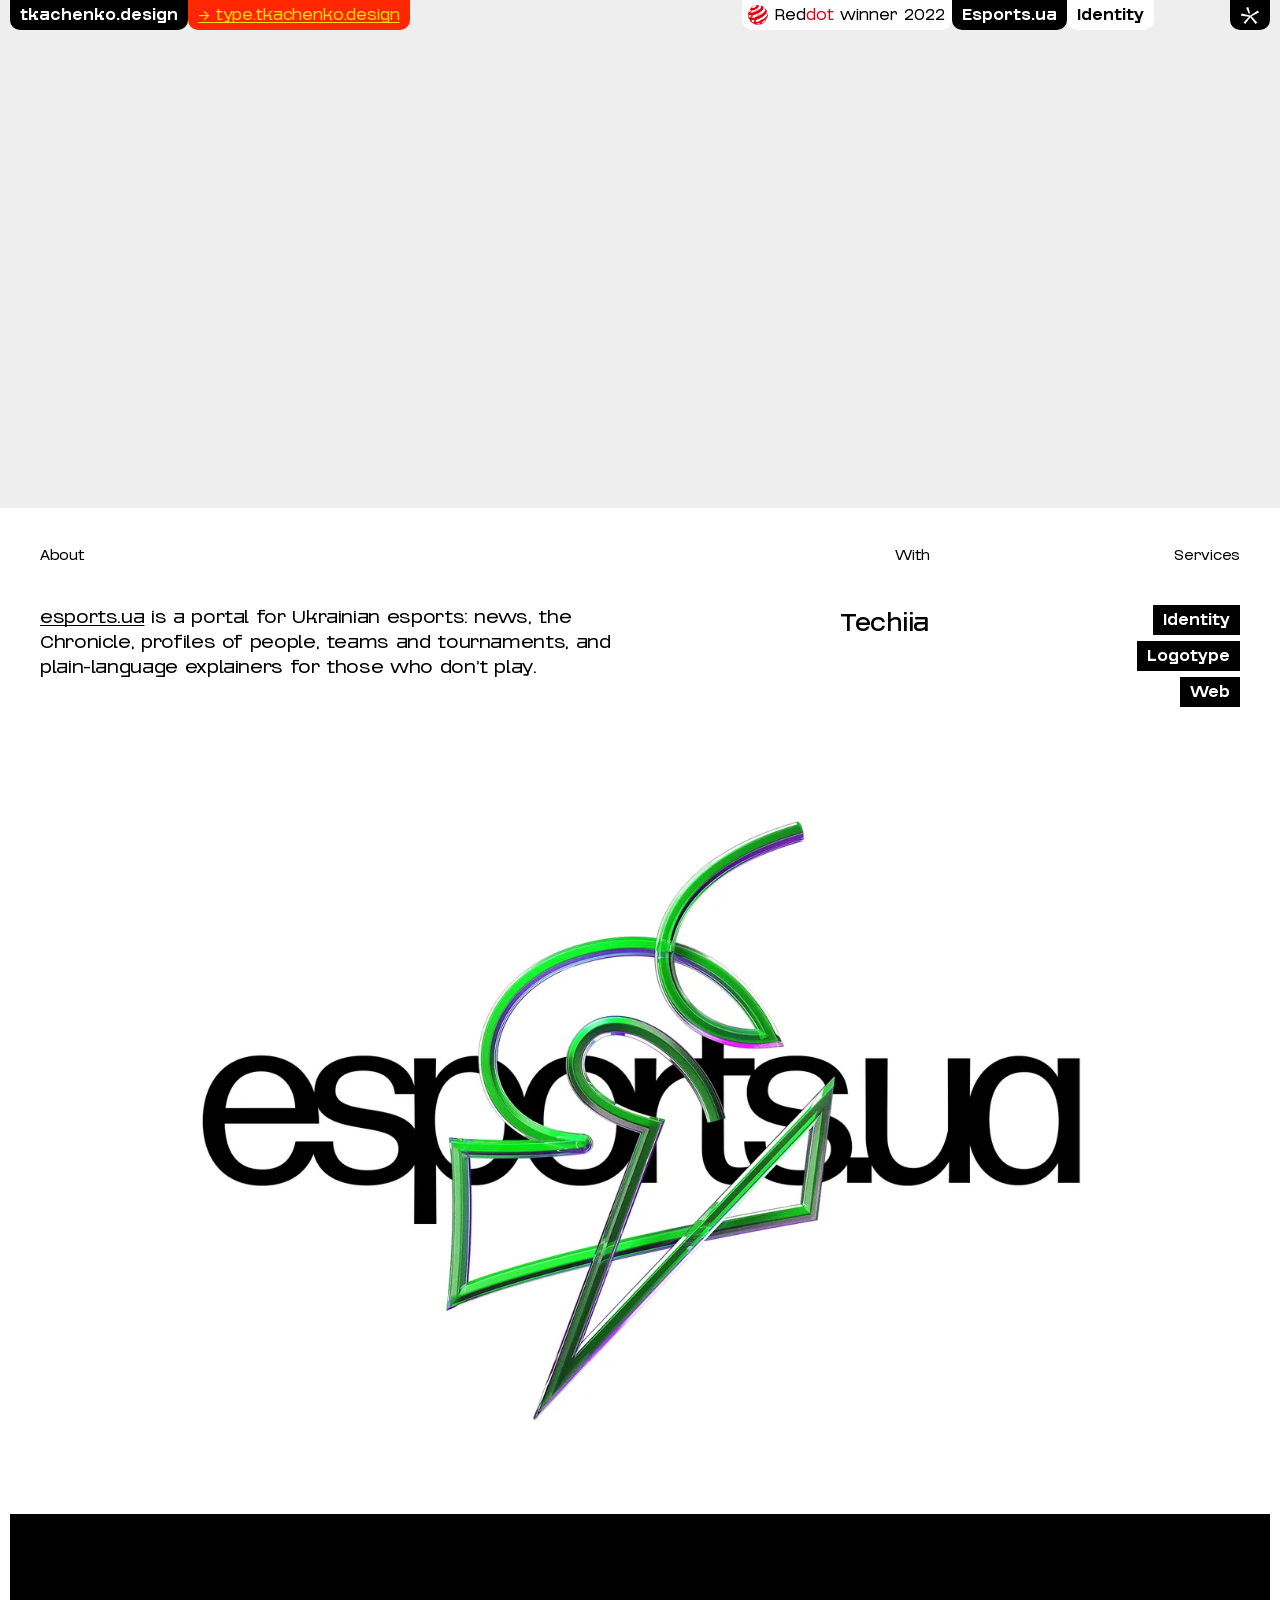
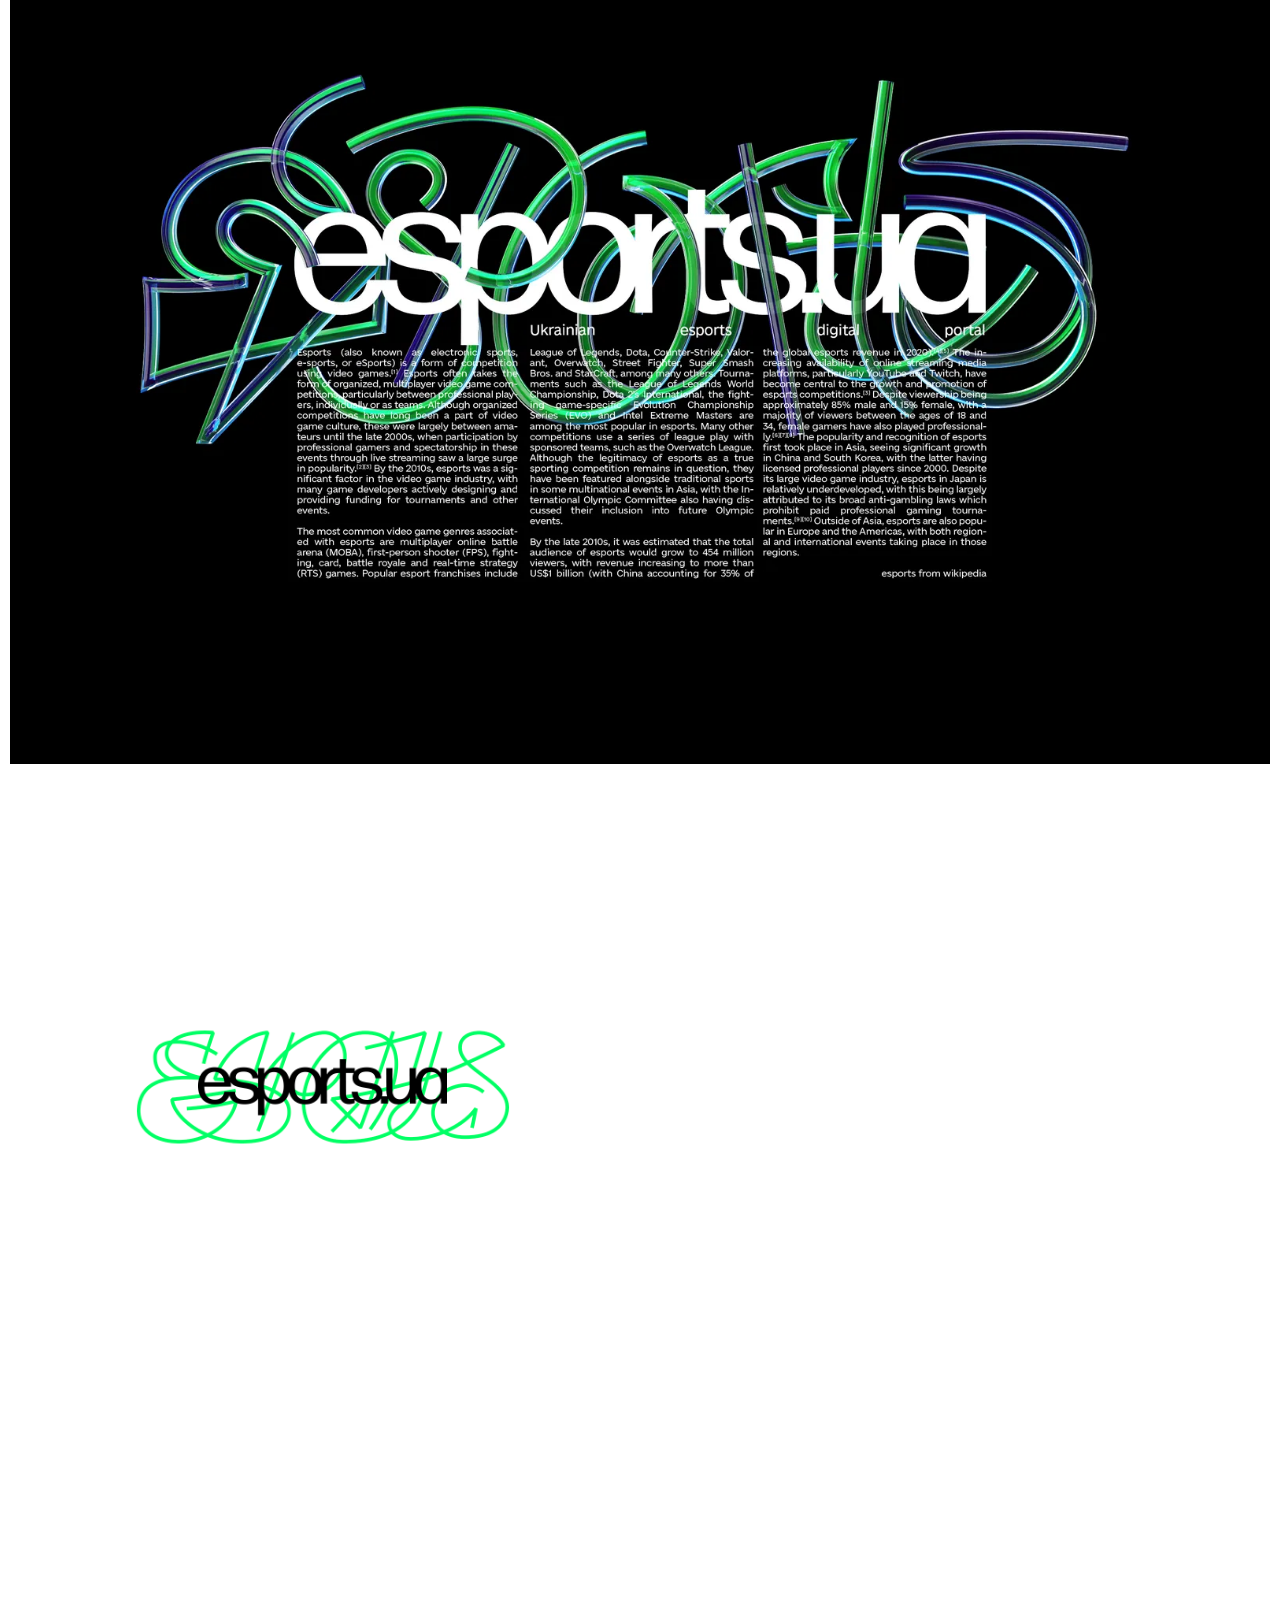
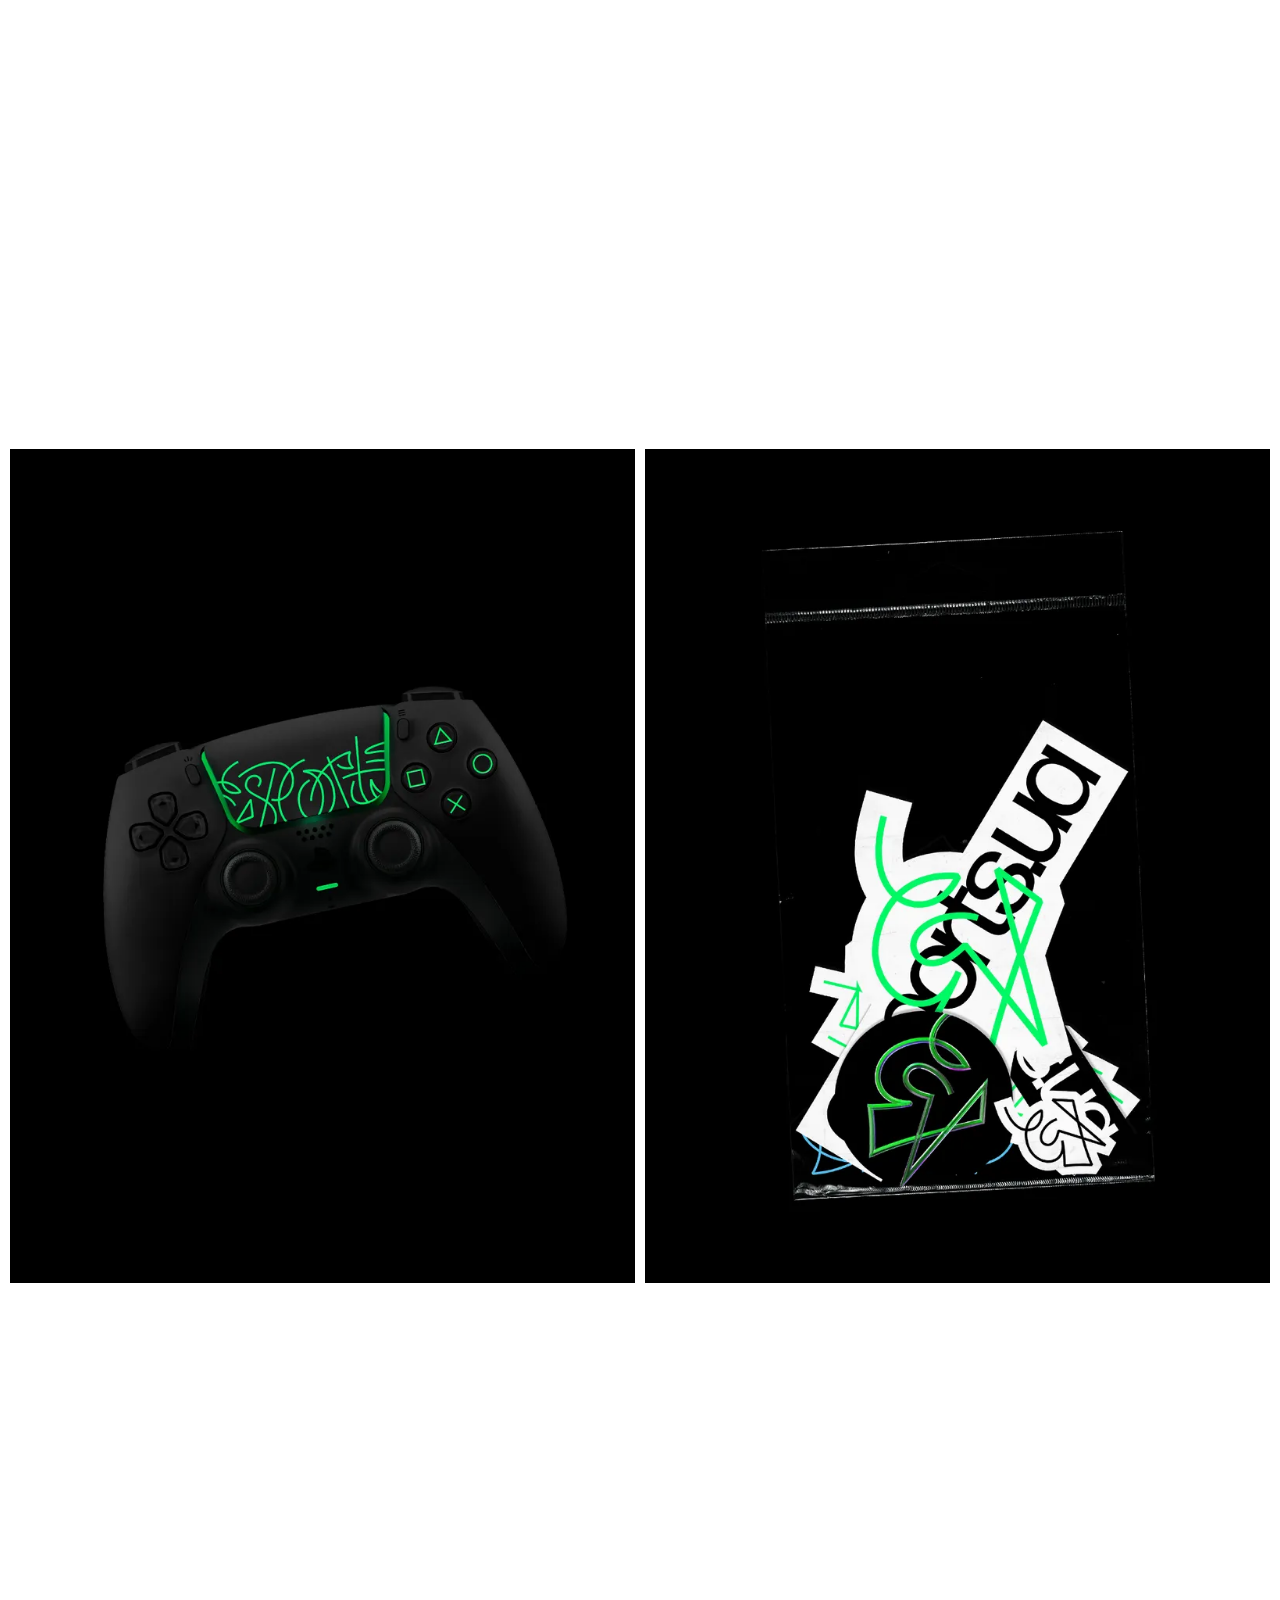
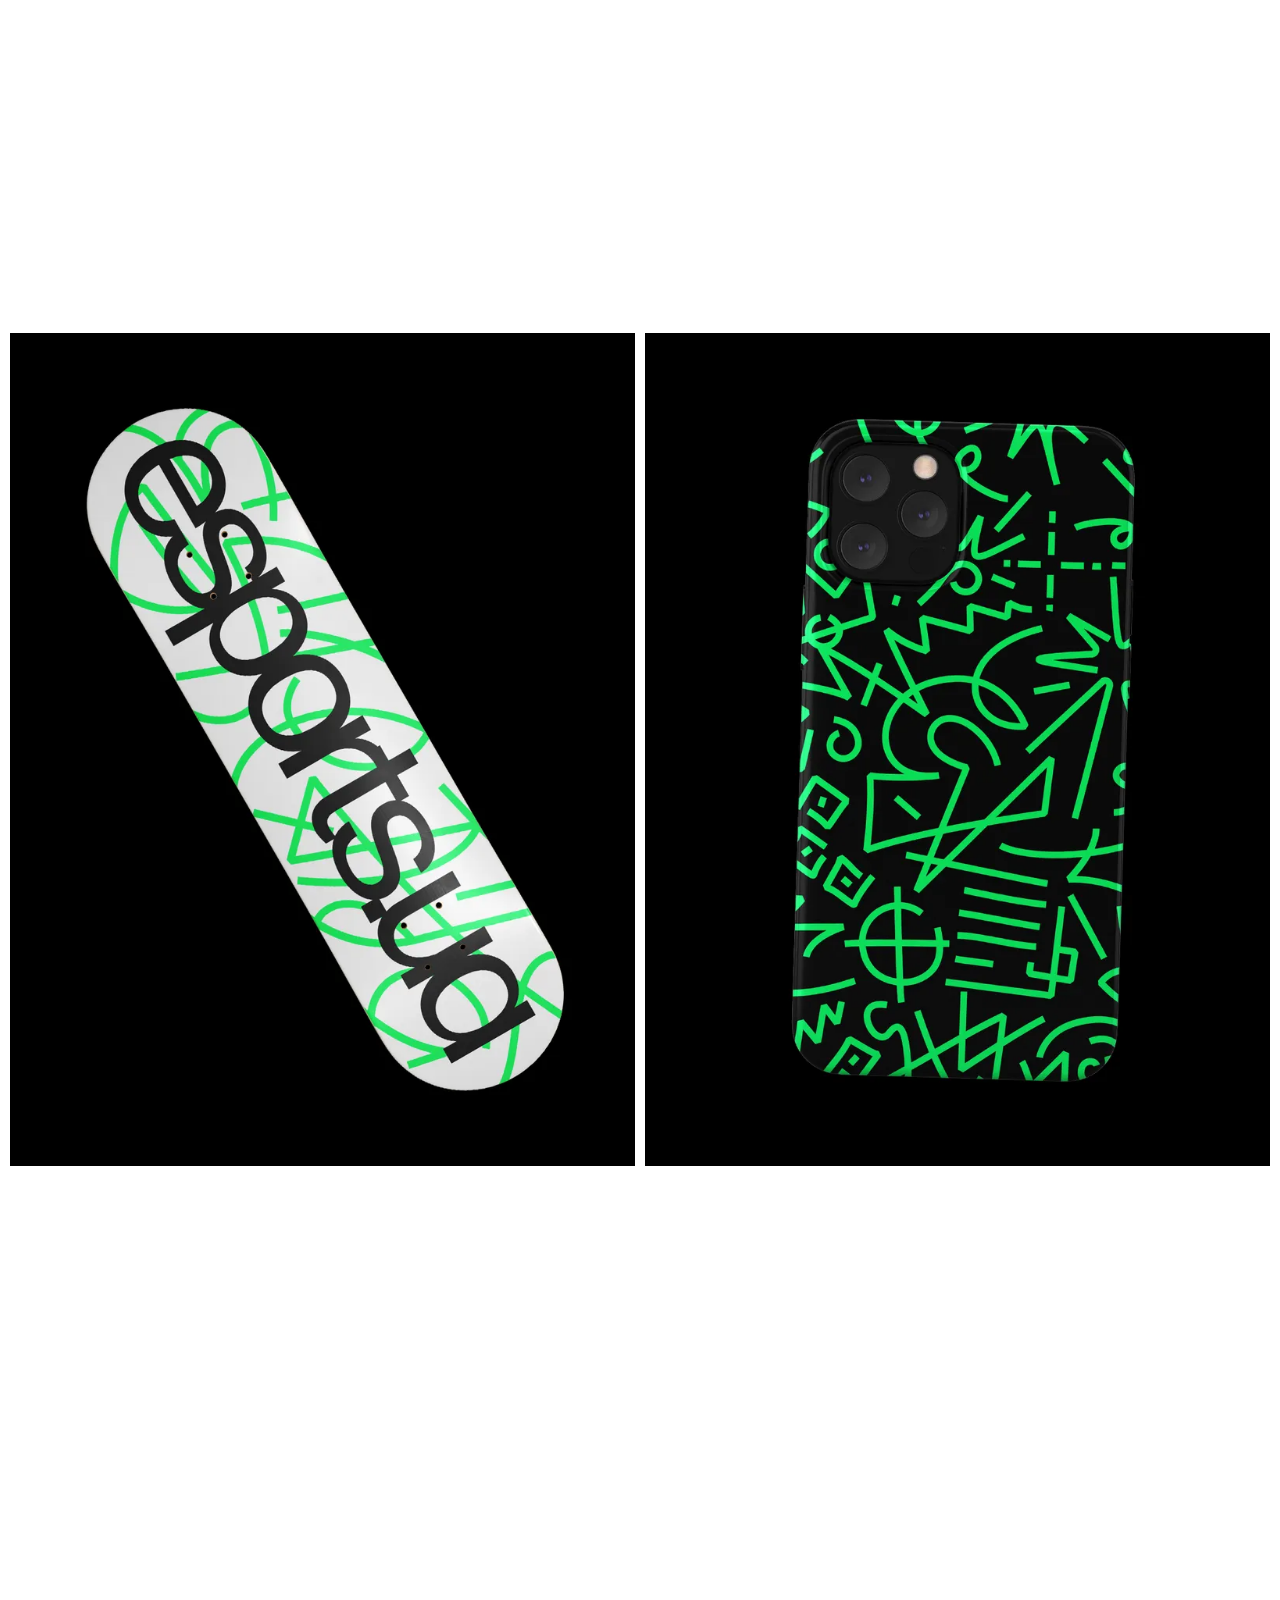
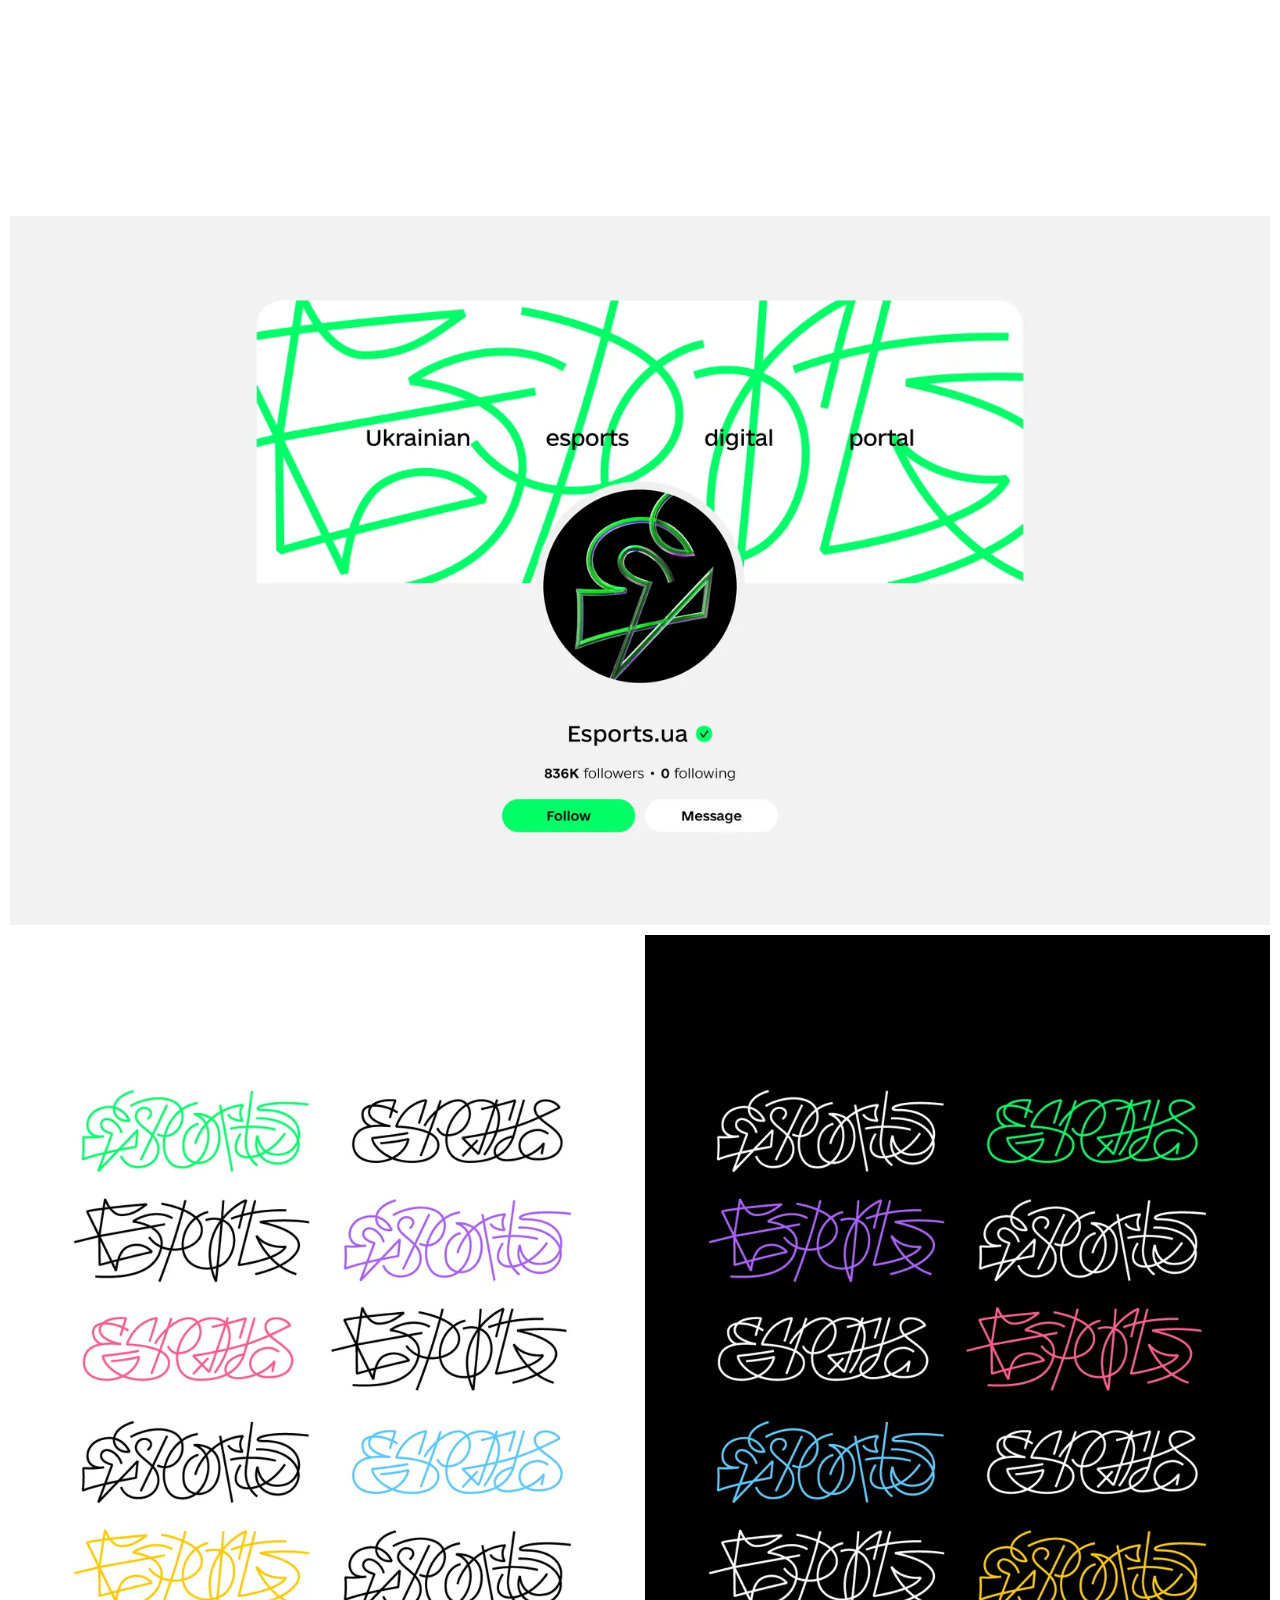
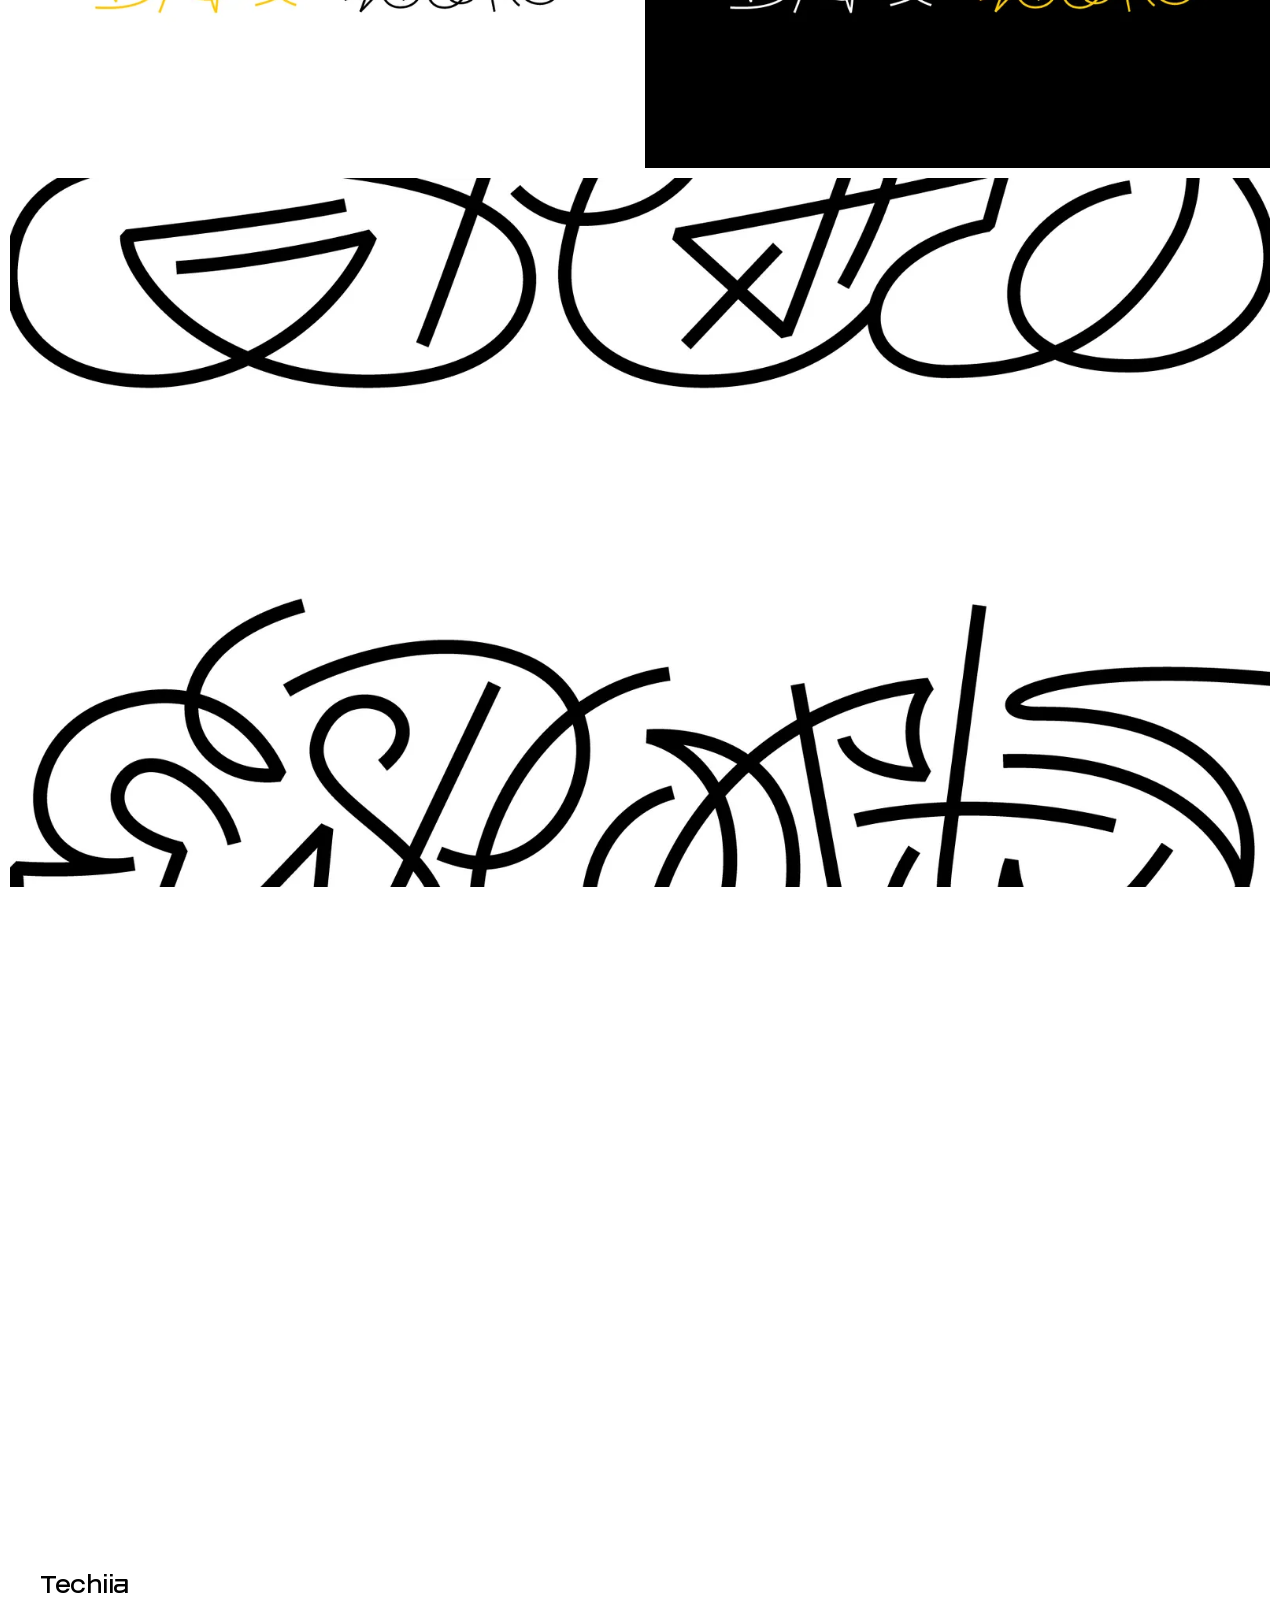
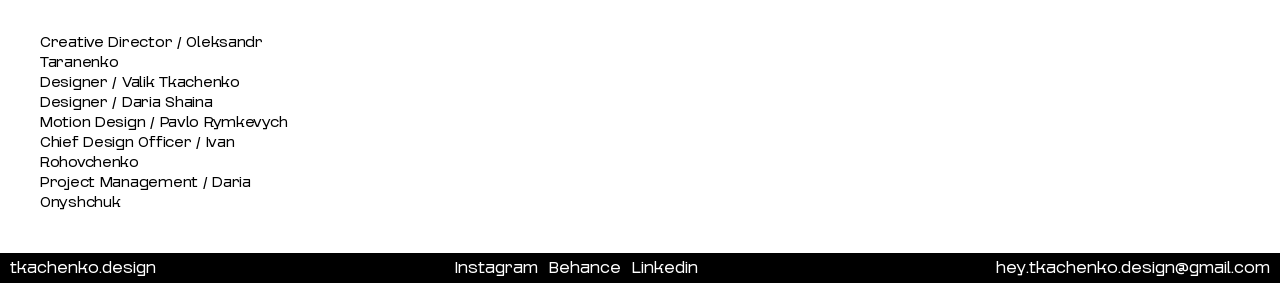
<file: esports-ua/index.html>
<!DOCTYPE html>
<html lang="en">
<head>
<meta charset="UTF-8">
<meta name="viewport" content="width=device-width, initial-scale=1">
<title>Esports.ua — tkachenko.design</title>
<meta name="description" content="esports.ua is a portal for Ukrainian esports: news, the Chronicle, profiles of people, teams and tournaments, and plain-language explainers for those who don’t ">
<meta property="og:type" content="website">
<meta property="og:site_name" content="tkachenko.design">
<meta property="og:title" content="Esports.ua — tkachenko.design">
<meta property="og:description" content="esports.ua is a portal for Ukrainian esports: news, the Chronicle, profiles of people, teams and tournaments, and plain-language explainers for those who don’t ">
<meta property="og:url" content="https://tkachenko.design/esports-ua/">
<meta property="og:image" content="https://tkachenko.design/assets/img/og.jpg">
<meta name="twitter:card" content="summary_large_image">
<meta property="og:image:width" content="1200">
<meta property="og:image:height" content="630">
<link rel="canonical" href="https://tkachenko.design/esports-ua/">
<link rel="icon" href="../assets/img/favicon.svg" type="image/svg+xml">
<link rel="stylesheet" href="../assets/css/style.css">
</head>
<body>
<header class="hdr hdr--case">
    <div class="hdr-left"><a class="tab tab--top tab--dark tab--bold" href="../"><span class="trim">tkachenko.design</span></a><a class="tab tab--top tab--light tab--link" href="https://type.tkachenko.design" target="_blank" rel="noopener"><span class="trim full">→ type.tkachenko.design</span><span class="trim short">→ type</span></a></div>
    <div class="hdr-mid"><a class="tab tab--top tab--light tab--award award--reddot" href="https://www.red-dot.org/project/esportsua-60604" target="_blank" rel="noopener" aria-label="Reddot winner 2022"><img src="../assets/img/awards/reddot.png" alt="" width="20" height="20"><span class="trim award-text">Red<span class="award-accent">dot</span> winner 2022</span></a><span class="tab tab--top tab--dark tab--bold tab--name"><span class="trim">Esports.ua</span></span><span class="tab tab--top tab--light tab--bold tab--type"><span class="trim">Identity</span></span></div>
    <div class="hdr-right"><a class="tab tab--top tab--dark tab--sign" href="../" aria-label="tkachenko.design — home"><img src="../assets/img/sign.svg" alt=""></a></div>
</header>
<main>
<div class="case-hero"><video src="../media/esports-ua/cover.mp4?v=e036000a" width="1920" height="1080" autoplay muted loop playsinline preload="metadata"></video></div>
<section class="about">
    <h1 class="sr-only">Esports.ua</h1>
    <div class="about-block about-desc"><p class="label trim">About</p><div class="lead trim"><p><a class="inline-link" href="https://esports.ua" target="_blank" rel="noopener">esports.ua</a> is a portal for Ukrainian esports: news, the Chronicle, profiles of people, teams and tournaments, and plain-language explainers for those who don’t play.</p></div></div>
    <div class="about-block about-with"><p class="label trim">With</p><div class="big trim"><p>Techiia</p></div></div>
    <div class="about-block about-services"><p class="label trim">Services</p><ul class="service-list"><li class="tab tab--dark tab--bold service"><span class="trim">Identity</span></li><li class="tab tab--dark tab--bold service"><span class="trim">Logotype</span></li><li class="tab tab--dark tab--bold service"><span class="trim">Web</span></li></ul></div>
</section>
<div class="gallery">
    <img src="../media/esports-ua/01-2112.webp?v=57ca4ce0" srcset="../media/esports-ua/01-800.webp?v=57ca4ce0 800w, ../media/esports-ua/01-1600.webp?v=57ca4ce0 1600w, ../media/esports-ua/01-2112.webp?v=57ca4ce0 2112w" sizes="100vw" alt="" width="2112" height="1270" loading="lazy" decoding="async">
    <img src="../media/esports-ua/02-2560.webp?v=3f4b259e" srcset="../media/esports-ua/02-800.webp?v=3f4b259e 800w, ../media/esports-ua/02-1600.webp?v=3f4b259e 1600w, ../media/esports-ua/02-2560.webp?v=3f4b259e 2560w" sizes="100vw" alt="" width="2560" height="1726" loading="lazy" decoding="async">
    <div class="gallery-row">
        <img src="../media/esports-ua/03-01.gif?v=d05dff99" alt="" width="1350" height="1350" style="flex-grow:1.0000" loading="lazy" decoding="async">
        <video src="../media/esports-ua/03-02.mp4?v=93b09611" width="1920" height="1920" style="flex-grow:1.0000" autoplay muted loop playsinline preload="metadata"></video>
    </div>
    <video src="../media/esports-ua/04.mp4?v=94316e24" width="1920" height="1440" autoplay muted loop playsinline preload="metadata"></video>
    <div class="gallery-row">
        <img src="../media/esports-ua/05-01-1080.webp?v=3eb45398" srcset="../media/esports-ua/05-01-800.webp?v=3eb45398 800w, ../media/esports-ua/05-01-1080.webp?v=3eb45398 1080w" sizes="50vw" alt="" width="1080" height="1440" style="flex-grow:0.7500" loading="lazy" decoding="async">
        <img src="../media/esports-ua/05-02-1080.webp?v=e44404aa" srcset="../media/esports-ua/05-02-800.webp?v=e44404aa 800w, ../media/esports-ua/05-02-1080.webp?v=e44404aa 1080w" sizes="50vw" alt="" width="1080" height="1440" style="flex-grow:0.7500" loading="lazy" decoding="async">
    </div>
    <video src="../media/esports-ua/06.mp4?v=f6ad657b" width="1920" height="846" autoplay muted loop playsinline preload="metadata"></video>
    <div class="gallery-row">
        <img src="../media/esports-ua/07-02-1080.webp?v=bf7777ee" srcset="../media/esports-ua/07-02-800.webp?v=bf7777ee 800w, ../media/esports-ua/07-02-1080.webp?v=bf7777ee 1080w" sizes="50vw" alt="" width="1080" height="1440" style="flex-grow:0.7500" loading="lazy" decoding="async">
        <img src="../media/esports-ua/07-03-1080.webp?v=233e5205" srcset="../media/esports-ua/07-03-800.webp?v=233e5205 800w, ../media/esports-ua/07-03-1080.webp?v=233e5205 1080w" sizes="50vw" alt="" width="1080" height="1440" style="flex-grow:0.7500" loading="lazy" decoding="async">
    </div>
    <video src="../media/esports-ua/08.mp4?v=774f8b95" width="1920" height="1080" autoplay muted loop playsinline preload="metadata"></video>
    <img src="../media/esports-ua/09-2400.webp?v=966afcbe" srcset="../media/esports-ua/09-800.webp?v=966afcbe 800w, ../media/esports-ua/09-1600.webp?v=966afcbe 1600w, ../media/esports-ua/09-2400.webp?v=966afcbe 2400w" sizes="100vw" alt="" width="2400" height="1350" loading="lazy" decoding="async">
    <div class="gallery-row">
        <img src="../media/esports-ua/10-01-1080.webp?v=912a8796" srcset="../media/esports-ua/10-01-800.webp?v=912a8796 800w, ../media/esports-ua/10-01-1080.webp?v=912a8796 1080w" sizes="50vw" alt="" width="1080" height="1440" style="flex-grow:0.7500" loading="lazy" decoding="async">
        <img src="../media/esports-ua/10-02-1080.webp?v=8c268d66" srcset="../media/esports-ua/10-02-800.webp?v=8c268d66 800w, ../media/esports-ua/10-02-1080.webp?v=8c268d66 1080w" sizes="50vw" alt="" width="1080" height="1440" style="flex-grow:0.7500" loading="lazy" decoding="async">
    </div>
    <img src="../media/esports-ua/11-1920.webp?v=d4f05af4" srcset="../media/esports-ua/11-800.webp?v=d4f05af4 800w, ../media/esports-ua/11-1600.webp?v=d4f05af4 1600w, ../media/esports-ua/11-1920.webp?v=d4f05af4 1920w" sizes="100vw" alt="" width="1920" height="1080" loading="lazy" decoding="async">
    <video src="../media/esports-ua/14.mp4?v=39e06bf" width="1920" height="1080" autoplay muted loop playsinline preload="metadata"></video>
</div>
<section class="credits">
    <div class="credits-col"><h2 class="big trim">Techiia</h2><div class="credits-list trim"><p>Creative Director / Oleksandr Taranenko</p><p>Designer / Valik Tkachenko</p><p>Designer / Daria Shaina</p><p>Motion Design / Pavlo Rymkevych</p><p>Chief Design Officer / Ivan Rohovchenko</p><p>Project Management / Daria Onyshchuk</p></div></div>
</section>
</main>
<footer class="ftr">
    <span class="trim ftr-name">tkachenko.design</span>
    <div class="ftr-socials"><a href="https://www.instagram.com/tkachenko.valentyn/" target="_blank" rel="noopener" aria-label="Instagram"><span class="trim full">Instagram</span><span class="trim short">inst.</span></a><a href="https://www.behance.net/tkachenkodesign" target="_blank" rel="noopener" aria-label="Behance"><span class="trim full">Behance</span><span class="trim short">be.</span></a><a href="https://www.linkedin.com/in/valentyn-tkachenko-5368aa172/" target="_blank" rel="noopener" aria-label="Linkedin"><span class="trim full">Linkedin</span><span class="trim short">li.</span></a></div>
    <a href="mailto:hey.tkachenko.design@gmail.com"><span class="trim">hey.tkachenko.design@gmail.com</span></a>
</footer>
<script src="../assets/js/site.js" defer></script>
</body>
</html>
</file>
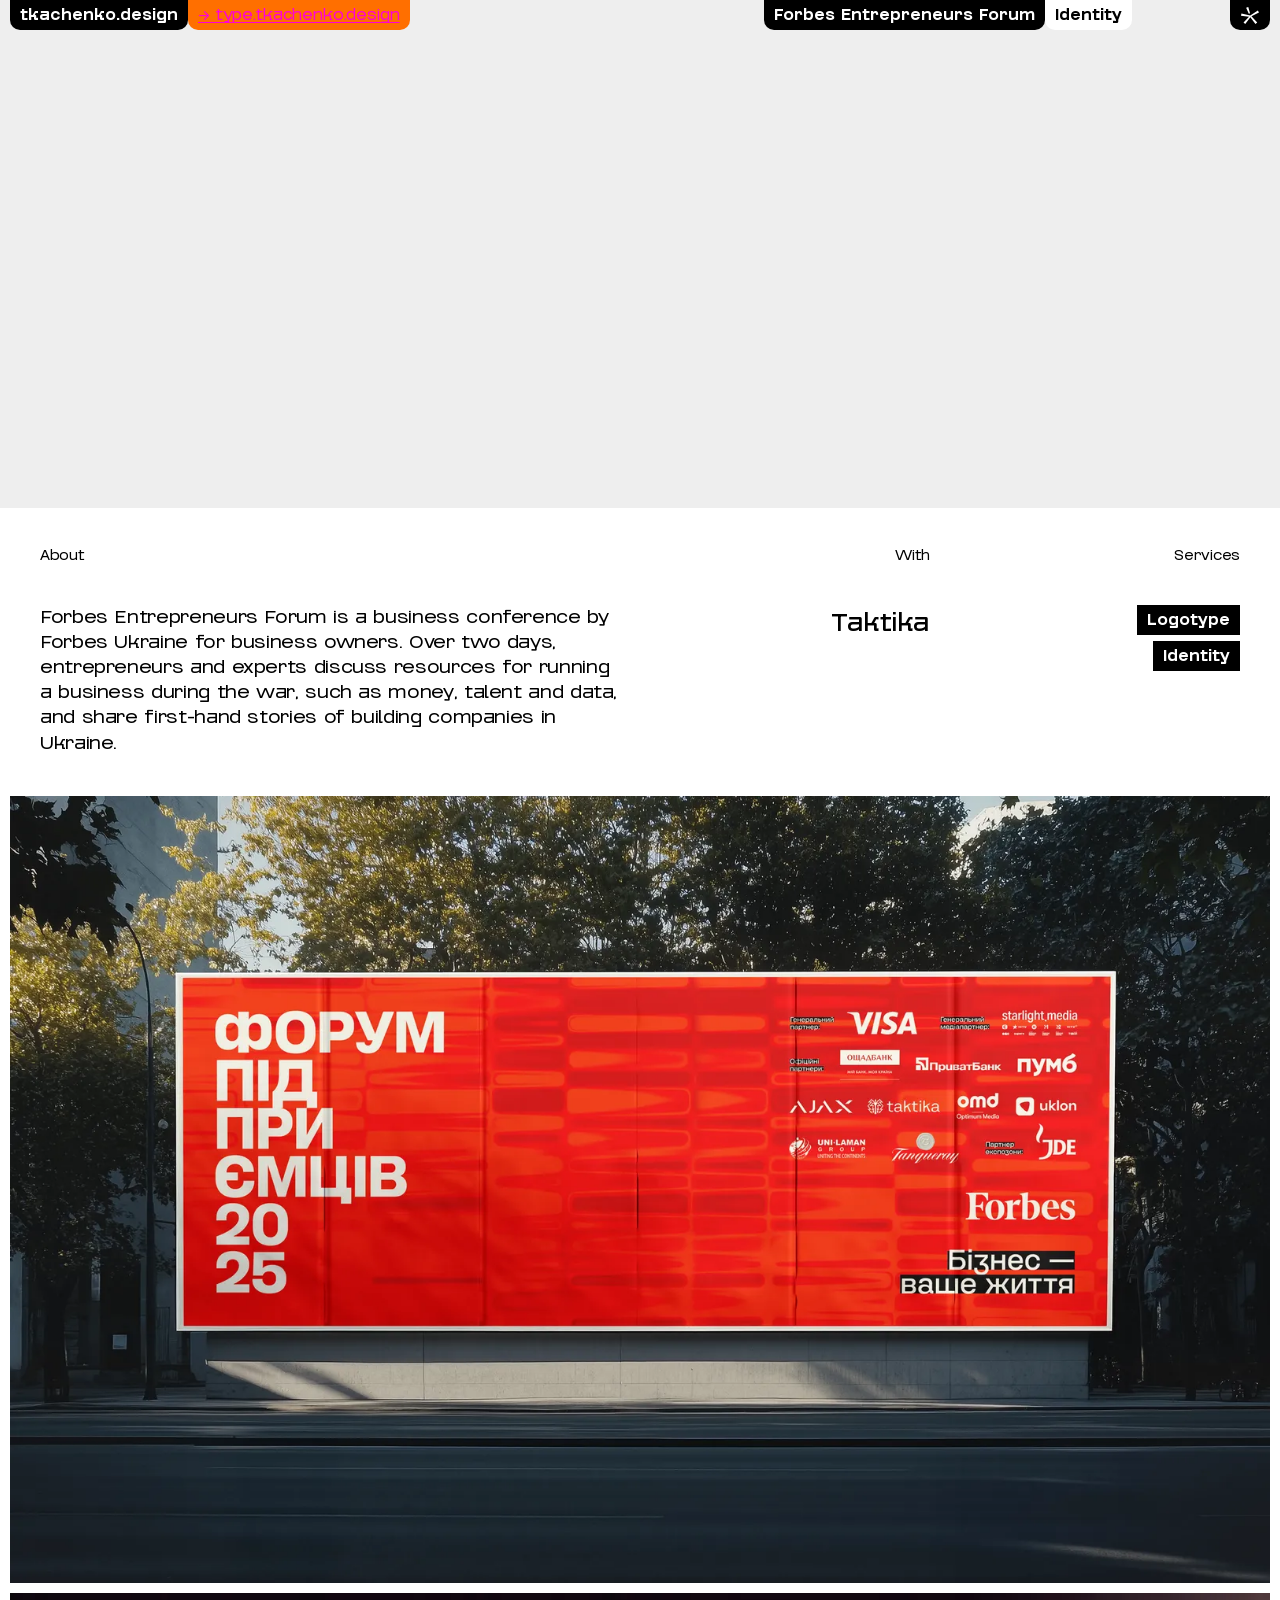
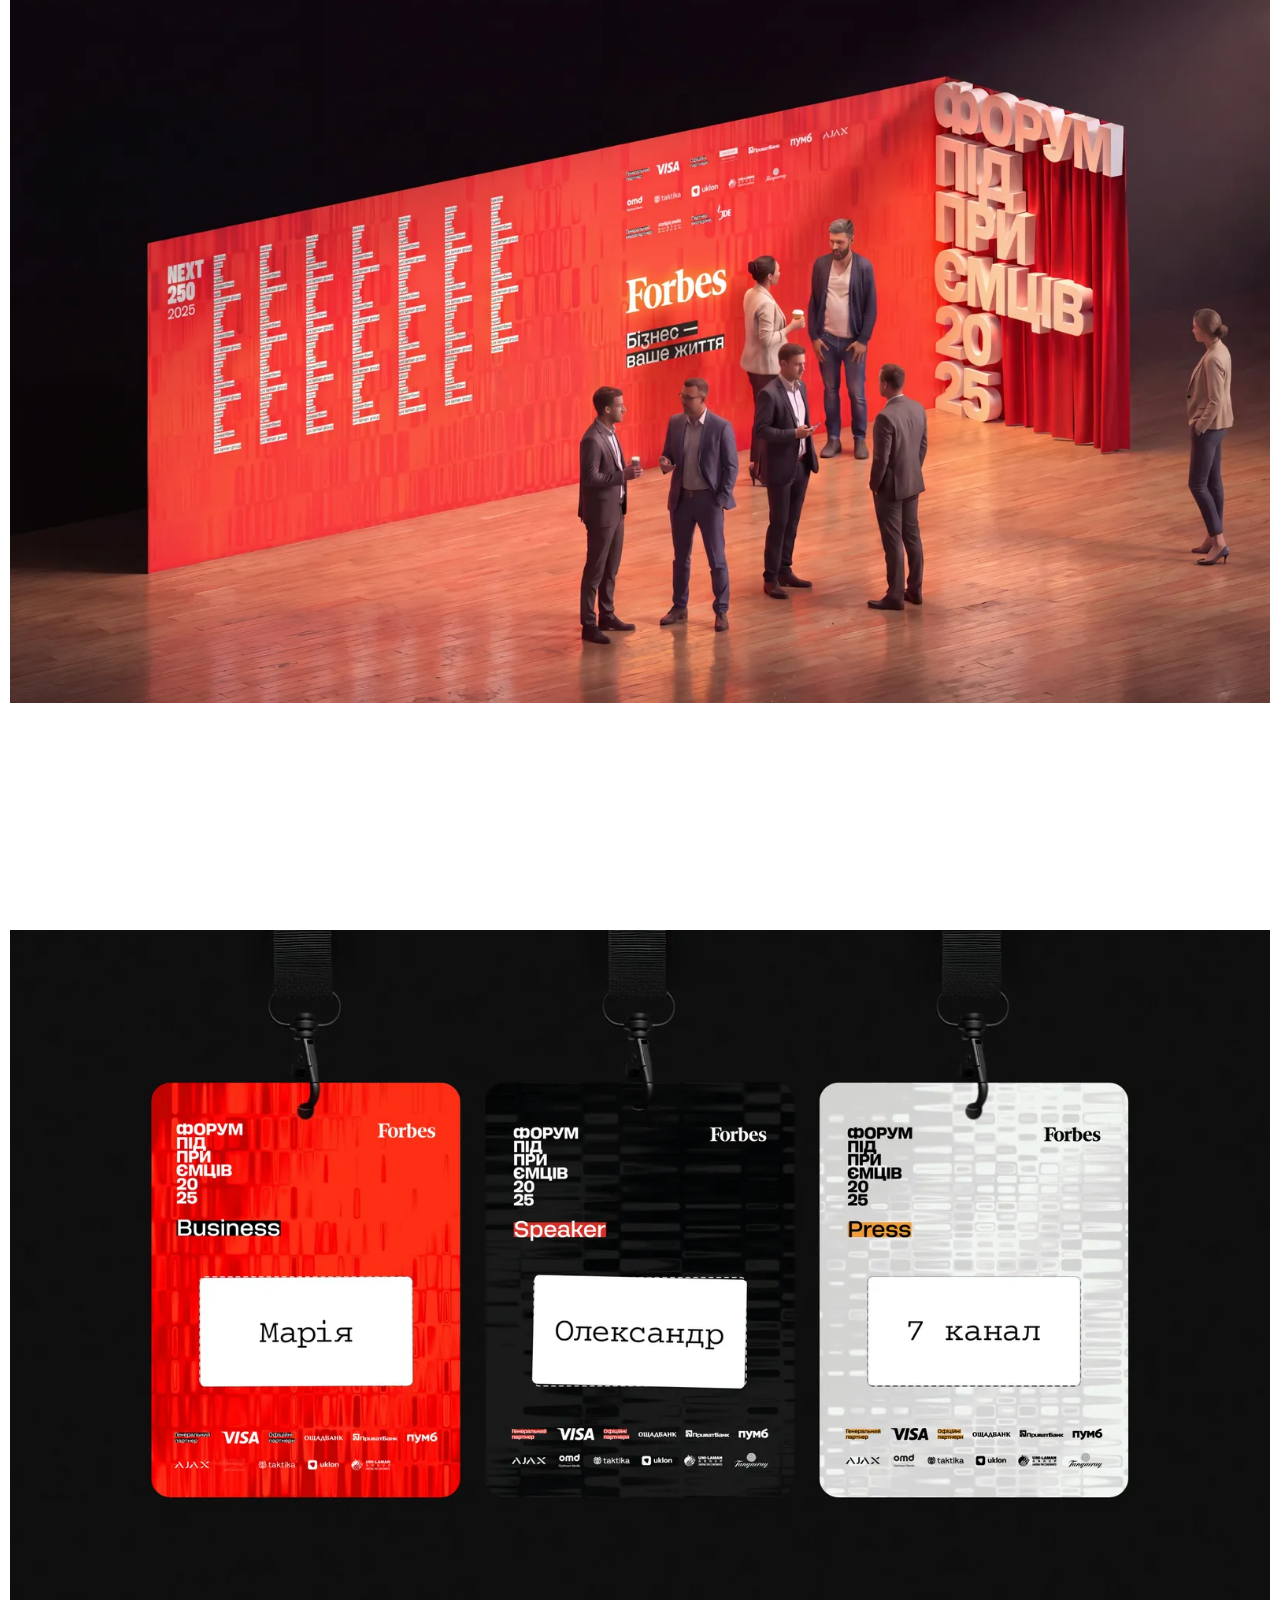
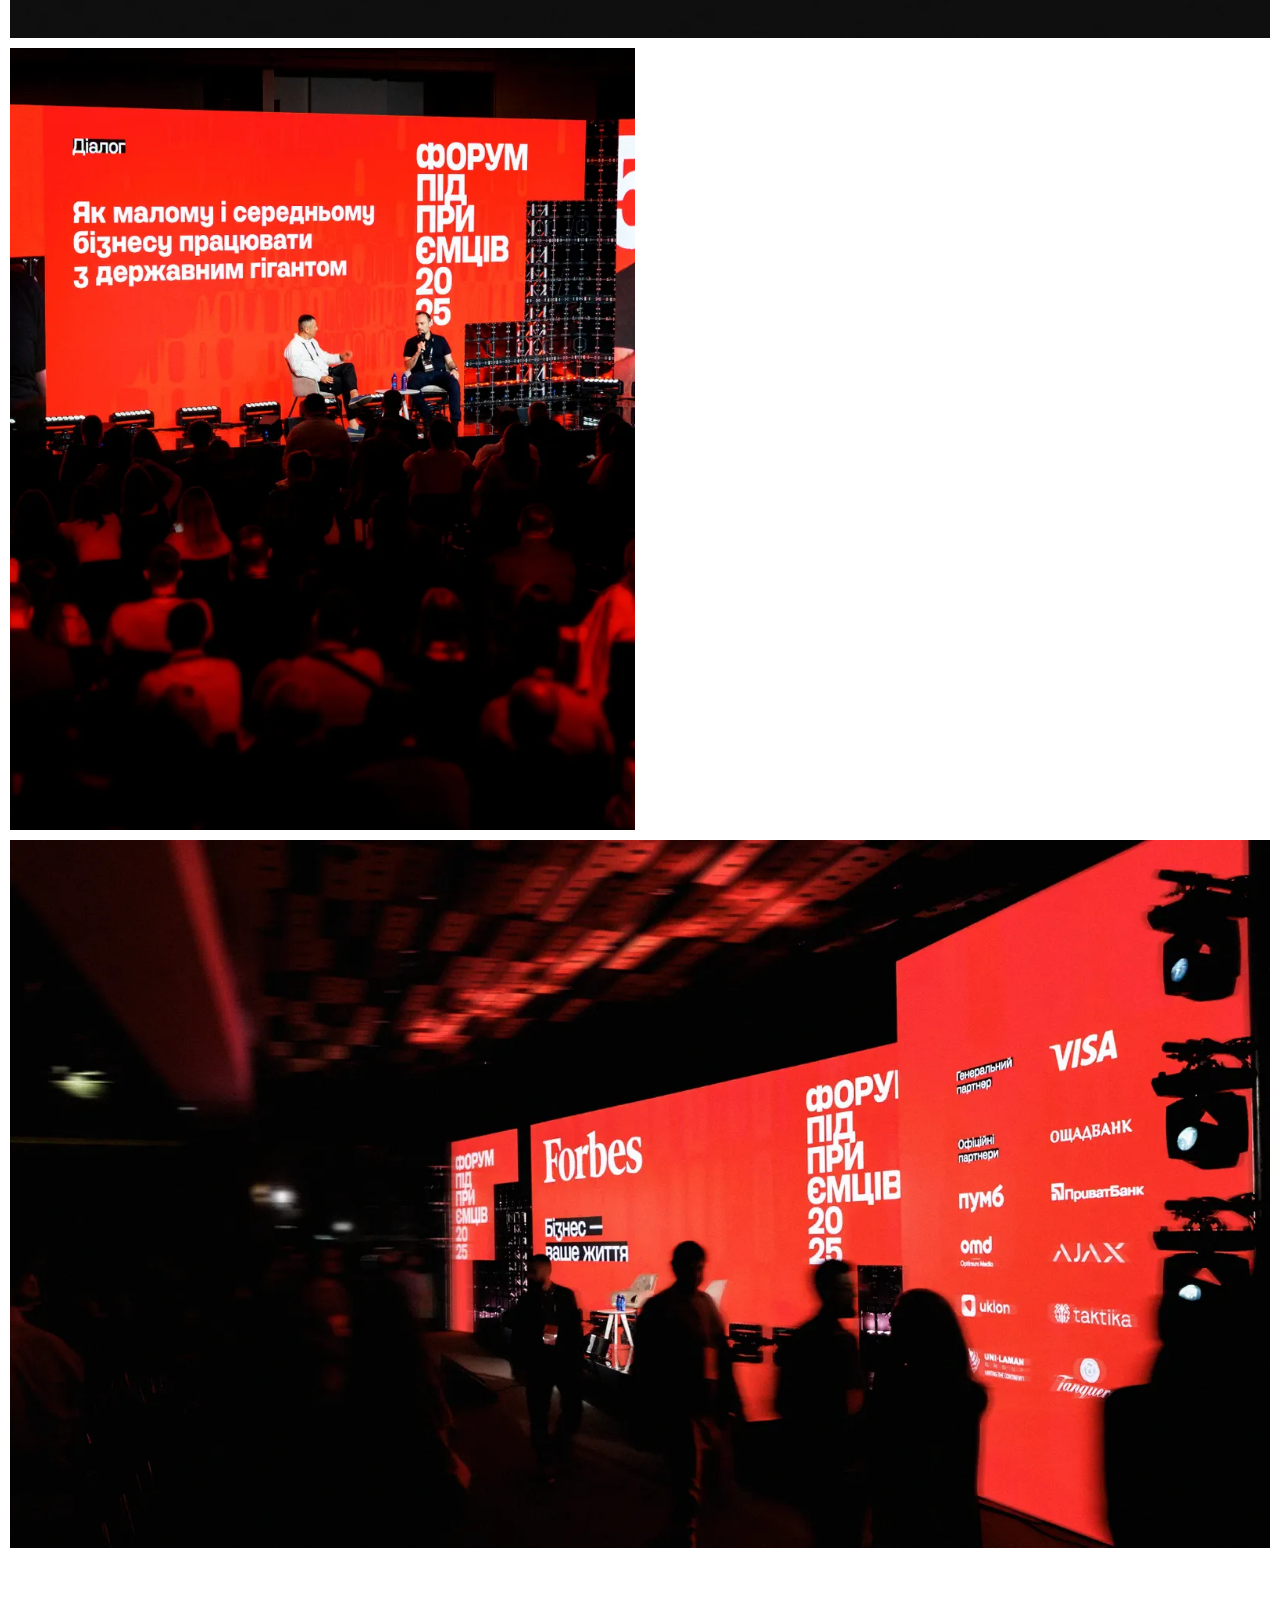
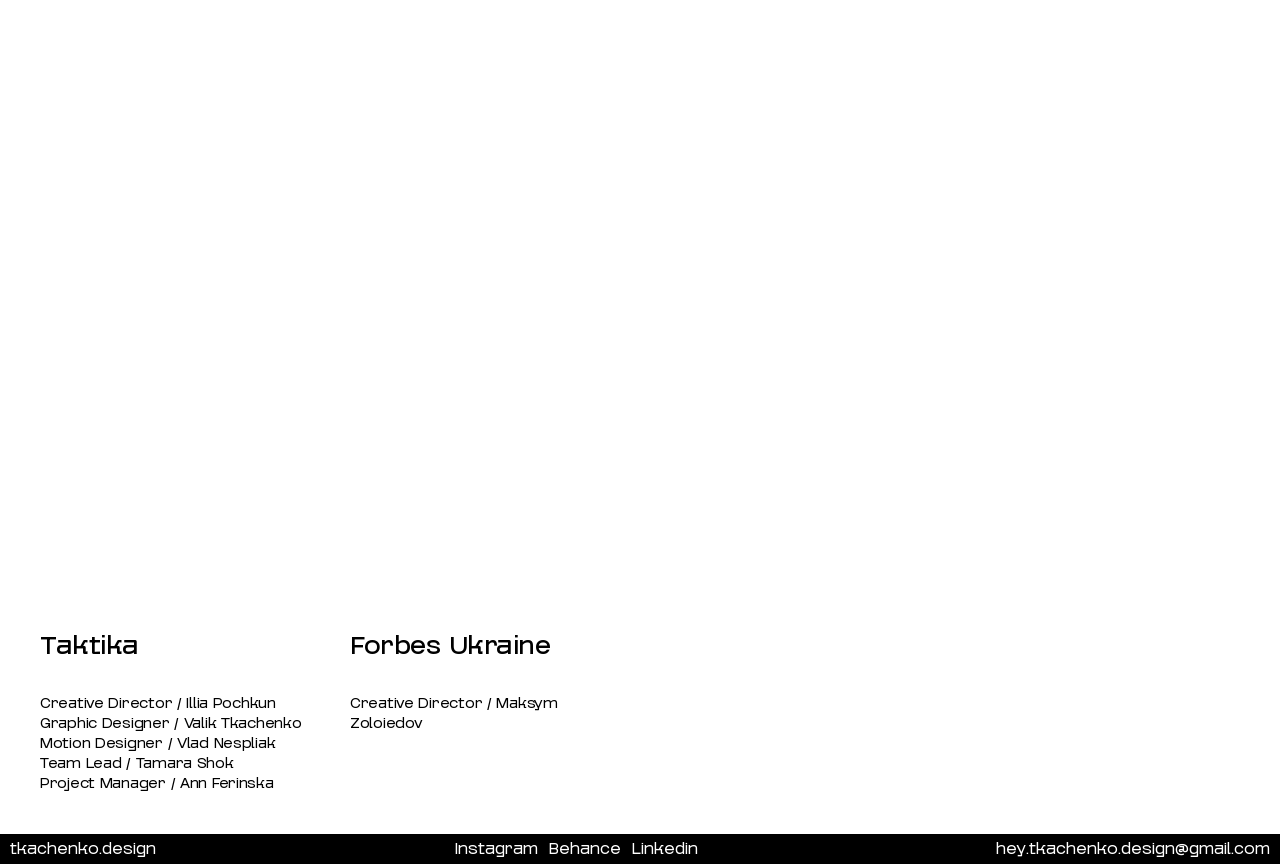
<file: forbes/index.html>
<!DOCTYPE html>
<html lang="en">
<head>
<meta charset="UTF-8">
<meta name="viewport" content="width=device-width, initial-scale=1">
<title>Forbes Entrepreneurs Forum — tkachenko.design</title>
<meta name="description" content="Forbes Entrepreneurs Forum is a business conference by Forbes Ukraine for business owners. Over two days, entrepreneurs and experts discuss resources for runnin">
<meta property="og:type" content="website">
<meta property="og:site_name" content="tkachenko.design">
<meta property="og:title" content="Forbes Entrepreneurs Forum — tkachenko.design">
<meta property="og:description" content="Forbes Entrepreneurs Forum is a business conference by Forbes Ukraine for business owners. Over two days, entrepreneurs and experts discuss resources for runnin">
<meta property="og:url" content="https://tkachenko.design/forbes/">
<meta property="og:image" content="https://tkachenko.design/assets/img/og.jpg">
<meta name="twitter:card" content="summary_large_image">
<meta property="og:image:width" content="1200">
<meta property="og:image:height" content="630">
<link rel="canonical" href="https://tkachenko.design/forbes/">
<link rel="icon" href="../assets/img/favicon.svg" type="image/svg+xml">
<link rel="stylesheet" href="../assets/css/style.css">
</head>
<body>
<header class="hdr hdr--case">
    <div class="hdr-left"><a class="tab tab--top tab--dark tab--bold" href="../"><span class="trim">tkachenko.design</span></a><a class="tab tab--top tab--light tab--link" href="https://type.tkachenko.design" target="_blank" rel="noopener"><span class="trim full">→ type.tkachenko.design</span><span class="trim short">→ type</span></a></div>
    <div class="hdr-mid"><span class="tab tab--top tab--dark tab--bold tab--name"><span class="trim">Forbes Entrepreneurs Forum</span></span><span class="tab tab--top tab--light tab--bold tab--type"><span class="trim">Identity</span></span></div>
    <div class="hdr-right"><a class="tab tab--top tab--dark tab--sign" href="../" aria-label="tkachenko.design — home"><img src="../assets/img/sign.svg" alt=""></a></div>
</header>
<main>
<div class="case-hero"><video src="../media/forbes/cover.mp4?v=3314fbd4" width="1920" height="868" autoplay muted loop playsinline preload="metadata"></video></div>
<section class="about">
    <h1 class="sr-only">Forbes Entrepreneurs Forum</h1>
    <div class="about-block about-desc"><p class="label trim">About</p><div class="lead trim"><p>Forbes Entrepreneurs Forum is a business conference by Forbes Ukraine for business owners. Over two days, entrepreneurs and experts discuss resources for running a business during the war, such as money, talent and data, and share first-hand stories of building companies in Ukraine.</p></div></div>
    <div class="about-block about-with"><p class="label trim">With</p><div class="big trim"><p>Taktika</p></div></div>
    <div class="about-block about-services"><p class="label trim">Services</p><ul class="service-list"><li class="tab tab--dark tab--bold service"><span class="trim">Logotype</span></li><li class="tab tab--dark tab--bold service"><span class="trim">Identity</span></li></ul></div>
</section>
<div class="gallery">
    <img src="../media/forbes/01-2400.webp?v=211ea284" srcset="../media/forbes/01-800.webp?v=211ea284 800w, ../media/forbes/01-1600.webp?v=211ea284 1600w, ../media/forbes/01-2400.webp?v=211ea284 2400w" sizes="100vw" alt="" width="2400" height="1500" loading="lazy" decoding="async">
    <img src="../media/forbes/02-2560.webp?v=a6bc0267" srcset="../media/forbes/02-800.webp?v=a6bc0267 800w, ../media/forbes/02-1600.webp?v=a6bc0267 1600w, ../media/forbes/02-2560.webp?v=a6bc0267 2560w" sizes="100vw" alt="" width="2560" height="1441" loading="lazy" decoding="async">
    <div class="gallery-row">
        <video src="../media/forbes/03-01.mp4?v=9fab308d" width="1200" height="1200" style="flex-grow:1.0000" autoplay muted loop playsinline preload="metadata"></video>
        <video src="../media/forbes/03-02.mp4?v=ad22f68f" width="1200" height="1200" style="flex-grow:1.0000" autoplay muted loop playsinline preload="metadata"></video>
        <video src="../media/forbes/03-03.mp4?v=5df9c71d" width="1200" height="1200" style="flex-grow:1.0000" autoplay muted loop playsinline preload="metadata"></video>
    </div>
    <img src="../media/forbes/04-2560.webp?v=226bef4a" srcset="../media/forbes/04-800.webp?v=226bef4a 800w, ../media/forbes/04-1600.webp?v=226bef4a 1600w, ../media/forbes/04-2560.webp?v=226bef4a 2560w" sizes="100vw" alt="" width="2560" height="1440" loading="lazy" decoding="async">
    <div class="gallery-row">
        <img src="../media/forbes/05-01-840.webp?v=b6d40a94" srcset="../media/forbes/05-01-800.webp?v=b6d40a94 800w, ../media/forbes/05-01-840.webp?v=b6d40a94 840w" sizes="50vw" alt="" width="840" height="1050" style="flex-grow:0.8000" loading="lazy" decoding="async">
        <video src="../media/forbes/05-02.mp4?v=5ead6f4b" width="1080" height="1350" style="flex-grow:0.8000" autoplay muted loop playsinline preload="metadata"></video>
    </div>
    <img src="../media/forbes/06-1920.webp?v=1304bdfa" srcset="../media/forbes/06-800.webp?v=1304bdfa 800w, ../media/forbes/06-1600.webp?v=1304bdfa 1600w, ../media/forbes/06-1920.webp?v=1304bdfa 1920w" sizes="100vw" alt="" width="1920" height="1080" loading="lazy" decoding="async">
    <video src="../media/forbes/07.mp4?v=540a423" width="1920" height="426" autoplay muted loop playsinline preload="metadata"></video>
</div>
<section class="credits">
    <div class="credits-col"><h2 class="big trim">Taktika</h2><div class="credits-list trim"><p>Creative Director / Illia Pochkun</p><p>Graphic Designer / Valik Tkachenko</p><p>Motion Designer / Vlad Nespliak</p><p>Team Lead / Tamara Shok</p><p>Project Manager / Ann Ferinska</p></div></div>
    <div class="credits-col"><h2 class="big trim">Forbes Ukraine</h2><div class="credits-list trim"><p>Creative Director / Maksym Zoloiedov</p></div></div>
</section>
</main>
<footer class="ftr">
    <span class="trim ftr-name">tkachenko.design</span>
    <div class="ftr-socials"><a href="https://www.instagram.com/tkachenko.valentyn/" target="_blank" rel="noopener" aria-label="Instagram"><span class="trim full">Instagram</span><span class="trim short">inst.</span></a><a href="https://www.behance.net/tkachenkodesign" target="_blank" rel="noopener" aria-label="Behance"><span class="trim full">Behance</span><span class="trim short">be.</span></a><a href="https://www.linkedin.com/in/valentyn-tkachenko-5368aa172/" target="_blank" rel="noopener" aria-label="Linkedin"><span class="trim full">Linkedin</span><span class="trim short">li.</span></a></div>
    <a href="mailto:hey.tkachenko.design@gmail.com"><span class="trim">hey.tkachenko.design@gmail.com</span></a>
</footer>
<script src="../assets/js/site.js" defer></script>
</body>
</html>
</file>
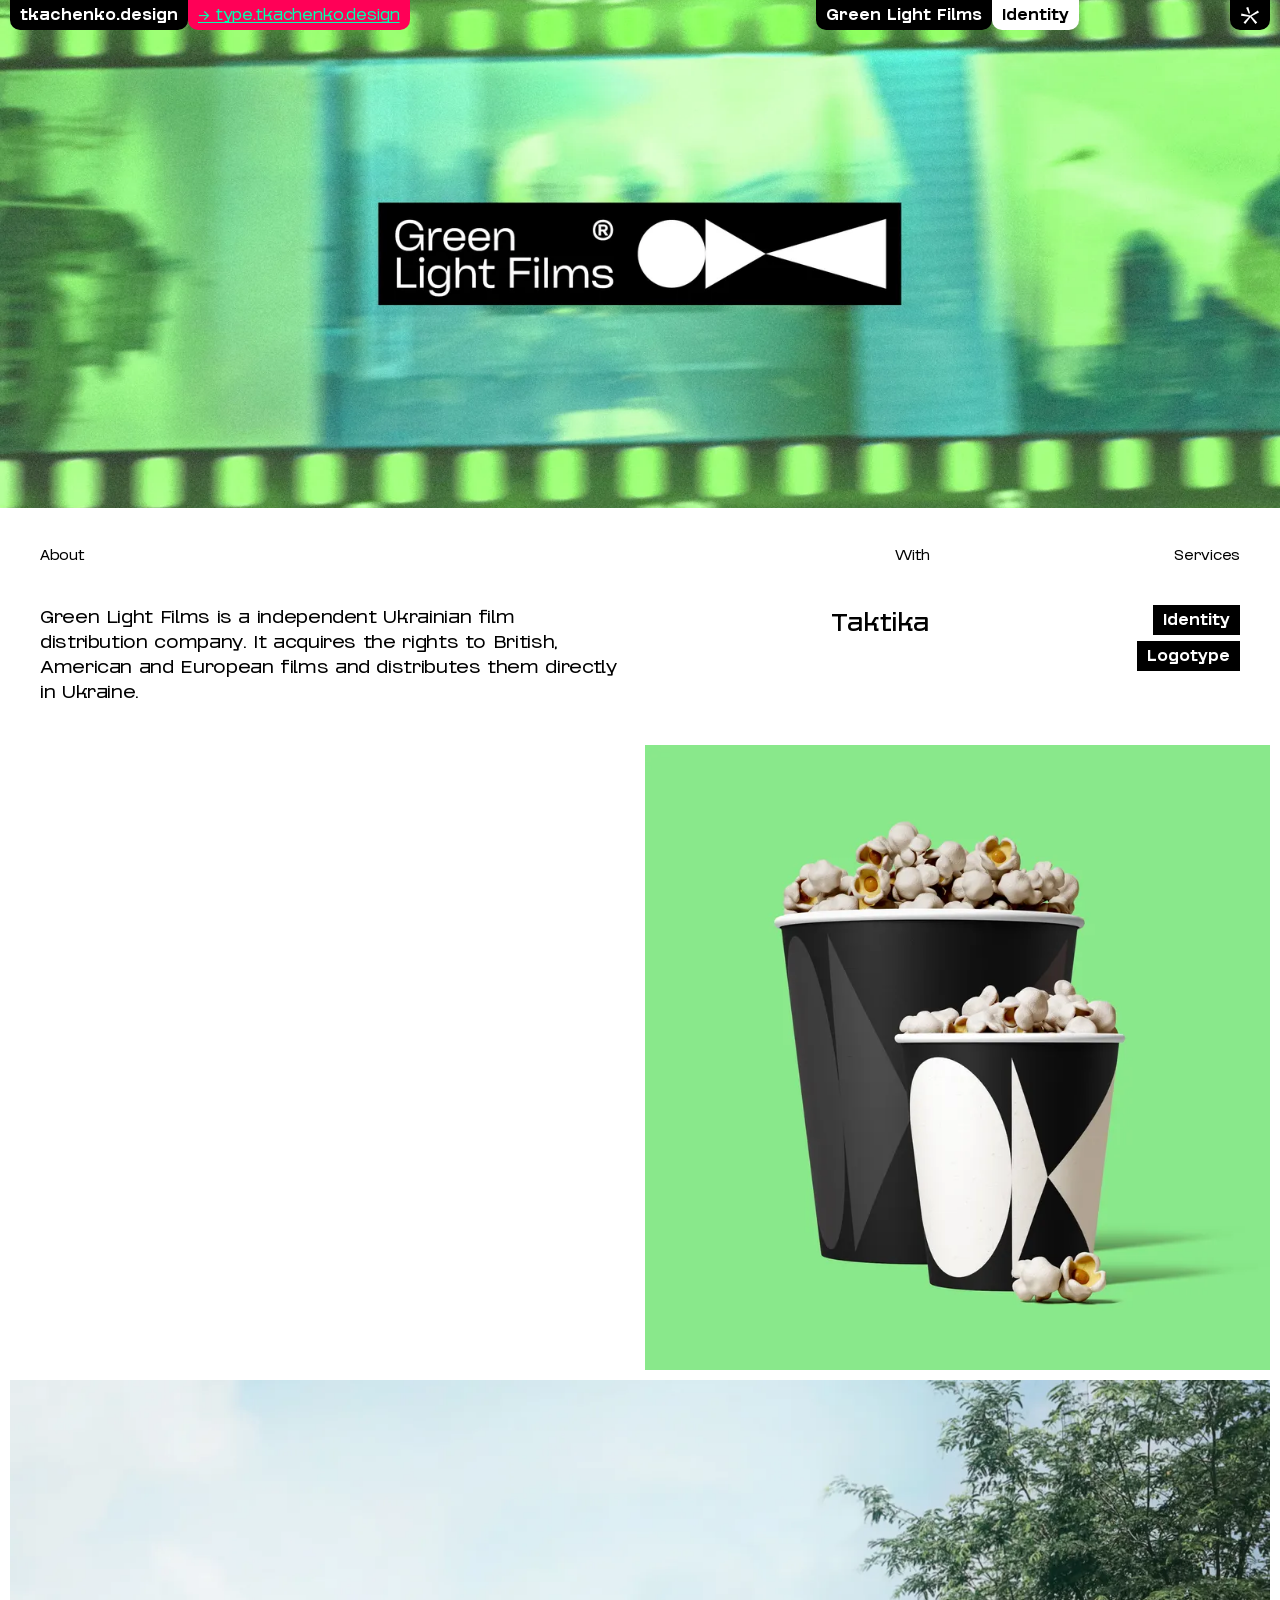
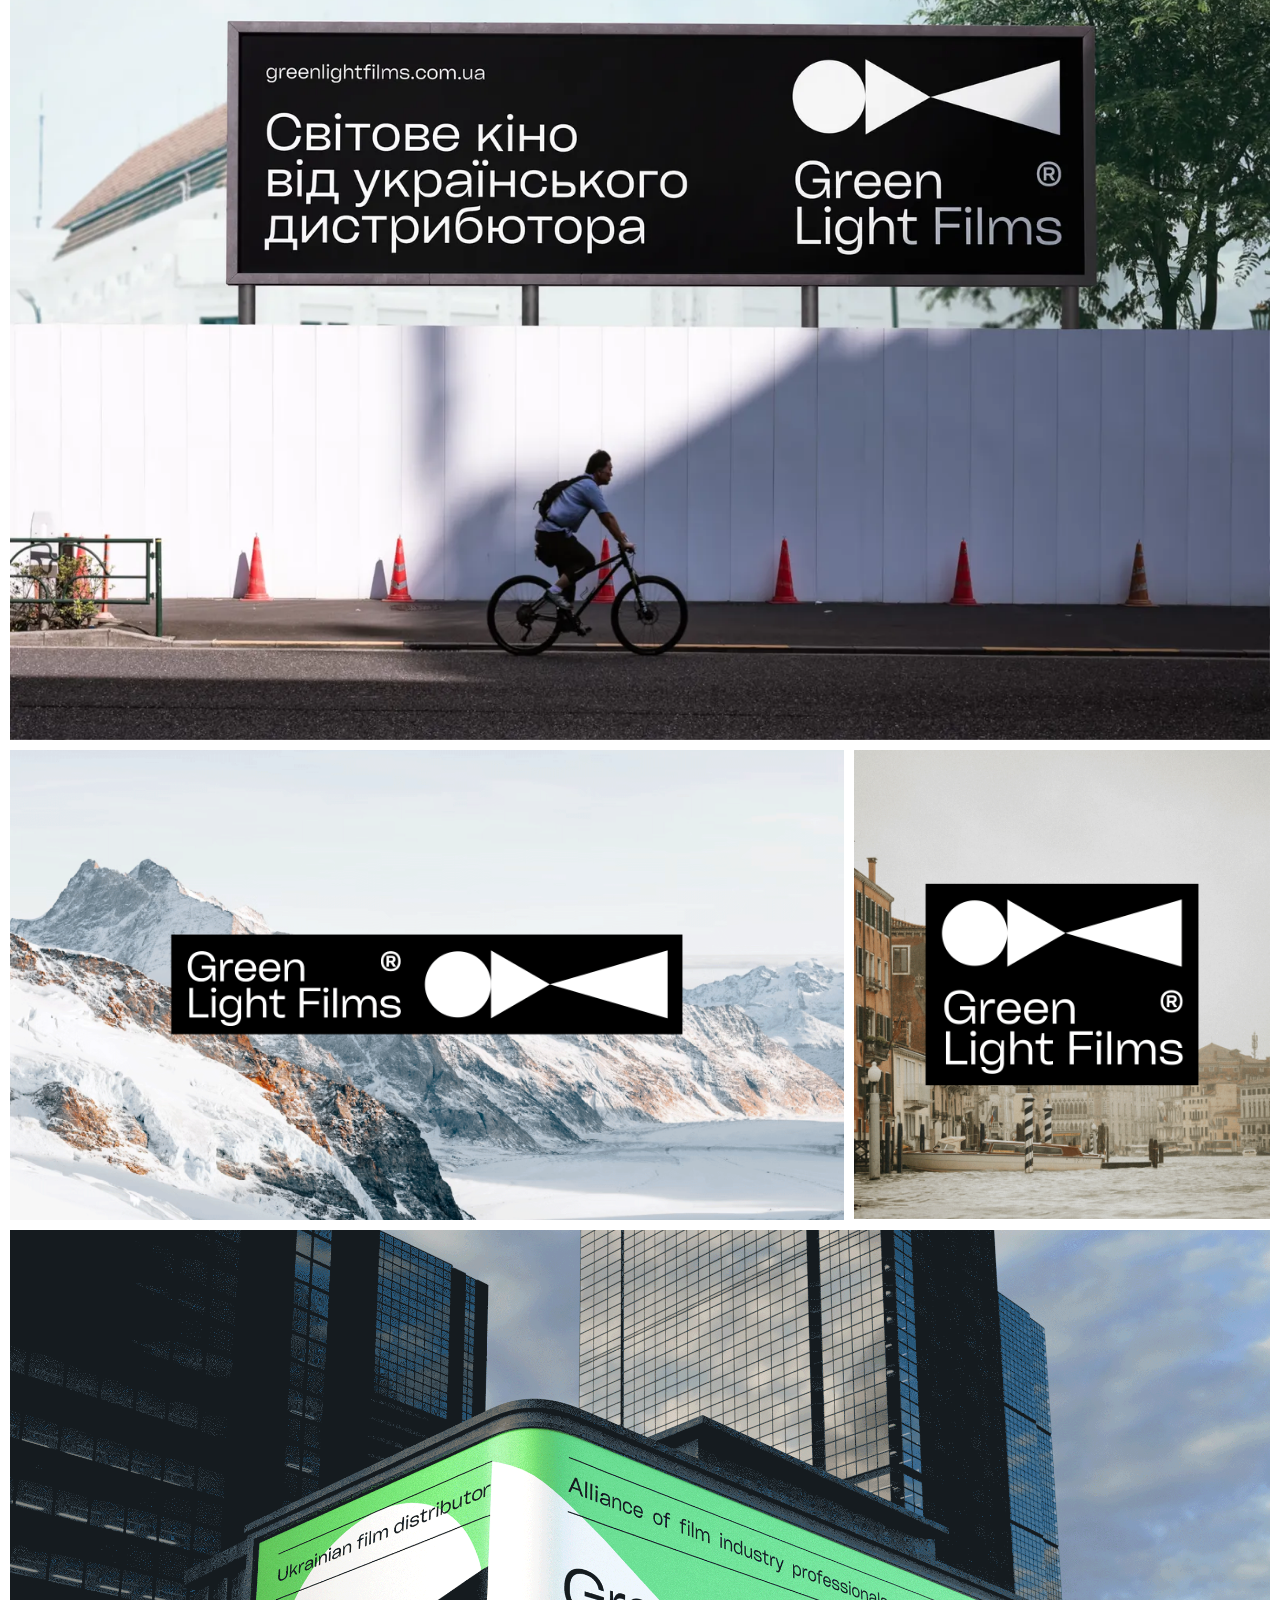
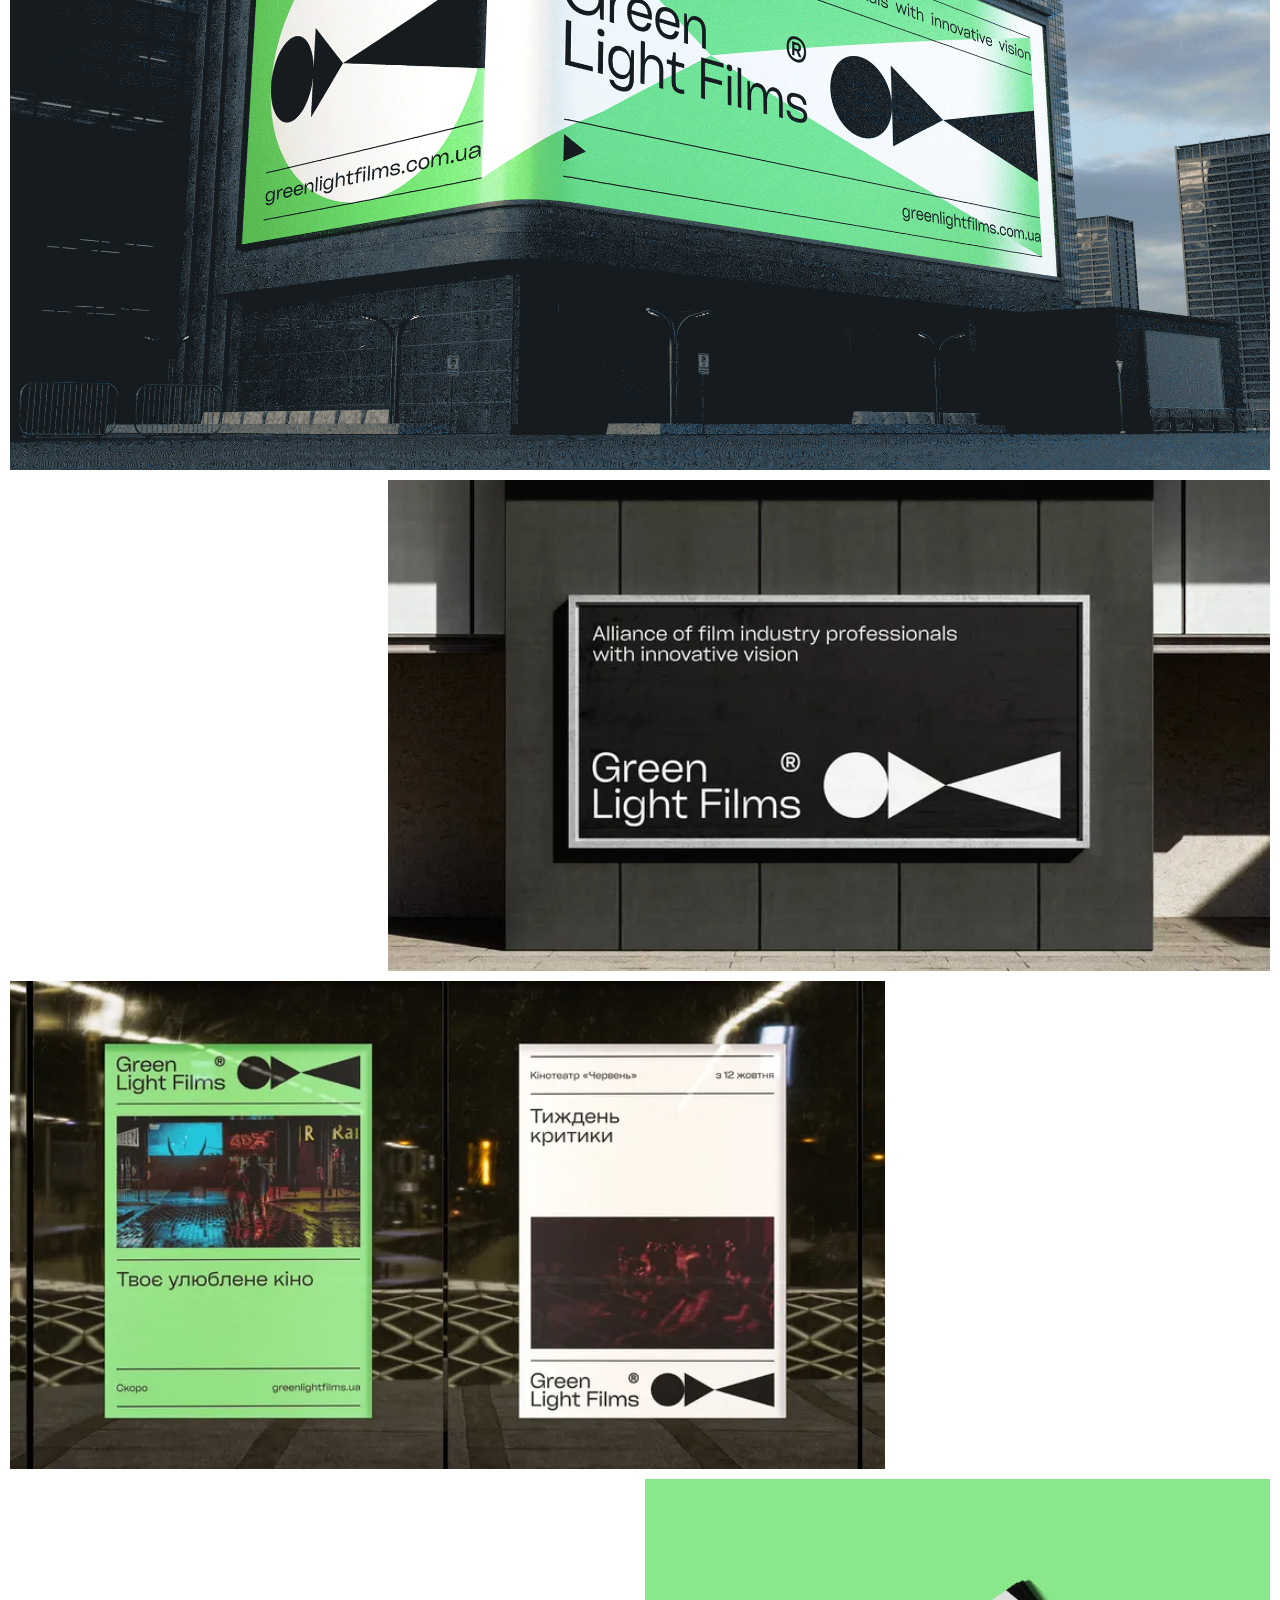
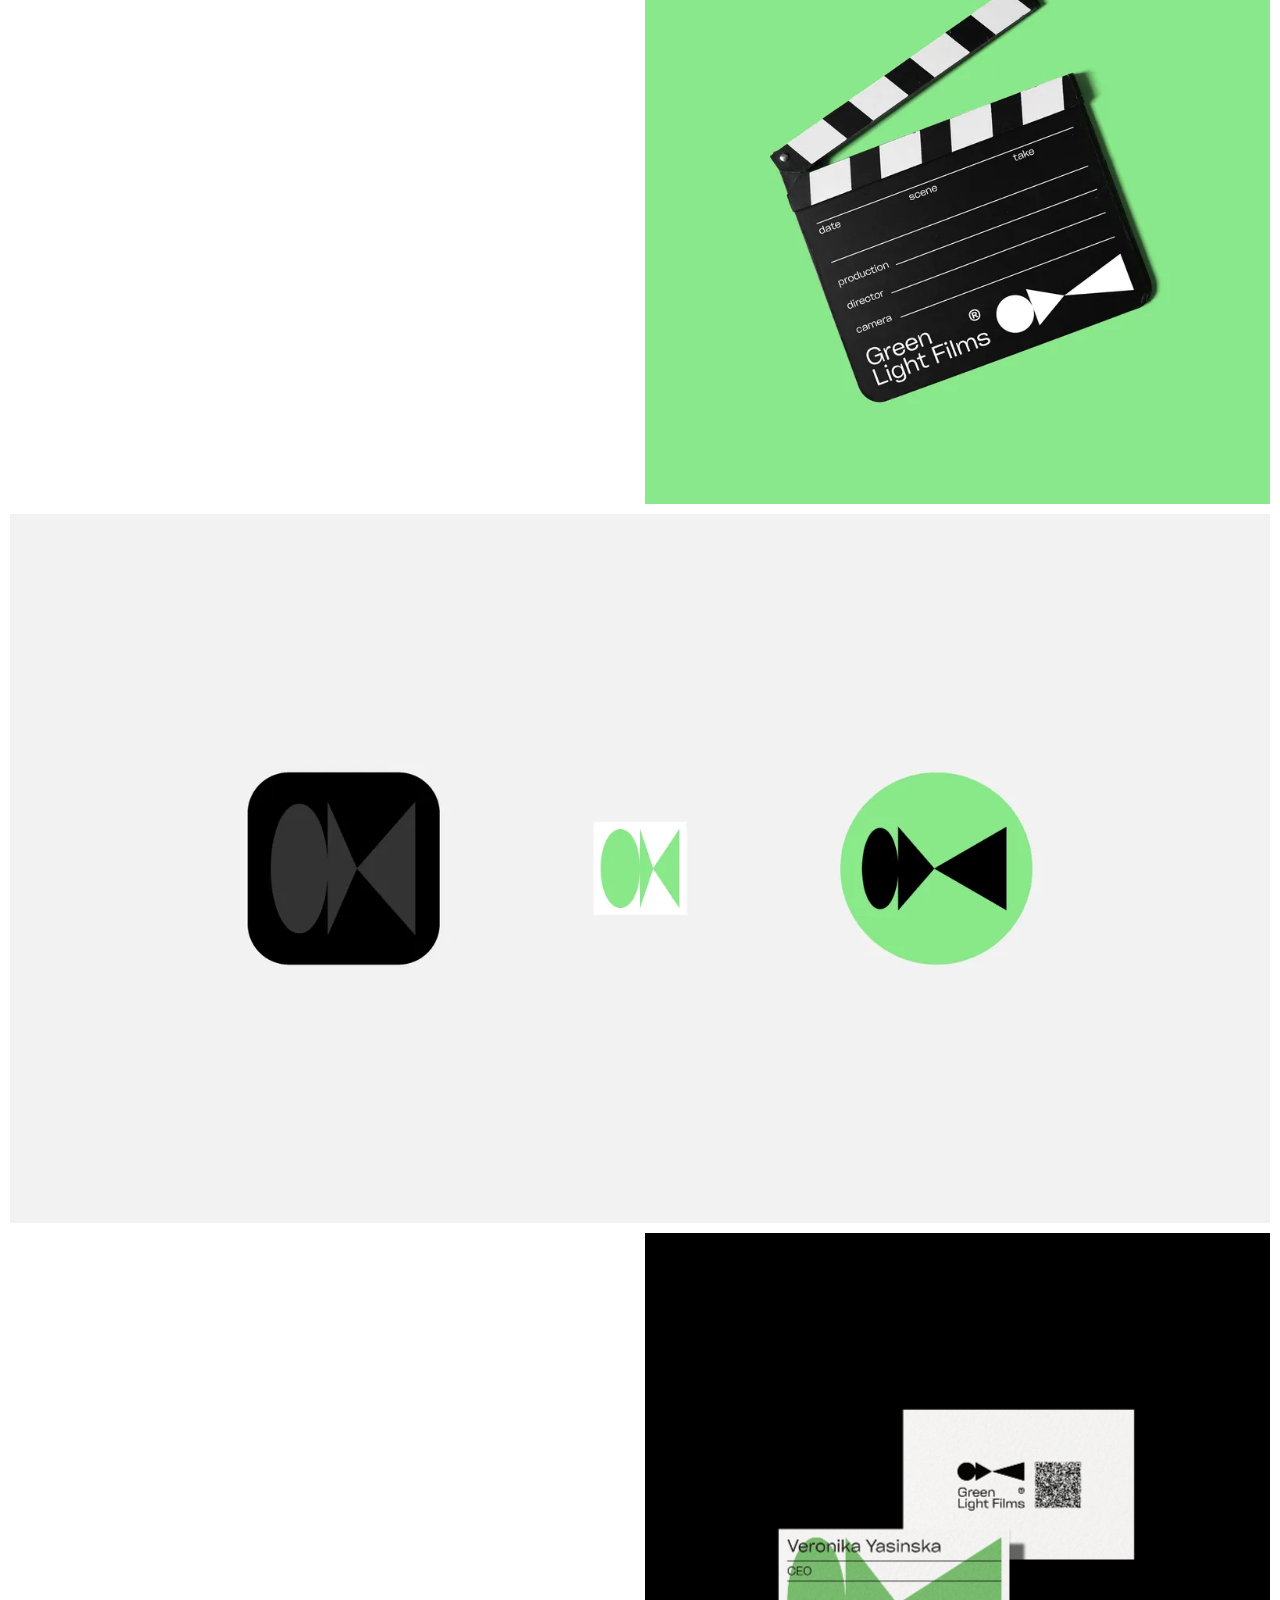
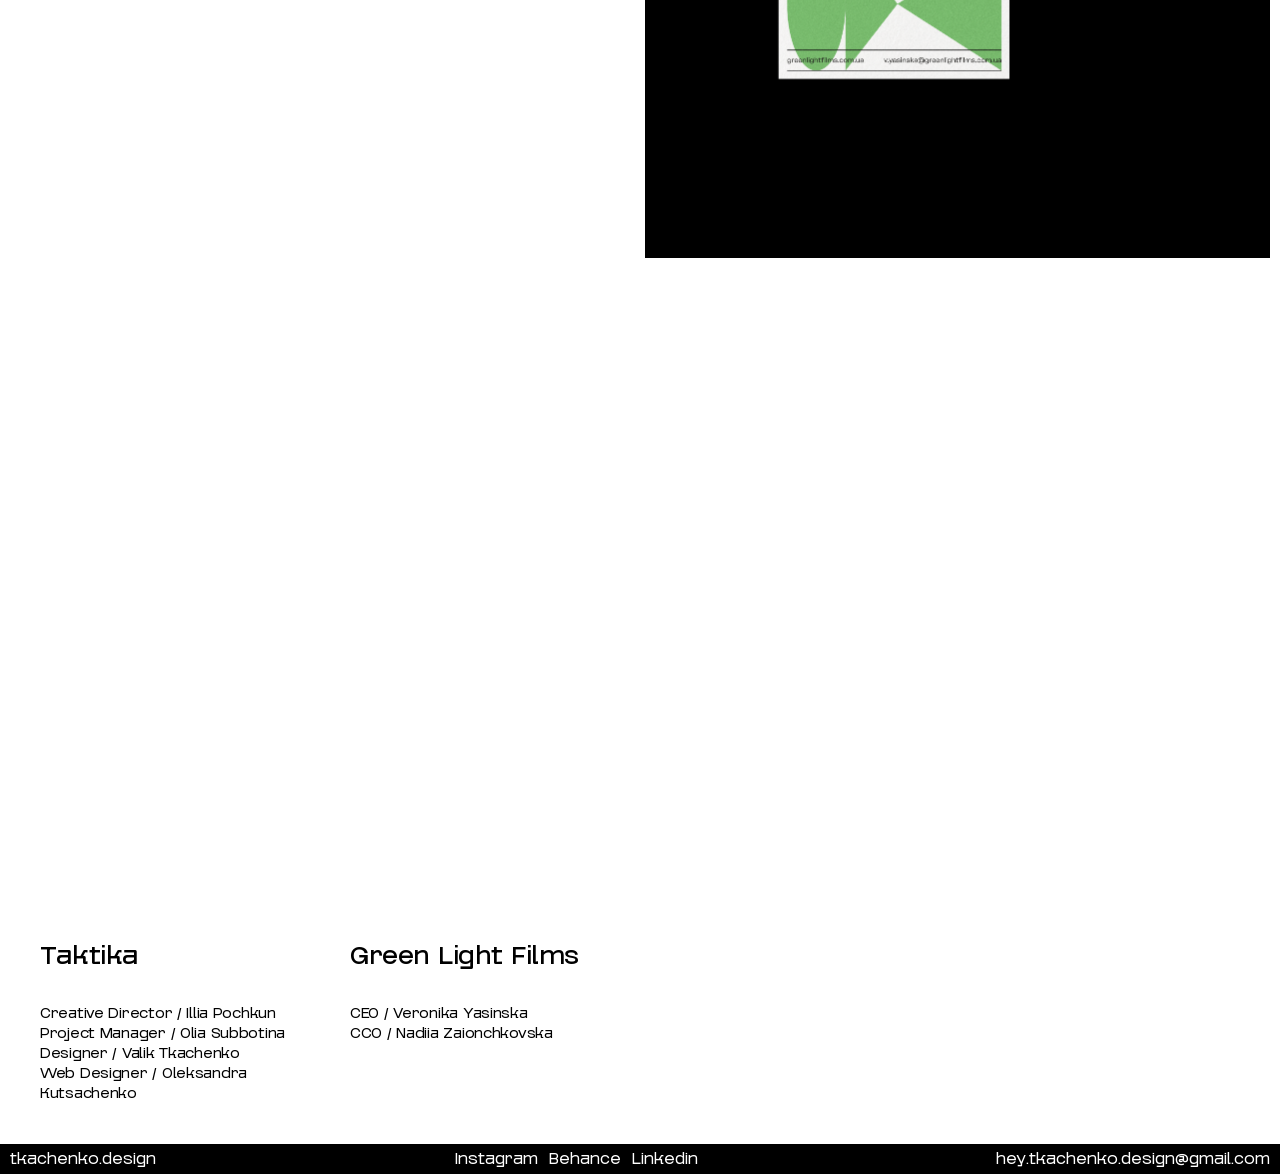
<file: green-light-films/index.html>
<!DOCTYPE html>
<html lang="en">
<head>
<meta charset="UTF-8">
<meta name="viewport" content="width=device-width, initial-scale=1">
<title>Green Light Films — tkachenko.design</title>
<meta name="description" content="Green Light Films is a independent Ukrainian film distribution company. It acquires the rights to British, American and European films and distributes them dire">
<meta property="og:type" content="website">
<meta property="og:site_name" content="tkachenko.design">
<meta property="og:title" content="Green Light Films — tkachenko.design">
<meta property="og:description" content="Green Light Films is a independent Ukrainian film distribution company. It acquires the rights to British, American and European films and distributes them dire">
<meta property="og:url" content="https://tkachenko.design/green-light-films/">
<meta property="og:image" content="https://tkachenko.design/assets/img/og.jpg">
<meta name="twitter:card" content="summary_large_image">
<meta property="og:image:width" content="1200">
<meta property="og:image:height" content="630">
<link rel="canonical" href="https://tkachenko.design/green-light-films/">
<link rel="icon" href="../assets/img/favicon.svg" type="image/svg+xml">
<link rel="stylesheet" href="../assets/css/style.css">
</head>
<body>
<header class="hdr hdr--case">
    <div class="hdr-left"><a class="tab tab--top tab--dark tab--bold" href="../"><span class="trim">tkachenko.design</span></a><a class="tab tab--top tab--light tab--link" href="https://type.tkachenko.design" target="_blank" rel="noopener"><span class="trim full">→ type.tkachenko.design</span><span class="trim short">→ type</span></a></div>
    <div class="hdr-mid"><span class="tab tab--top tab--dark tab--bold tab--name"><span class="trim">Green Light Films</span></span><span class="tab tab--top tab--light tab--bold tab--type"><span class="trim">Identity</span></span></div>
    <div class="hdr-right"><a class="tab tab--top tab--dark tab--sign" href="../" aria-label="tkachenko.design — home"><img src="../assets/img/sign.svg" alt=""></a></div>
</header>
<main>
<div class="case-hero"><img src="../media/green-light-films/cover-2560.webp?v=7384d6b4" srcset="../media/green-light-films/cover-800.webp?v=7384d6b4 800w, ../media/green-light-films/cover-1600.webp?v=7384d6b4 1600w, ../media/green-light-films/cover-2560.webp?v=7384d6b4 2560w" sizes="100vw" alt="" width="2560" height="1071" loading="eager" decoding="async"></div>
<section class="about">
    <h1 class="sr-only">Green Light Films</h1>
    <div class="about-block about-desc"><p class="label trim">About</p><div class="lead trim"><p>Green Light Films is a independent Ukrainian film distribution company. It acquires the rights to British, American and European films and distributes them directly in Ukraine.</p></div></div>
    <div class="about-block about-with"><p class="label trim">With</p><div class="big trim"><p>Taktika</p></div></div>
    <div class="about-block about-services"><p class="label trim">Services</p><ul class="service-list"><li class="tab tab--dark tab--bold service"><span class="trim">Identity</span></li><li class="tab tab--dark tab--bold service"><span class="trim">Logotype</span></li></ul></div>
</section>
<div class="gallery">
    <div class="gallery-row">
        <video src="../media/green-light-films/01-01.mp4?v=1347a98c" width="1500" height="1500" style="flex-grow:1.0000" autoplay muted loop playsinline preload="metadata"></video>
        <img src="../media/green-light-films/01-02-2084.webp?v=9962fcb8" srcset="../media/green-light-films/01-02-800.webp?v=9962fcb8 800w, ../media/green-light-films/01-02-1600.webp?v=9962fcb8 1600w, ../media/green-light-films/01-02-2084.webp?v=9962fcb8 2084w" sizes="50vw" alt="" width="2084" height="2084" style="flex-grow:1.0000" loading="lazy" decoding="async">
    </div>
    <img src="../media/green-light-films/02-2560.webp?v=8fec0285" srcset="../media/green-light-films/02-800.webp?v=8fec0285 800w, ../media/green-light-films/02-1600.webp?v=8fec0285 1600w, ../media/green-light-films/02-2560.webp?v=8fec0285 2560w" sizes="100vw" alt="" width="2560" height="1951" loading="lazy" decoding="async">
    <div class="gallery-row">
        <img src="../media/green-light-films/03-01.gif?v=7196eb92" alt="" width="1920" height="1080" style="flex-grow:1.7778" loading="lazy" decoding="async">
        <img src="../media/green-light-films/03-02.gif?v=964188b9" alt="" width="958" height="1080" style="flex-grow:0.8870" loading="lazy" decoding="async">
    </div>
    <img src="../media/green-light-films/04.gif?v=daa18379" alt="" width="2400" height="1600" loading="lazy" decoding="async">
    <div class="gallery-row">
        <video src="../media/green-light-films/05-01.mp4?v=39b1fc5" width="1124" height="1500" style="flex-grow:0.7493" autoplay muted loop playsinline preload="metadata"></video>
        <img src="../media/green-light-films/05-02-1924.webp?v=18ef1ea1" srcset="../media/green-light-films/05-02-800.webp?v=18ef1ea1 800w, ../media/green-light-films/05-02-1600.webp?v=18ef1ea1 1600w, ../media/green-light-films/05-02-1924.webp?v=18ef1ea1 1924w" sizes="50vw" alt="" width="1924" height="1073" style="flex-grow:1.7931" loading="lazy" decoding="async">
    </div>
    <div class="gallery-row">
        <img src="../media/green-light-films/07-01-1924.webp?v=b2d4e2ed" srcset="../media/green-light-films/07-01-800.webp?v=b2d4e2ed 800w, ../media/green-light-films/07-01-1600.webp?v=b2d4e2ed 1600w, ../media/green-light-films/07-01-1924.webp?v=b2d4e2ed 1924w" sizes="50vw" alt="" width="1924" height="1073" style="flex-grow:1.7931" loading="lazy" decoding="async">
        <video src="../media/green-light-films/07-02.mp4?v=67b9bbb6" width="998" height="1300" style="flex-grow:0.7677" autoplay muted loop playsinline preload="metadata"></video>
    </div>
    <div class="gallery-row">
        <video src="../media/green-light-films/08-01.mp4?v=42005c0c" width="1908" height="1908" style="flex-grow:1.0000" autoplay muted loop playsinline preload="metadata"></video>
        <img src="../media/green-light-films/08-02-2000.webp?v=c6c7d79d" srcset="../media/green-light-films/08-02-800.webp?v=c6c7d79d 800w, ../media/green-light-films/08-02-1600.webp?v=c6c7d79d 1600w, ../media/green-light-films/08-02-2000.webp?v=c6c7d79d 2000w" sizes="50vw" alt="" width="2000" height="2000" style="flex-grow:1.0000" loading="lazy" decoding="async">
    </div>
    <img src="../media/green-light-films/09-1920.webp?v=3d6f09a9" srcset="../media/green-light-films/09-800.webp?v=3d6f09a9 800w, ../media/green-light-films/09-1600.webp?v=3d6f09a9 1600w, ../media/green-light-films/09-1920.webp?v=3d6f09a9 1920w" sizes="100vw" alt="" width="1920" height="1080" loading="lazy" decoding="async">
    <div class="gallery-row">
        <video src="../media/green-light-films/10-01.mp4?v=978d7f18" width="1500" height="1500" style="flex-grow:1.0000" autoplay muted loop playsinline preload="metadata"></video>
        <img src="../media/green-light-films/10-02.gif?v=9187de4a" alt="" width="2502" height="2502" style="flex-grow:1.0000" loading="lazy" decoding="async">
    </div>
    <video src="../media/green-light-films/11.mp4?v=ce6b4305" width="1920" height="1080" autoplay muted loop playsinline preload="metadata"></video>
</div>
<section class="credits">
    <div class="credits-col"><h2 class="big trim">Taktika</h2><div class="credits-list trim"><p>Creative Director / Illia Pochkun</p><p>Project Manager / Olia Subbotina</p><p>Designer / Valik Tkachenko</p><p>Web Designer / Oleksandra Kutsachenko</p></div></div>
    <div class="credits-col"><h2 class="big trim">Green Light Films</h2><div class="credits-list trim"><p>CEO / Veronika Yasinska</p><p>CCO / Nadiia Zaionchkovska</p></div></div>
</section>
</main>
<footer class="ftr">
    <span class="trim ftr-name">tkachenko.design</span>
    <div class="ftr-socials"><a href="https://www.instagram.com/tkachenko.valentyn/" target="_blank" rel="noopener" aria-label="Instagram"><span class="trim full">Instagram</span><span class="trim short">inst.</span></a><a href="https://www.behance.net/tkachenkodesign" target="_blank" rel="noopener" aria-label="Behance"><span class="trim full">Behance</span><span class="trim short">be.</span></a><a href="https://www.linkedin.com/in/valentyn-tkachenko-5368aa172/" target="_blank" rel="noopener" aria-label="Linkedin"><span class="trim full">Linkedin</span><span class="trim short">li.</span></a></div>
    <a href="mailto:hey.tkachenko.design@gmail.com"><span class="trim">hey.tkachenko.design@gmail.com</span></a>
</footer>
<script src="../assets/js/site.js" defer></script>
</body>
</html>
</file>
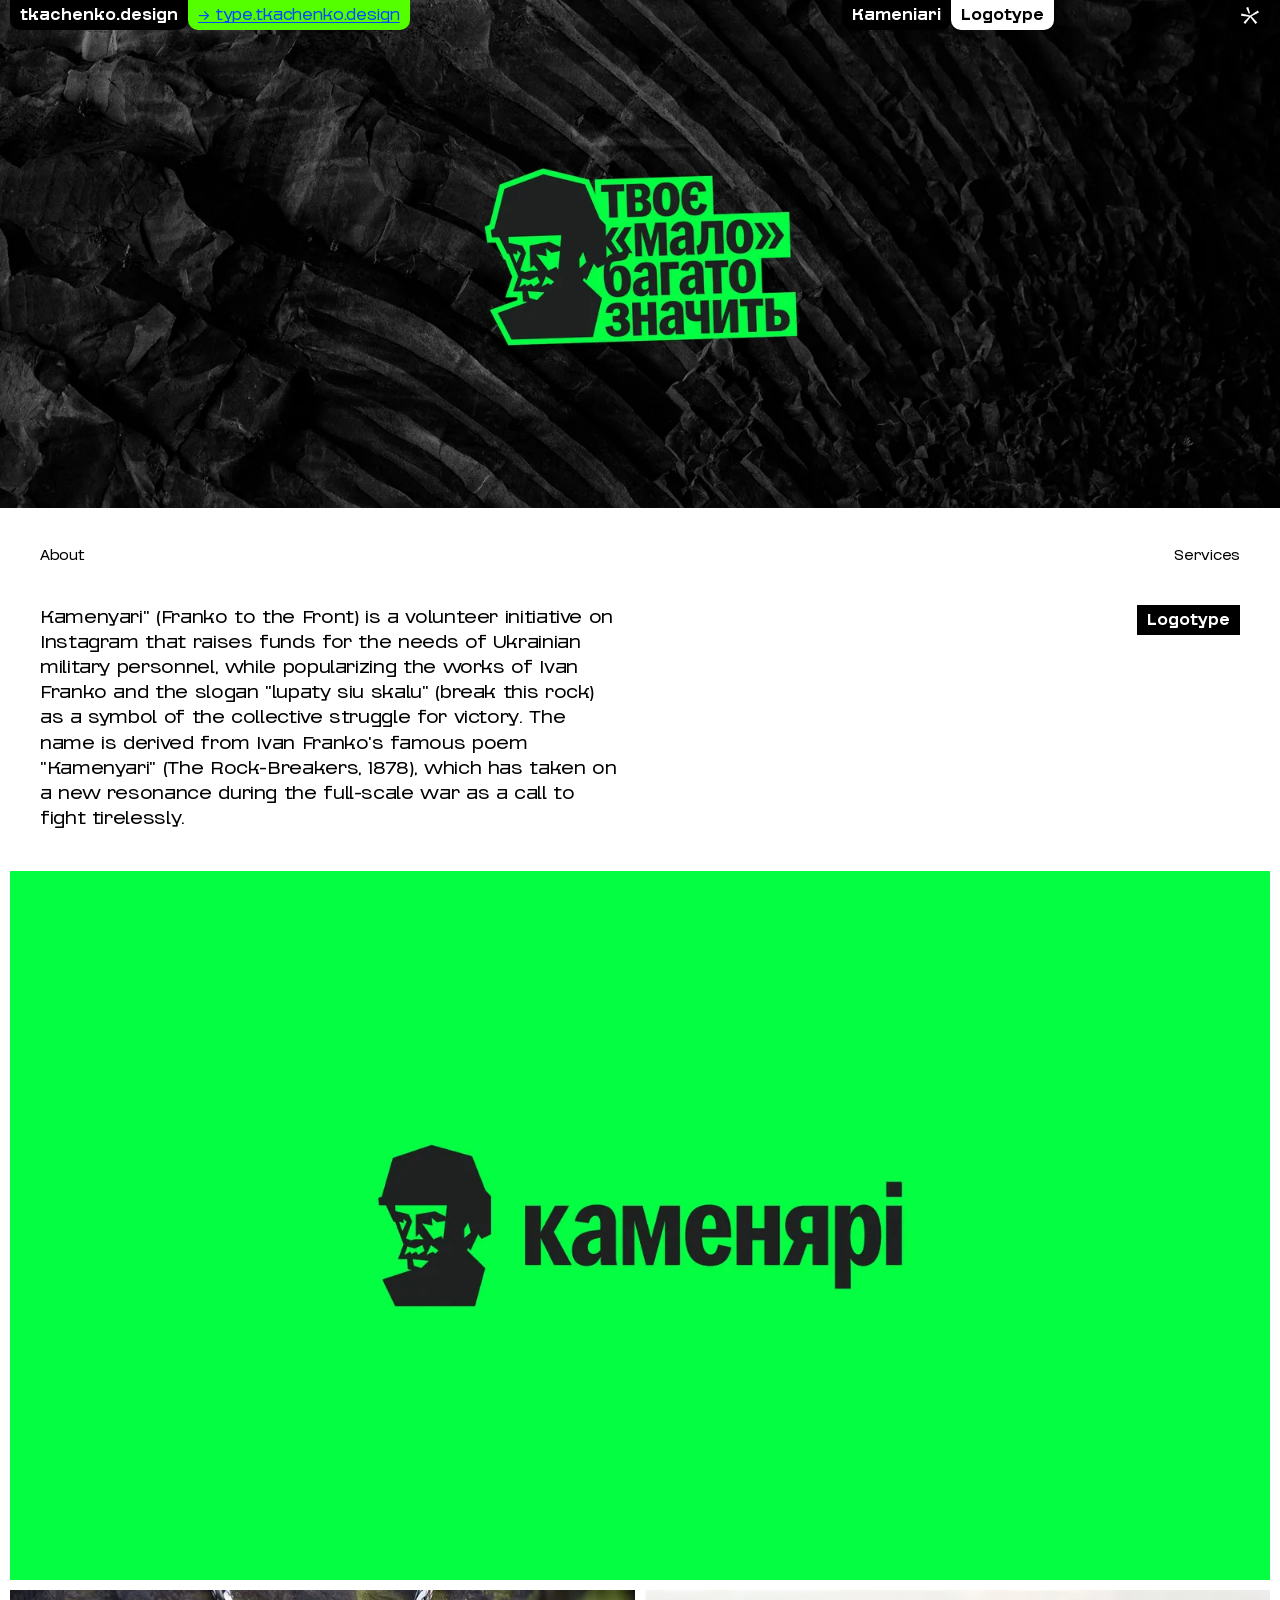
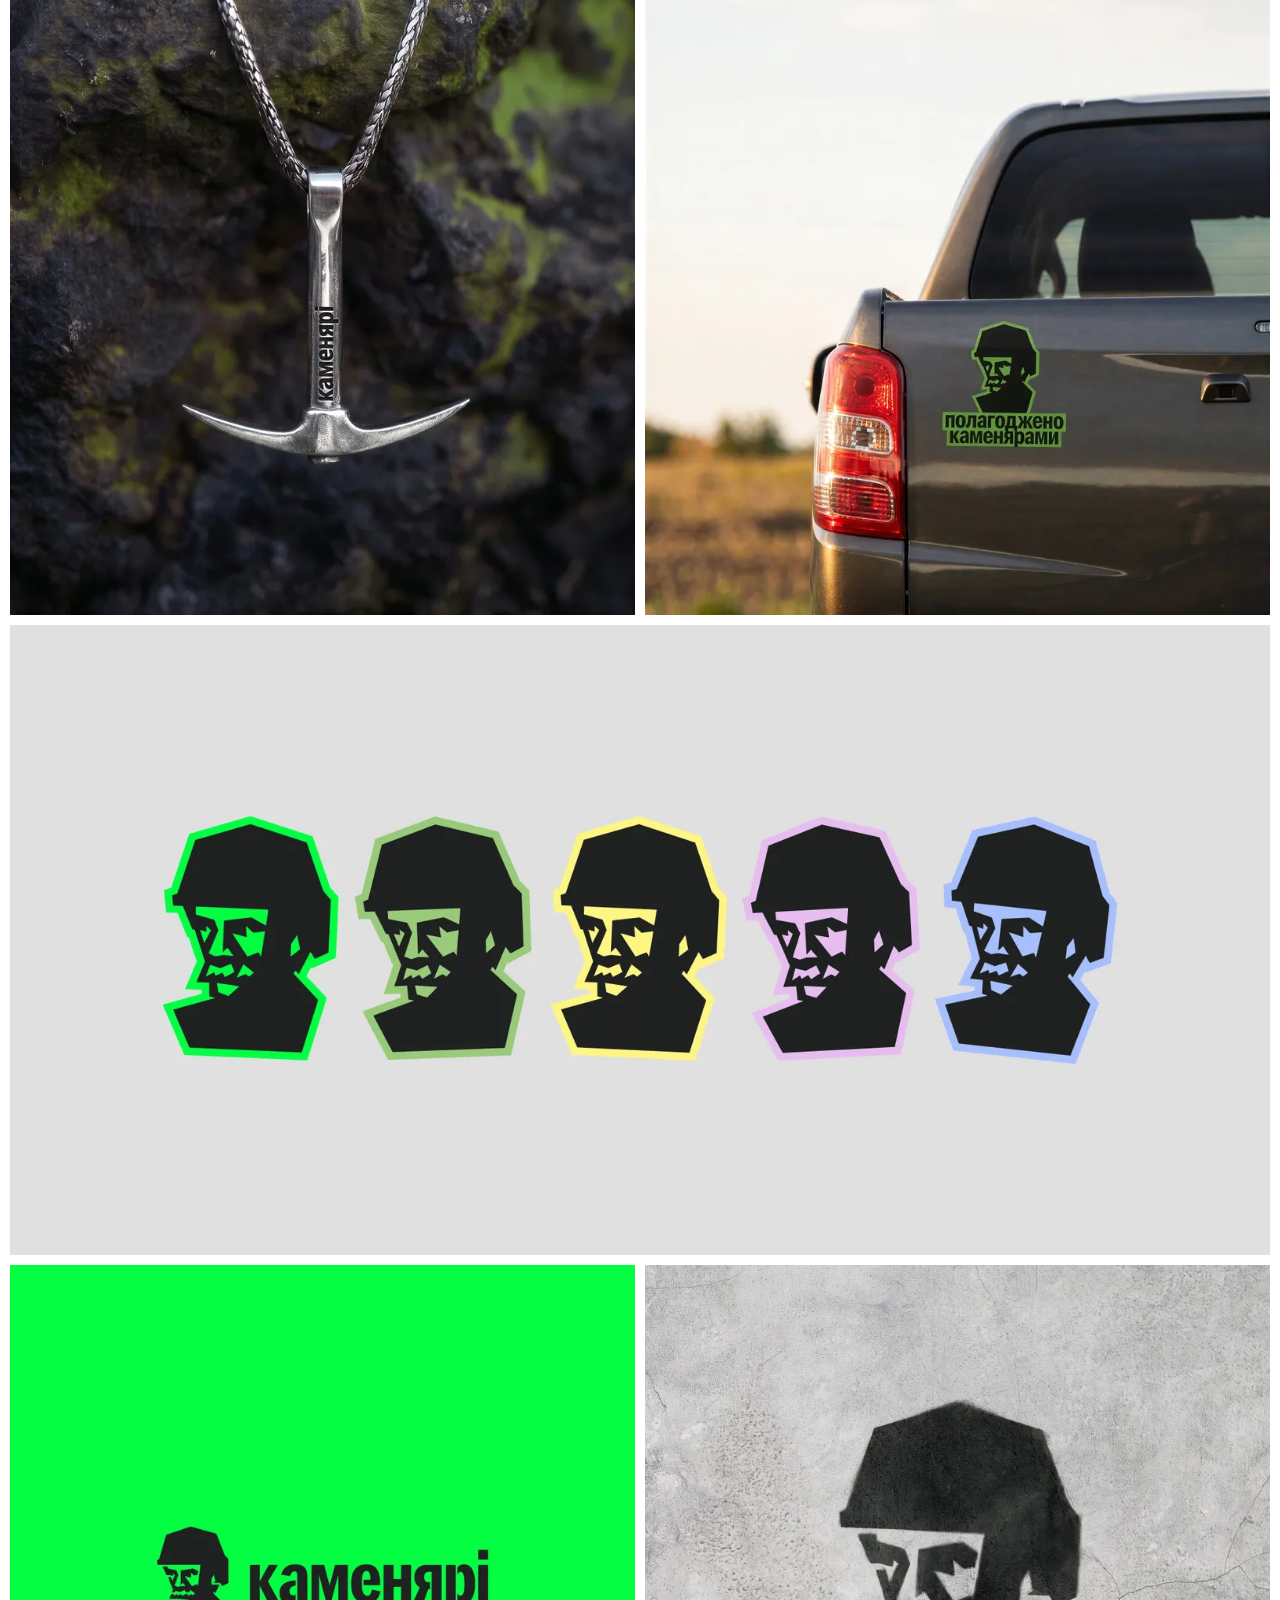
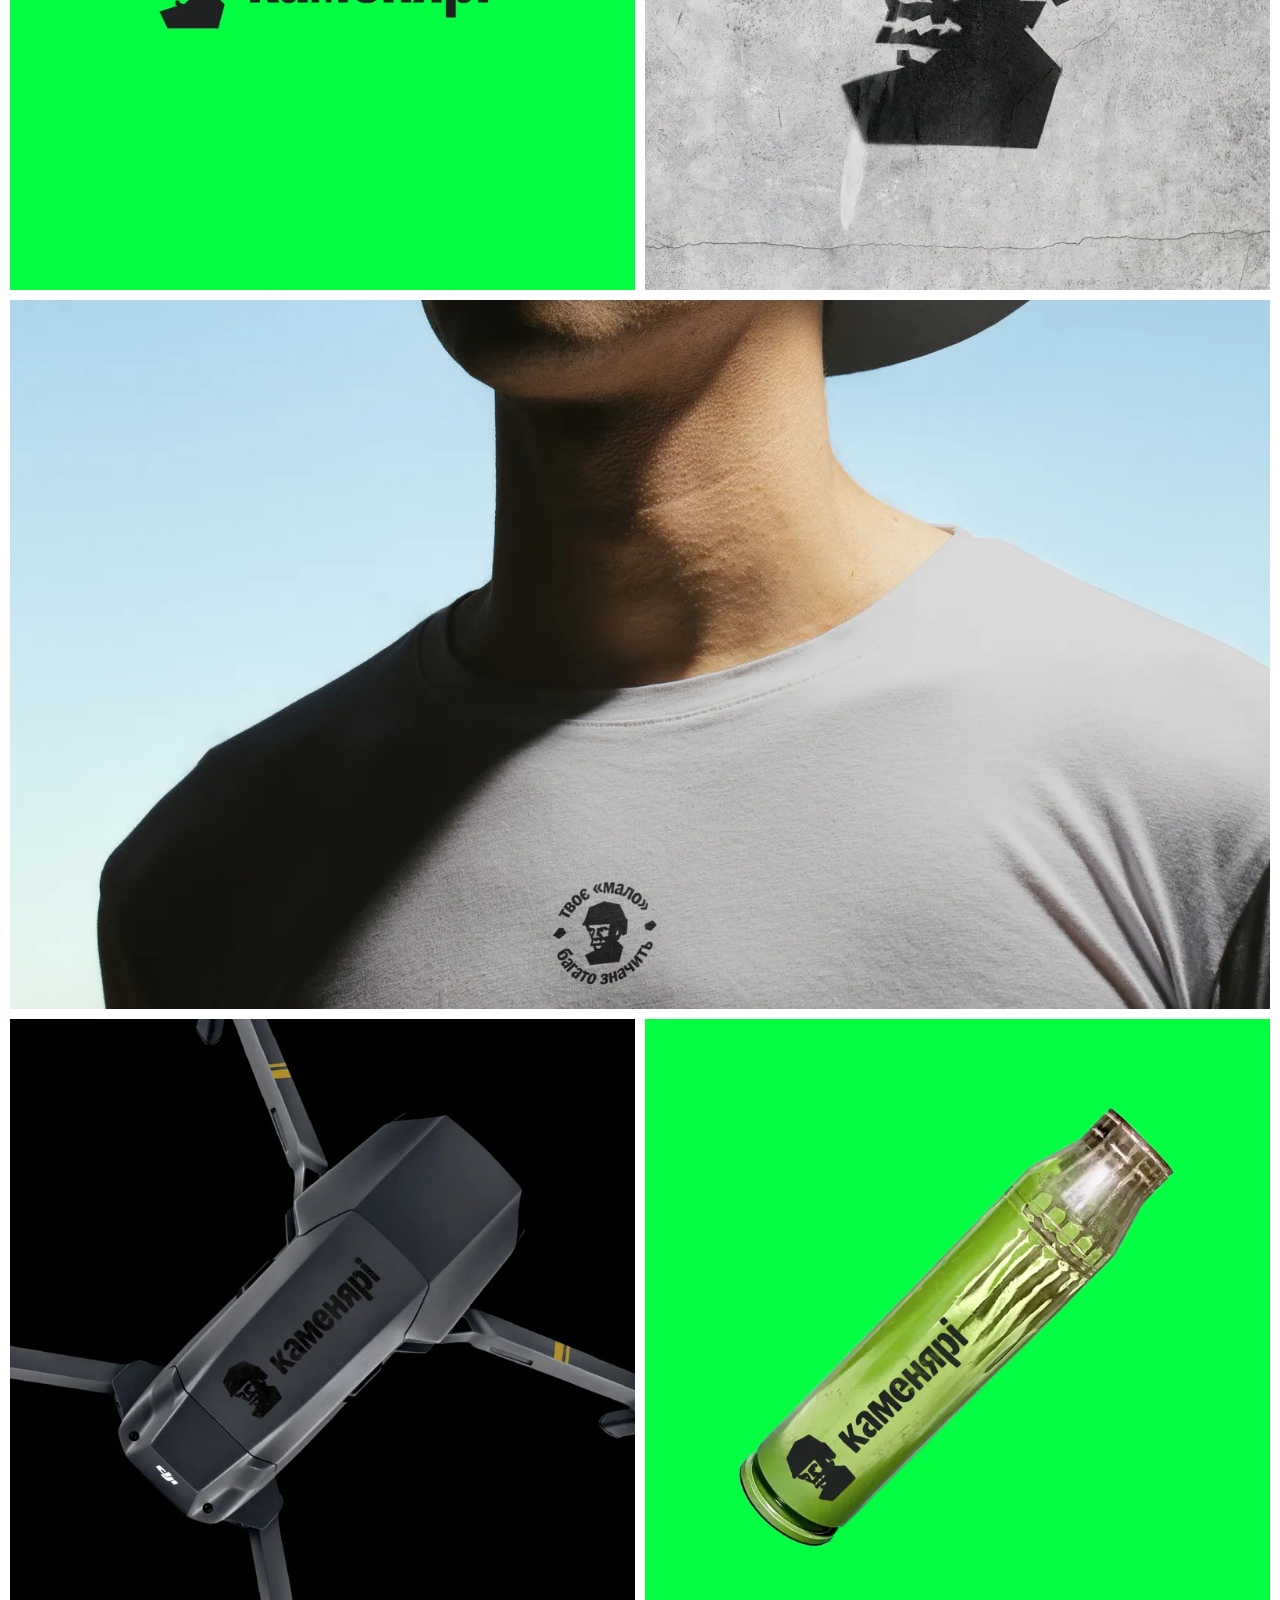
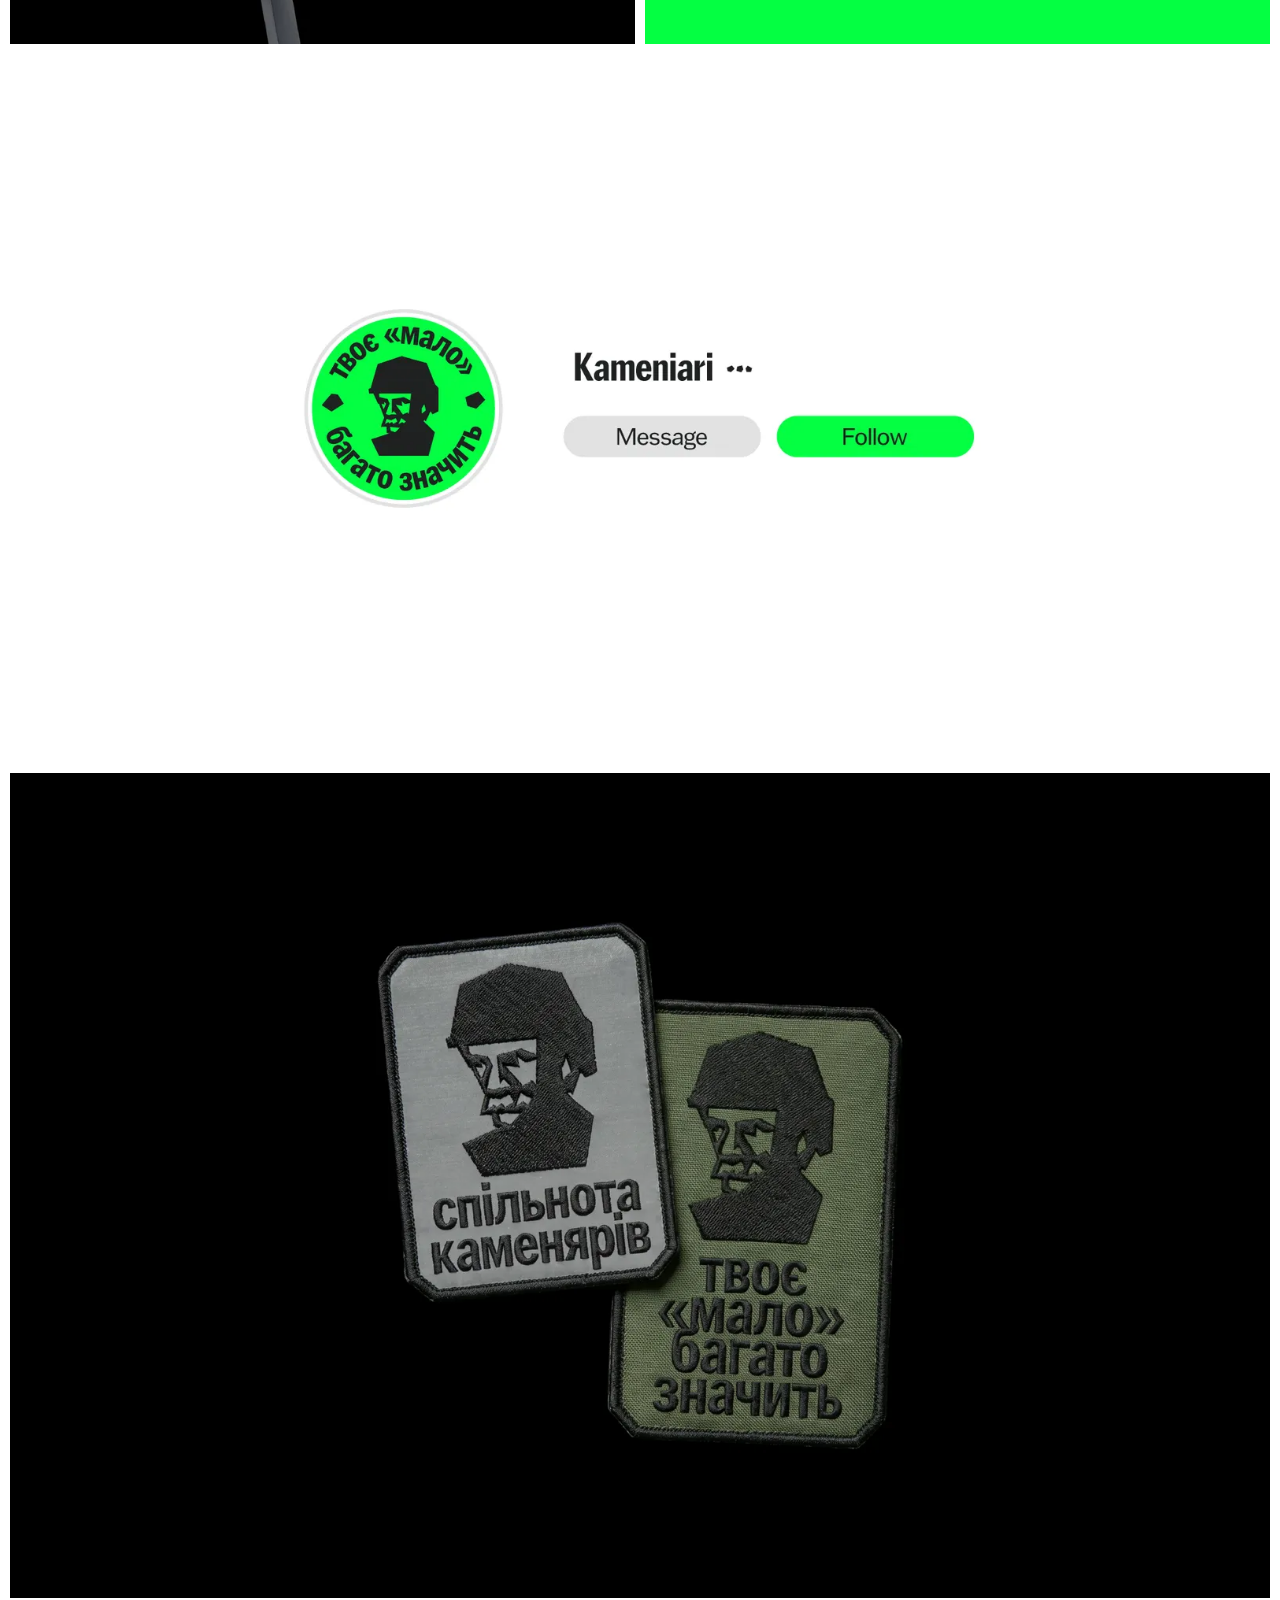
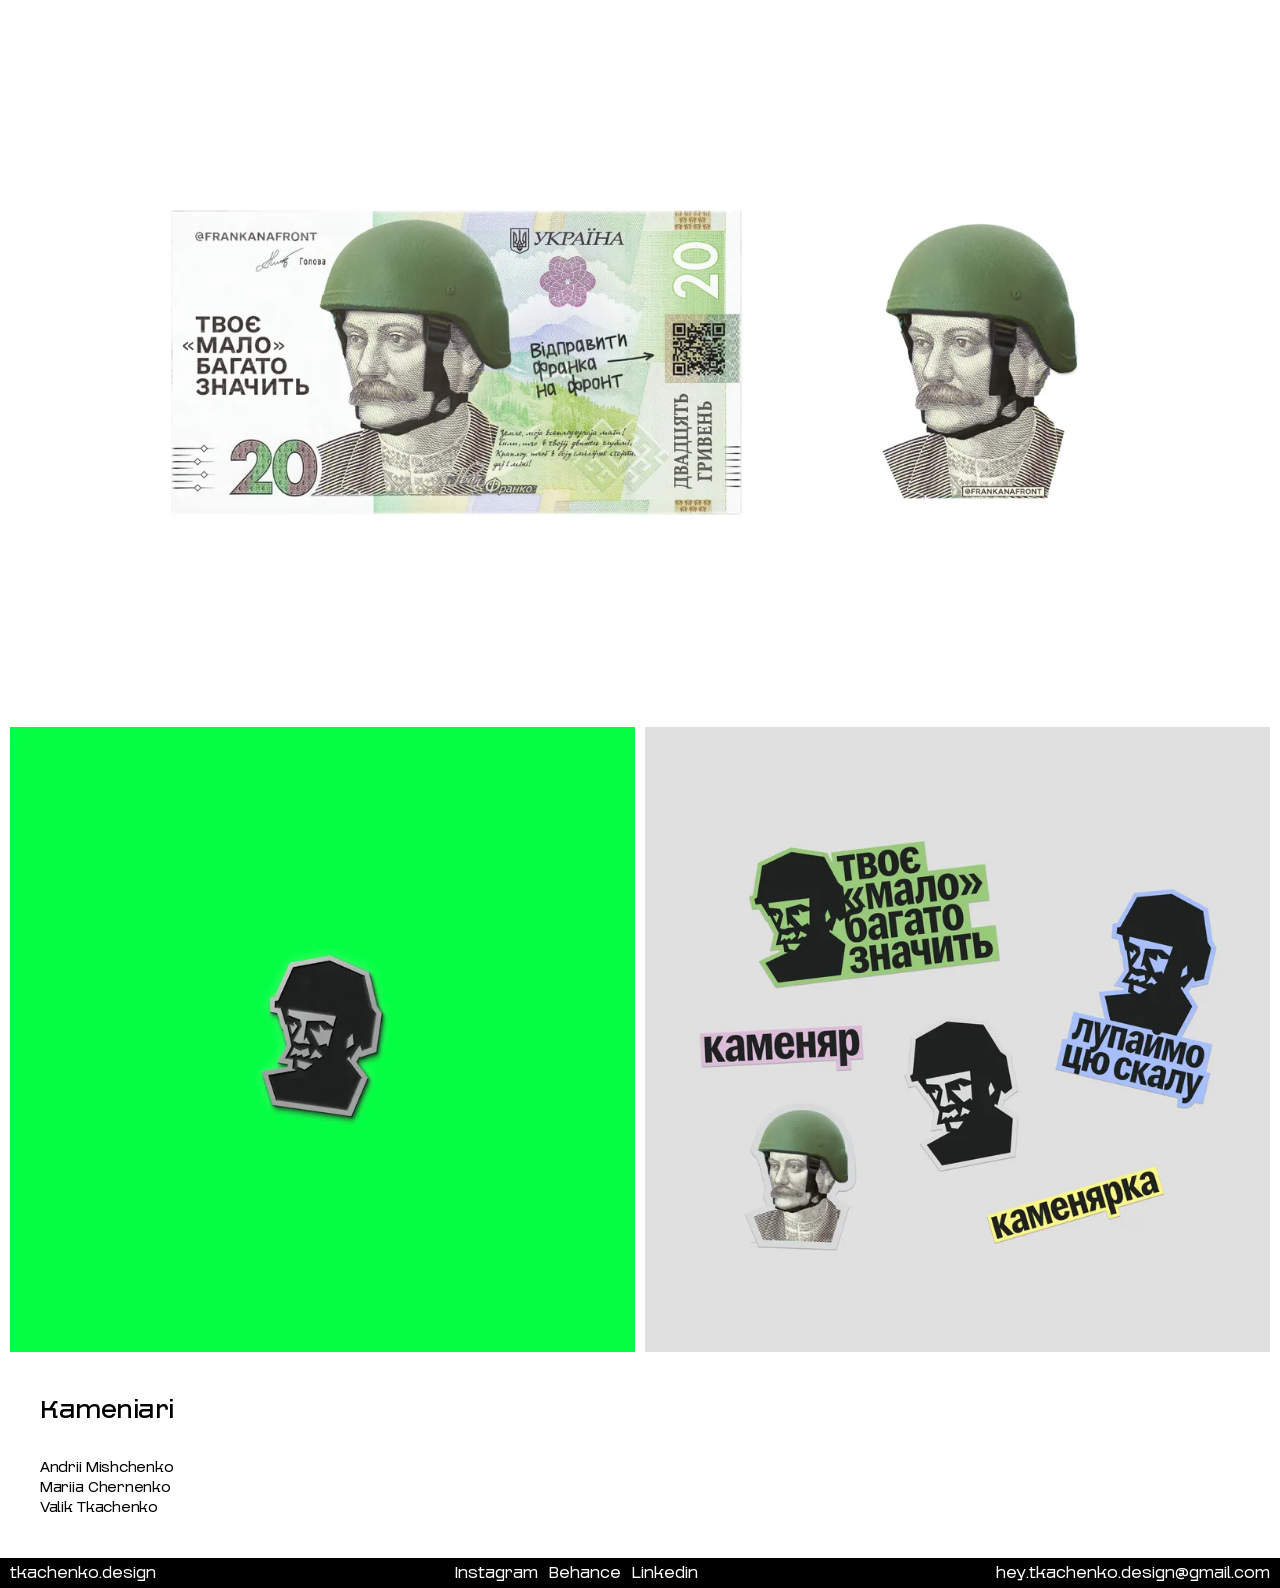
<file: kameniari/index.html>
<!DOCTYPE html>
<html lang="en">
<head>
<meta charset="UTF-8">
<meta name="viewport" content="width=device-width, initial-scale=1">
<title>Kameniari — tkachenko.design</title>
<meta name="description" content="Kamenyari&quot; (Franko to the Front) is a volunteer initiative on Instagram that raises funds for the needs of Ukrainian military personnel, while popularizing the ">
<meta property="og:type" content="website">
<meta property="og:site_name" content="tkachenko.design">
<meta property="og:title" content="Kameniari — tkachenko.design">
<meta property="og:description" content="Kamenyari&quot; (Franko to the Front) is a volunteer initiative on Instagram that raises funds for the needs of Ukrainian military personnel, while popularizing the ">
<meta property="og:url" content="https://tkachenko.design/kameniari/">
<meta property="og:image" content="https://tkachenko.design/assets/img/og.jpg">
<meta name="twitter:card" content="summary_large_image">
<meta property="og:image:width" content="1200">
<meta property="og:image:height" content="630">
<link rel="canonical" href="https://tkachenko.design/kameniari/">
<link rel="icon" href="../assets/img/favicon.svg" type="image/svg+xml">
<link rel="stylesheet" href="../assets/css/style.css">
</head>
<body>
<header class="hdr hdr--case">
    <div class="hdr-left"><a class="tab tab--top tab--dark tab--bold" href="../"><span class="trim">tkachenko.design</span></a><a class="tab tab--top tab--light tab--link" href="https://type.tkachenko.design" target="_blank" rel="noopener"><span class="trim full">→ type.tkachenko.design</span><span class="trim short">→ type</span></a></div>
    <div class="hdr-mid"><span class="tab tab--top tab--dark tab--bold tab--name"><span class="trim">Kameniari</span></span><span class="tab tab--top tab--light tab--bold tab--type"><span class="trim">Logotype</span></span></div>
    <div class="hdr-right"><a class="tab tab--top tab--dark tab--sign" href="../" aria-label="tkachenko.design — home"><img src="../assets/img/sign.svg" alt=""></a></div>
</header>
<main>
<div class="case-hero"><img src="../media/kameniari/cover-2560.webp?v=40cb97ac" srcset="../media/kameniari/cover-800.webp?v=40cb97ac 800w, ../media/kameniari/cover-1600.webp?v=40cb97ac 1600w, ../media/kameniari/cover-2560.webp?v=40cb97ac 2560w" sizes="100vw" alt="" width="2560" height="1706" loading="eager" decoding="async"></div>
<section class="about">
    <h1 class="sr-only">Kameniari</h1>
    <div class="about-block about-desc"><p class="label trim">About</p><div class="lead trim"><p>Kamenyari&quot; (Franko to the Front) is a volunteer initiative on Instagram that raises funds for the needs of Ukrainian military personnel, while popularizing the works of Ivan Franko and the slogan &quot;lupaty siu skalu&quot; (break this rock) as a symbol of the collective struggle for victory. The name is derived from Ivan Franko&#x27;s famous poem &quot;Kamenyari&quot; (The Rock-Breakers, 1878), which has taken on a new resonance during the full-scale war as a call to fight tirelessly.</p></div></div>
    <div class="about-block about-services"><p class="label trim">Services</p><ul class="service-list"><li class="tab tab--dark tab--bold service"><span class="trim">Logotype</span></li></ul></div>
</section>
<div class="gallery">
    <img src="../media/kameniari/01-1920.webp?v=62612f45" srcset="../media/kameniari/01-800.webp?v=62612f45 800w, ../media/kameniari/01-1600.webp?v=62612f45 1600w, ../media/kameniari/01-1920.webp?v=62612f45 1920w" sizes="100vw" alt="" width="1920" height="1080" loading="lazy" decoding="async">
    <div class="gallery-row">
        <img src="../media/kameniari/02-01-2048.webp?v=2c23cf93" srcset="../media/kameniari/02-01-800.webp?v=2c23cf93 800w, ../media/kameniari/02-01-1600.webp?v=2c23cf93 1600w, ../media/kameniari/02-01-2048.webp?v=2c23cf93 2048w" sizes="50vw" alt="" width="2048" height="2048" style="flex-grow:1.0000" loading="lazy" decoding="async">
        <img src="../media/kameniari/02-02-2048.webp?v=d73788fe" srcset="../media/kameniari/02-02-800.webp?v=d73788fe 800w, ../media/kameniari/02-02-1600.webp?v=d73788fe 1600w, ../media/kameniari/02-02-2048.webp?v=d73788fe 2048w" sizes="50vw" alt="" width="2048" height="2048" style="flex-grow:1.0000" loading="lazy" decoding="async">
    </div>
    <img src="../media/kameniari/03-2000.webp?v=d47c3e3" srcset="../media/kameniari/03-800.webp?v=d47c3e3 800w, ../media/kameniari/03-1600.webp?v=d47c3e3 1600w, ../media/kameniari/03-2000.webp?v=d47c3e3 2000w" sizes="100vw" alt="" width="2000" height="1000" loading="lazy" decoding="async">
    <div class="gallery-row">
        <img src="../media/kameniari/04-01-1080.webp?v=44f00e77" srcset="../media/kameniari/04-01-800.webp?v=44f00e77 800w, ../media/kameniari/04-01-1080.webp?v=44f00e77 1080w" sizes="50vw" alt="" width="1080" height="1080" style="flex-grow:1.0000" loading="lazy" decoding="async">
        <img src="../media/kameniari/04-02-2046.webp?v=98fb28ad" srcset="../media/kameniari/04-02-800.webp?v=98fb28ad 800w, ../media/kameniari/04-02-1600.webp?v=98fb28ad 1600w, ../media/kameniari/04-02-2046.webp?v=98fb28ad 2046w" sizes="50vw" alt="" width="2046" height="2046" style="flex-grow:1.0000" loading="lazy" decoding="async">
    </div>
    <img src="../media/kameniari/05-2560.webp?v=fc0faa52" srcset="../media/kameniari/05-800.webp?v=fc0faa52 800w, ../media/kameniari/05-1600.webp?v=fc0faa52 1600w, ../media/kameniari/05-2560.webp?v=fc0faa52 2560w" sizes="100vw" alt="" width="2560" height="1440" loading="lazy" decoding="async">
    <div class="gallery-row">
        <img src="../media/kameniari/06-01-1632.webp?v=1ac094ab" srcset="../media/kameniari/06-01-800.webp?v=1ac094ab 800w, ../media/kameniari/06-01-1600.webp?v=1ac094ab 1600w, ../media/kameniari/06-01-1632.webp?v=1ac094ab 1632w" sizes="50vw" alt="" width="1632" height="1632" style="flex-grow:1.0000" loading="lazy" decoding="async">
        <img src="../media/kameniari/06-02-1770.webp?v=25898e6e" srcset="../media/kameniari/06-02-800.webp?v=25898e6e 800w, ../media/kameniari/06-02-1600.webp?v=25898e6e 1600w, ../media/kameniari/06-02-1770.webp?v=25898e6e 1770w" sizes="50vw" alt="" width="1770" height="1770" style="flex-grow:1.0000" loading="lazy" decoding="async">
    </div>
    <img src="../media/kameniari/07-1920.webp?v=67e9ef8d" srcset="../media/kameniari/07-800.webp?v=67e9ef8d 800w, ../media/kameniari/07-1600.webp?v=67e9ef8d 1600w, ../media/kameniari/07-1920.webp?v=67e9ef8d 1920w" sizes="100vw" alt="" width="1920" height="1080" loading="lazy" decoding="async">
    <img src="../media/kameniari/08-2400.webp?v=d1c1bc2a" srcset="../media/kameniari/08-800.webp?v=d1c1bc2a 800w, ../media/kameniari/08-1600.webp?v=d1c1bc2a 1600w, ../media/kameniari/08-2400.webp?v=d1c1bc2a 2400w" sizes="100vw" alt="" width="2400" height="1572" loading="lazy" decoding="async">
    <img src="../media/kameniari/10-1920.webp?v=a5e79ae6" srcset="../media/kameniari/10-800.webp?v=a5e79ae6 800w, ../media/kameniari/10-1600.webp?v=a5e79ae6 1600w, ../media/kameniari/10-1920.webp?v=a5e79ae6 1920w" sizes="100vw" alt="" width="1920" height="1080" loading="lazy" decoding="async">
    <div class="gallery-row">
        <img src="../media/kameniari/11-01-2000.webp?v=6183e34a" srcset="../media/kameniari/11-01-800.webp?v=6183e34a 800w, ../media/kameniari/11-01-1600.webp?v=6183e34a 1600w, ../media/kameniari/11-01-2000.webp?v=6183e34a 2000w" sizes="50vw" alt="" width="2000" height="2000" style="flex-grow:1.0000" loading="lazy" decoding="async">
        <img src="../media/kameniari/11-02-2000.webp?v=6fc589dc" srcset="../media/kameniari/11-02-800.webp?v=6fc589dc 800w, ../media/kameniari/11-02-1600.webp?v=6fc589dc 1600w, ../media/kameniari/11-02-2000.webp?v=6fc589dc 2000w" sizes="50vw" alt="" width="2000" height="2000" style="flex-grow:1.0000" loading="lazy" decoding="async">
    </div>
</div>
<section class="credits">
    <div class="credits-col"><h2 class="big trim">Kameniari</h2><div class="credits-list trim"><p>Andrii Mishchenko</p><p>Mariia Chernenko</p><p>Valik Tkachenko</p></div></div>
</section>
</main>
<footer class="ftr">
    <span class="trim ftr-name">tkachenko.design</span>
    <div class="ftr-socials"><a href="https://www.instagram.com/tkachenko.valentyn/" target="_blank" rel="noopener" aria-label="Instagram"><span class="trim full">Instagram</span><span class="trim short">inst.</span></a><a href="https://www.behance.net/tkachenkodesign" target="_blank" rel="noopener" aria-label="Behance"><span class="trim full">Behance</span><span class="trim short">be.</span></a><a href="https://www.linkedin.com/in/valentyn-tkachenko-5368aa172/" target="_blank" rel="noopener" aria-label="Linkedin"><span class="trim full">Linkedin</span><span class="trim short">li.</span></a></div>
    <a href="mailto:hey.tkachenko.design@gmail.com"><span class="trim">hey.tkachenko.design@gmail.com</span></a>
</footer>
<script src="../assets/js/site.js" defer></script>
</body>
</html>
</file>
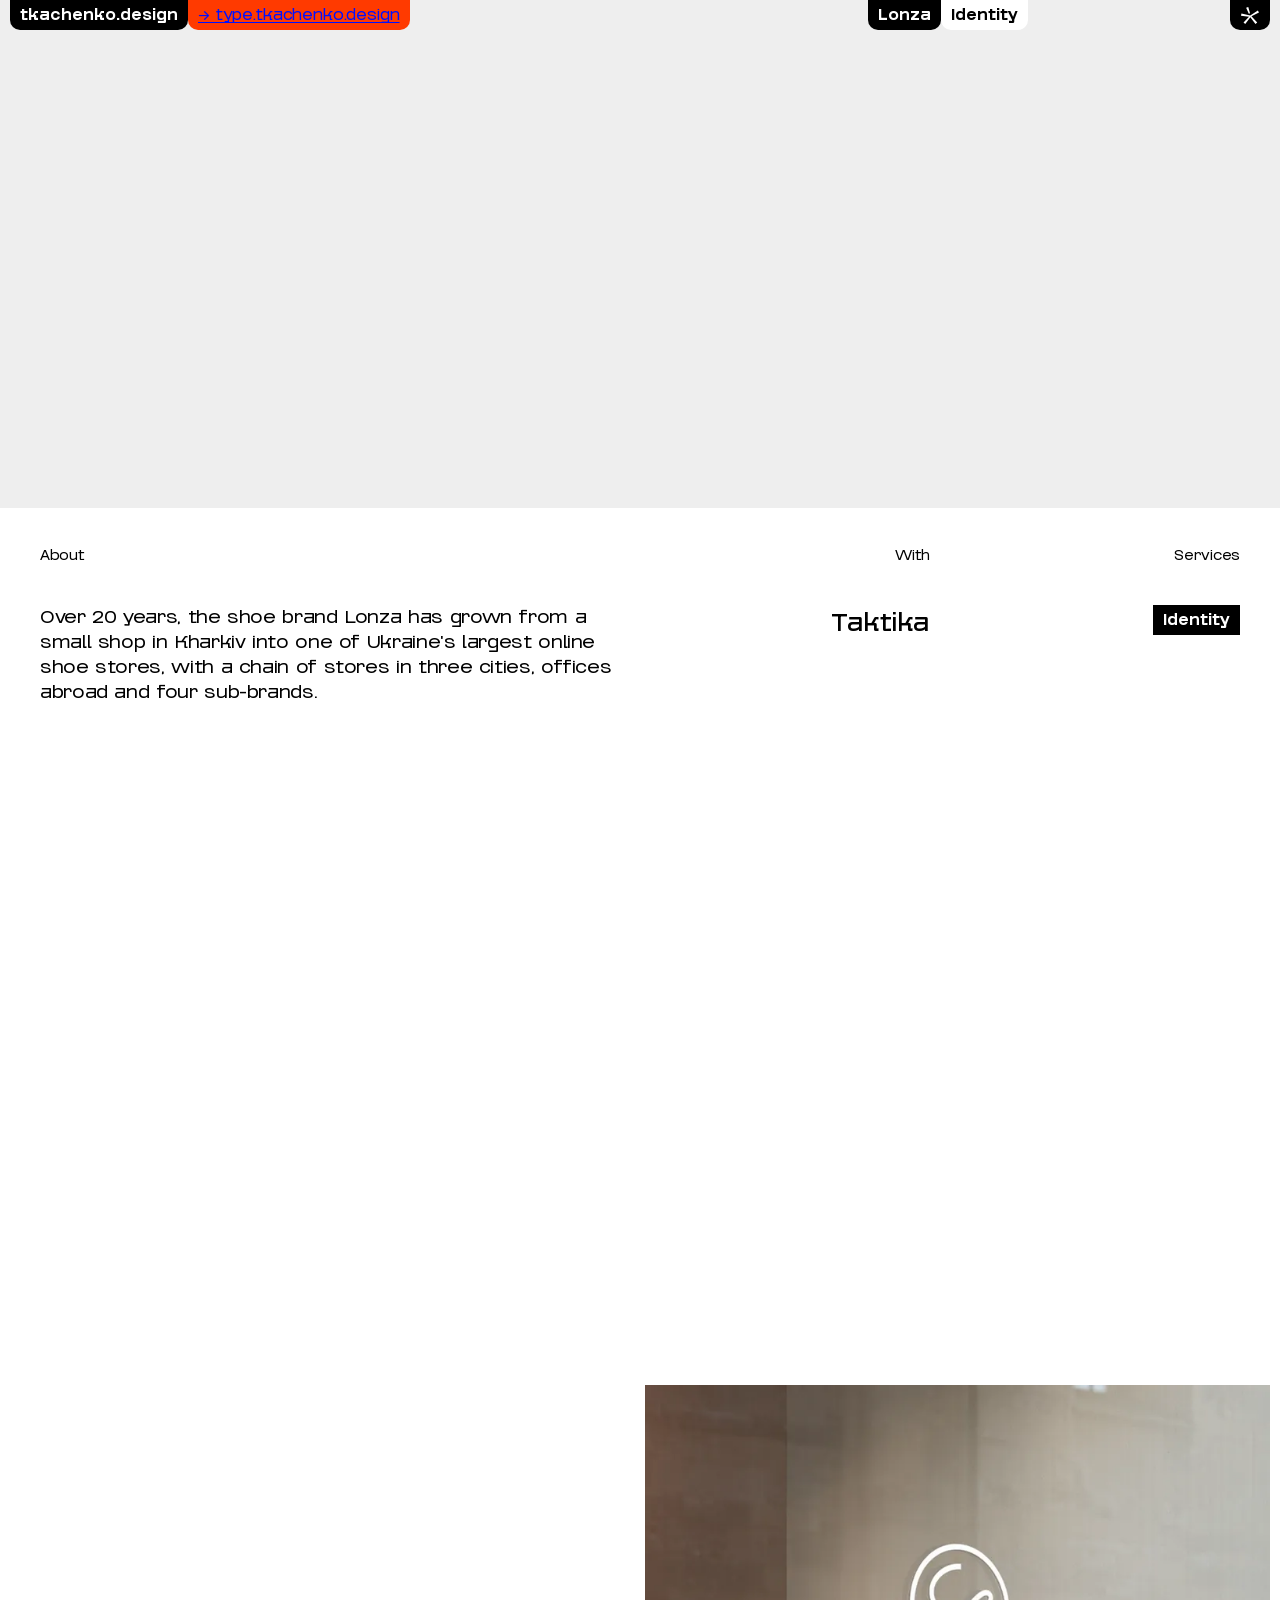
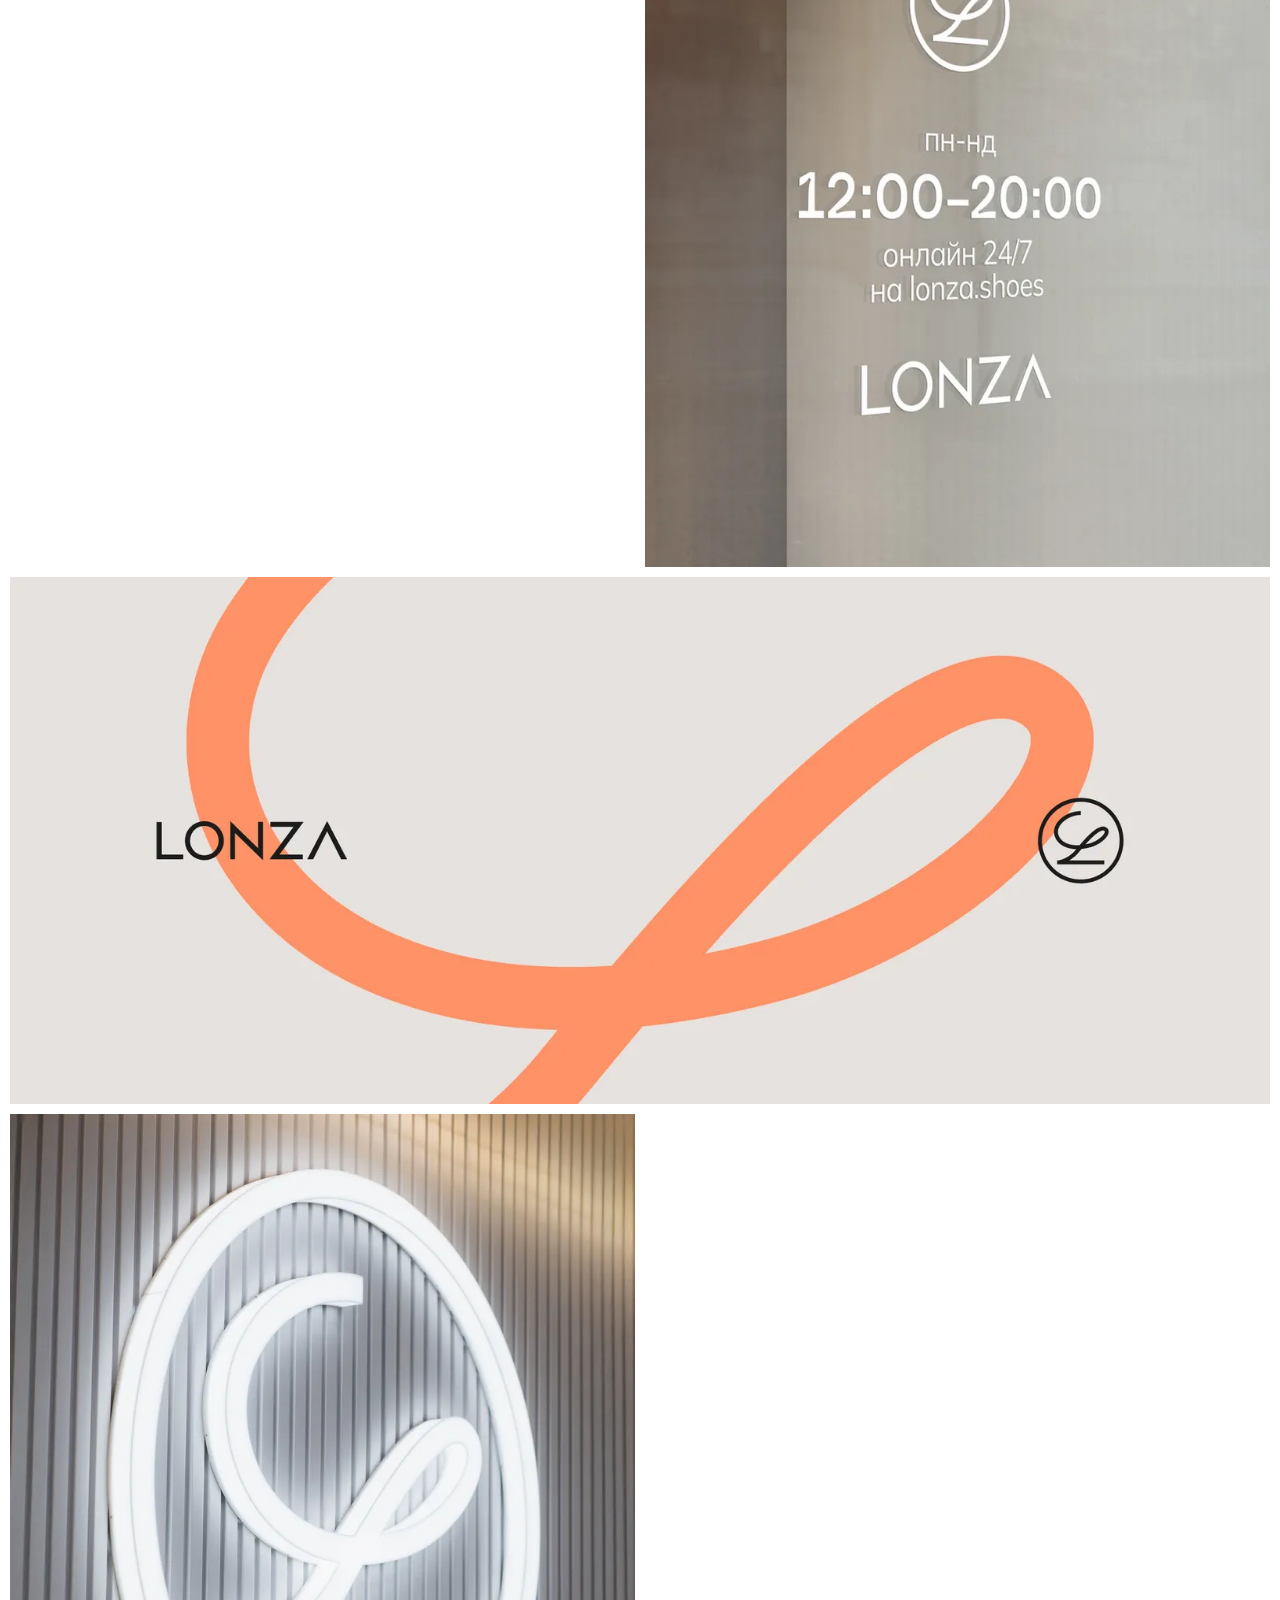
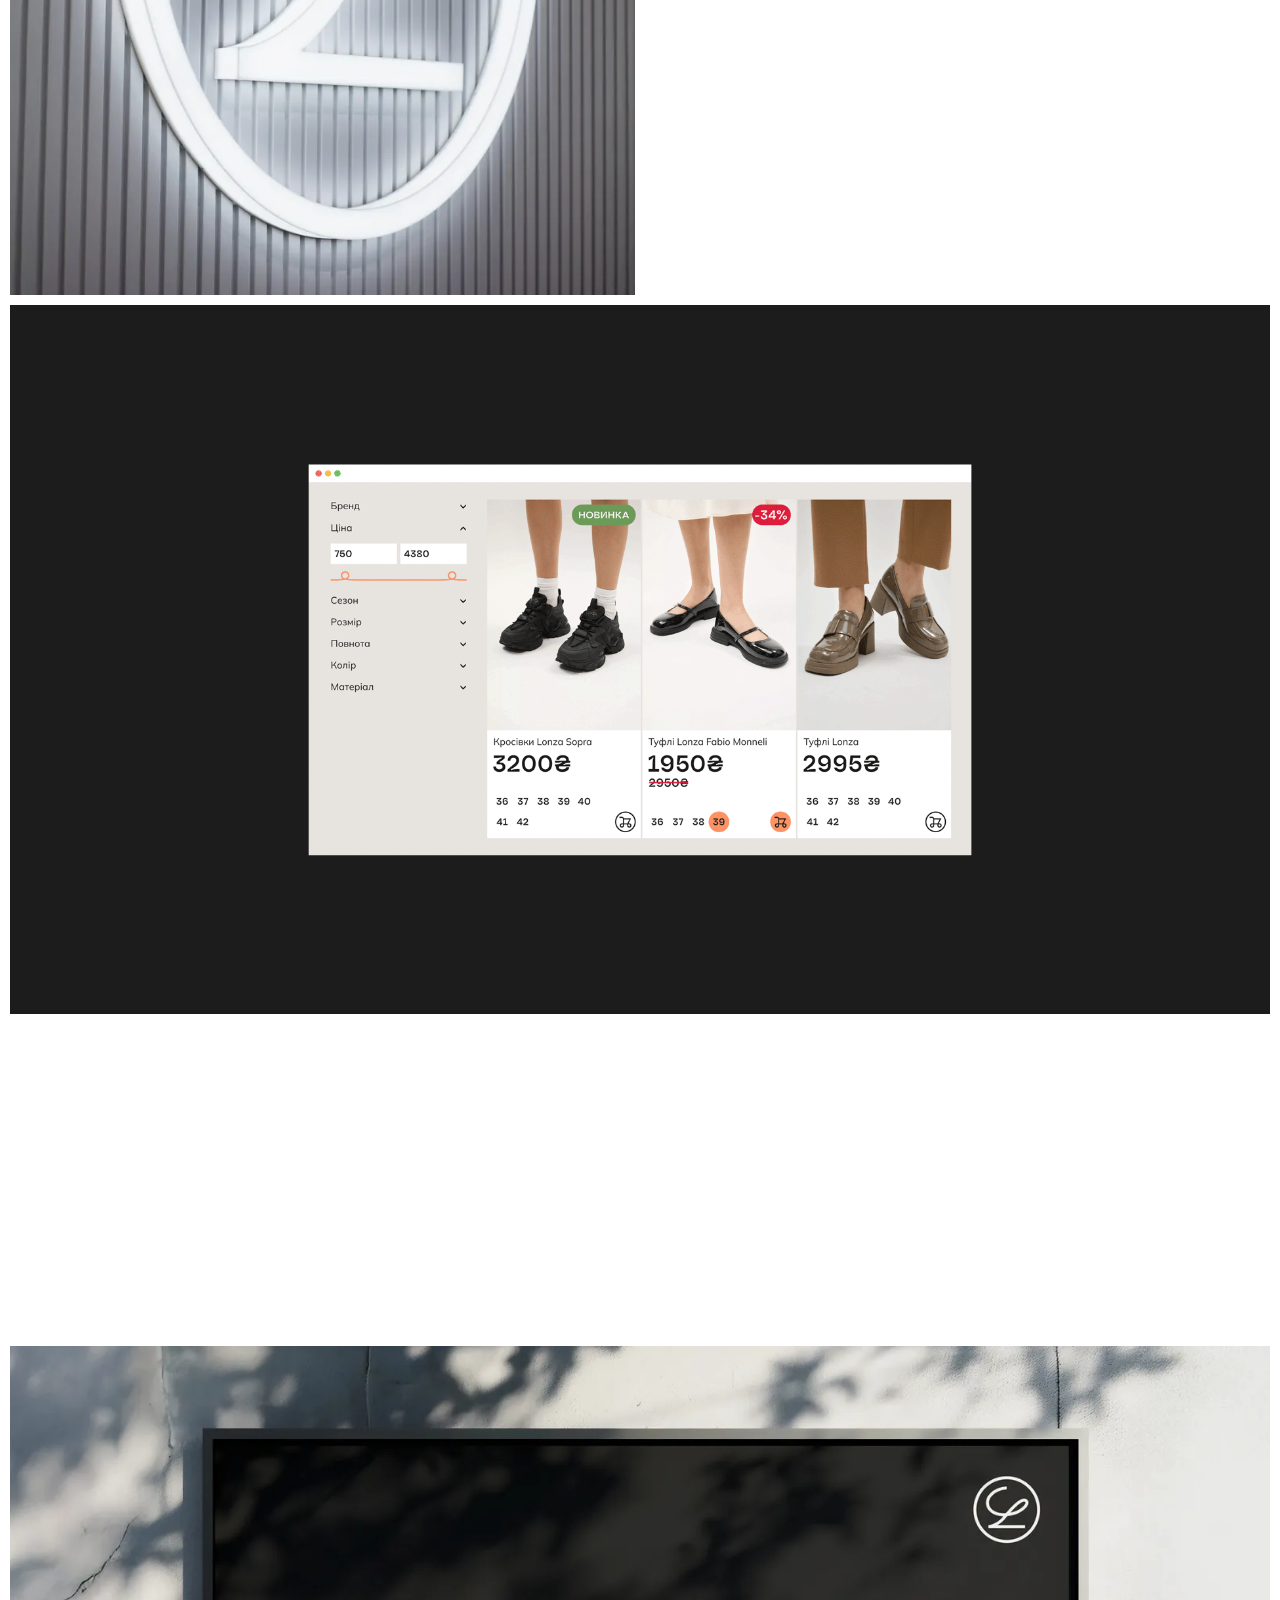
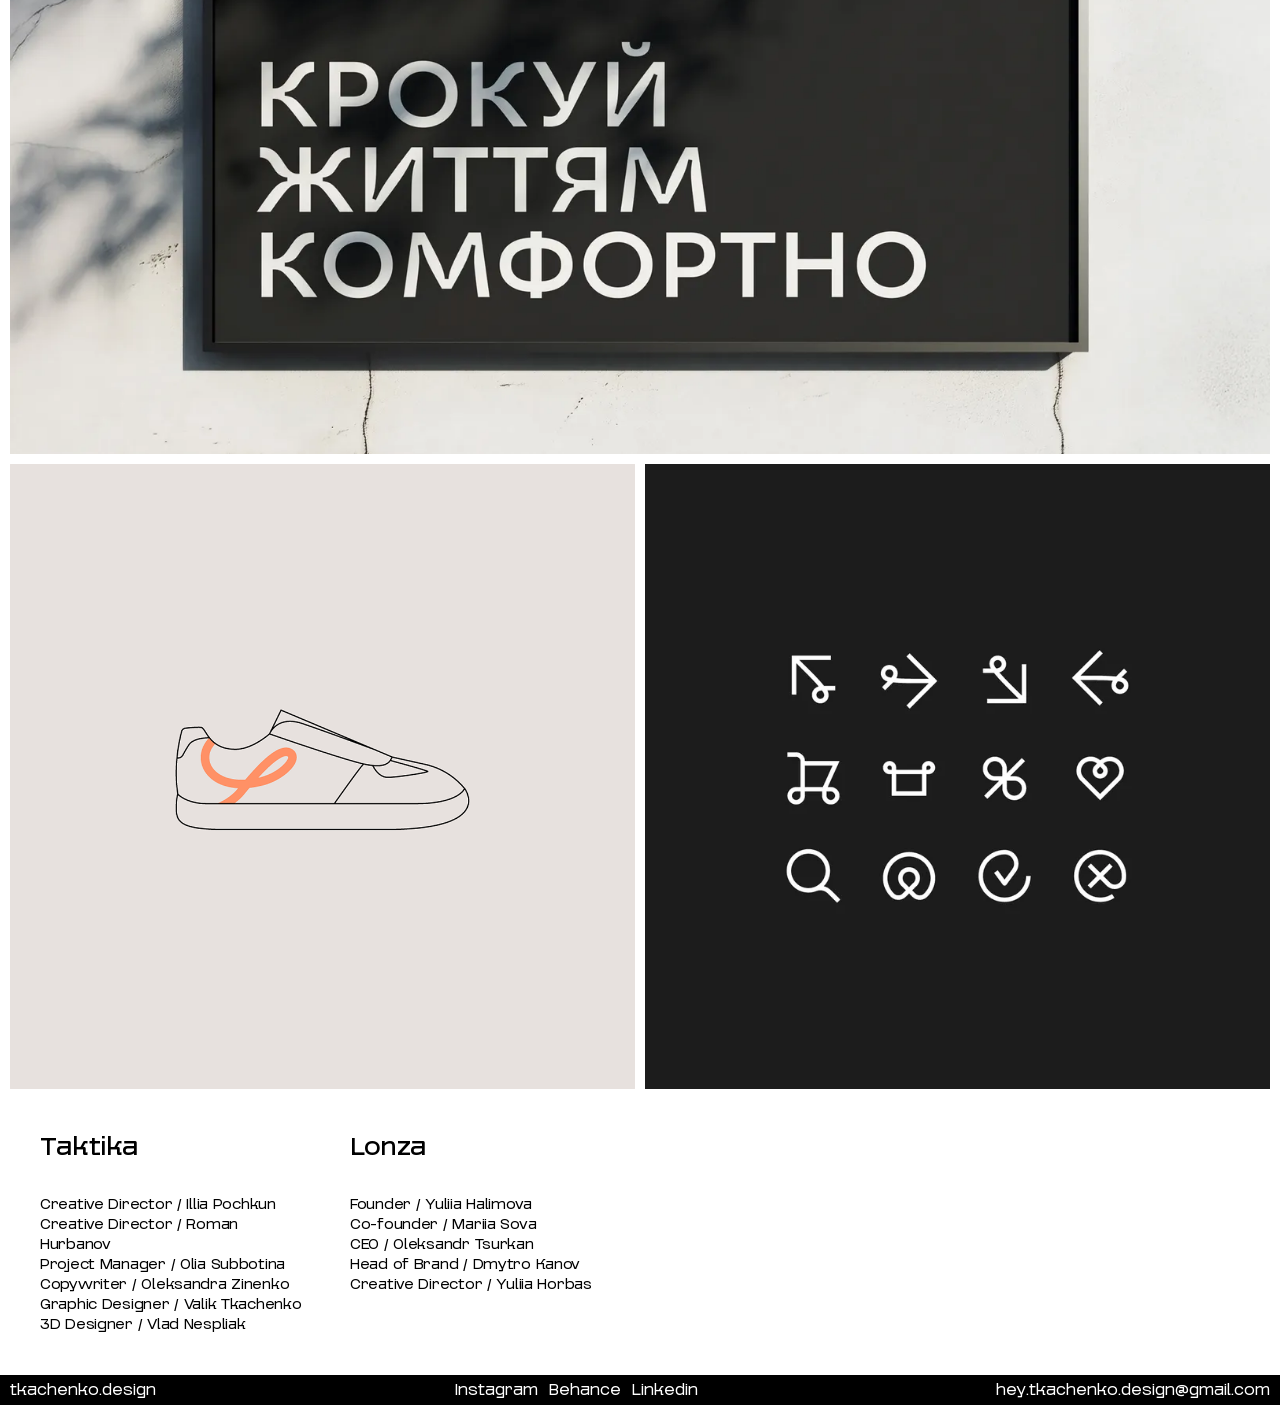
<file: lonza/index.html>
<!DOCTYPE html>
<html lang="en">
<head>
<meta charset="UTF-8">
<meta name="viewport" content="width=device-width, initial-scale=1">
<title>Lonza — tkachenko.design</title>
<meta name="description" content="Over 20 years, the shoe brand Lonza has grown from a small shop in Kharkiv into one of Ukraine&#x27;s largest online shoe stores, with a chain of stores in three cit">
<meta property="og:type" content="website">
<meta property="og:site_name" content="tkachenko.design">
<meta property="og:title" content="Lonza — tkachenko.design">
<meta property="og:description" content="Over 20 years, the shoe brand Lonza has grown from a small shop in Kharkiv into one of Ukraine&#x27;s largest online shoe stores, with a chain of stores in three cit">
<meta property="og:url" content="https://tkachenko.design/lonza/">
<meta property="og:image" content="https://tkachenko.design/assets/img/og.jpg">
<meta name="twitter:card" content="summary_large_image">
<meta property="og:image:width" content="1200">
<meta property="og:image:height" content="630">
<link rel="canonical" href="https://tkachenko.design/lonza/">
<link rel="icon" href="../assets/img/favicon.svg" type="image/svg+xml">
<link rel="stylesheet" href="../assets/css/style.css">
</head>
<body>
<header class="hdr hdr--case">
    <div class="hdr-left"><a class="tab tab--top tab--dark tab--bold" href="../"><span class="trim">tkachenko.design</span></a><a class="tab tab--top tab--light tab--link" href="https://type.tkachenko.design" target="_blank" rel="noopener"><span class="trim full">→ type.tkachenko.design</span><span class="trim short">→ type</span></a></div>
    <div class="hdr-mid"><span class="tab tab--top tab--dark tab--bold tab--name"><span class="trim">Lonza</span></span><span class="tab tab--top tab--light tab--bold tab--type"><span class="trim">Identity</span></span></div>
    <div class="hdr-right"><a class="tab tab--top tab--dark tab--sign" href="../" aria-label="tkachenko.design — home"><img src="../assets/img/sign.svg" alt=""></a></div>
</header>
<main>
<div class="case-hero"><video src="../media/lonza/Cover.mp4?v=e3f10e99" width="1920" height="1080" autoplay muted loop playsinline preload="metadata"></video></div>
<section class="about">
    <h1 class="sr-only">Lonza</h1>
    <div class="about-block about-desc"><p class="label trim">About</p><div class="lead trim"><p>Over 20 years, the shoe brand Lonza has grown from a small shop in Kharkiv into one of Ukraine&#x27;s largest online shoe stores, with a chain of stores in three cities, offices abroad and four sub-brands.</p></div></div>
    <div class="about-block about-with"><p class="label trim">With</p><div class="big trim"><p>Taktika</p></div></div>
    <div class="about-block about-services"><p class="label trim">Services</p><ul class="service-list"><li class="tab tab--dark tab--bold service"><span class="trim">Identity</span></li></ul></div>
</section>
<div class="gallery">
    <video src="../media/lonza/01.mp4?v=4452ae88" width="1920" height="1080" autoplay muted loop playsinline preload="metadata"></video>
    <div class="gallery-row">
        <video src="../media/lonza/02-01.mp4?v=c723b770" width="1080" height="1350" style="flex-grow:0.8000" autoplay muted loop playsinline preload="metadata"></video>
        <img src="../media/lonza/02-02-1080.webp?v=10d84d1a" srcset="../media/lonza/02-02-800.webp?v=10d84d1a 800w, ../media/lonza/02-02-1080.webp?v=10d84d1a 1080w" sizes="50vw" alt="" width="1080" height="1350" style="flex-grow:0.8000" loading="lazy" decoding="async">
    </div>
    <img src="../media/lonza/03-2560.webp?v=e09263e0" srcset="../media/lonza/03-800.webp?v=e09263e0 800w, ../media/lonza/03-1600.webp?v=e09263e0 1600w, ../media/lonza/03-2560.webp?v=e09263e0 2560w" sizes="100vw" alt="" width="2560" height="1070" loading="lazy" decoding="async">
    <div class="gallery-row">
        <img src="../media/lonza/04-01-1600.webp?v=ba9d7aac" srcset="../media/lonza/04-01-800.webp?v=ba9d7aac 800w, ../media/lonza/04-01-1600.webp?v=ba9d7aac 1600w" sizes="50vw" alt="" width="1600" height="2000" style="flex-grow:0.8000" loading="lazy" decoding="async">
        <video src="../media/lonza/04-02.mp4?v=e477ce1d" width="1080" height="1350" style="flex-grow:0.8000" autoplay muted loop playsinline preload="metadata"></video>
    </div>
    <img src="../media/lonza/05.gif?v=6f37da4f" alt="" width="1920" height="1080" loading="lazy" decoding="async">
    <div class="gallery-row">
        <video src="../media/lonza/06-01.mp4?v=36444b6" width="1080" height="1350" style="flex-grow:0.8000" autoplay muted loop playsinline preload="metadata"></video>
        <video src="../media/lonza/06-02.mp4?v=77fb9ff2" width="1080" height="1350" style="flex-grow:0.8000" autoplay muted loop playsinline preload="metadata"></video>
    </div>
    <img src="../media/lonza/07-2018.webp?v=a25ad06d" srcset="../media/lonza/07-800.webp?v=a25ad06d 800w, ../media/lonza/07-1600.webp?v=a25ad06d 1600w, ../media/lonza/07-2018.webp?v=a25ad06d 2018w" sizes="100vw" alt="" width="2018" height="1134" loading="lazy" decoding="async">
    <div class="gallery-row">
        <img src="../media/lonza/08-01.gif?v=862ee5d" alt="" width="1080" height="1080" style="flex-grow:1.0000" loading="lazy" decoding="async">
        <img src="../media/lonza/08-02-1322.webp?v=98987847" srcset="../media/lonza/08-02-800.webp?v=98987847 800w, ../media/lonza/08-02-1322.webp?v=98987847 1322w" sizes="50vw" alt="" width="1322" height="1322" style="flex-grow:1.0000" loading="lazy" decoding="async">
    </div>
</div>
<section class="credits">
    <div class="credits-col"><h2 class="big trim">Taktika</h2><div class="credits-list trim"><p>Creative Director / Illia Pochkun</p><p>Creative Director / Roman Hurbanov</p><p>Project Manager / Olia Subbotina</p><p>Copywriter / Oleksandra Zinenko</p><p>Graphic Designer / Valik Tkachenko</p><p>3D Designer / Vlad Nespliak</p></div></div>
    <div class="credits-col"><h2 class="big trim">Lonza</h2><div class="credits-list trim"><p>Founder / Yuliia Halimova</p><p>Co-founder / Mariia Sova</p><p>CEO / Oleksandr Tsurkan</p><p>Head of Brand / Dmytro Kanov</p><p>Creative Director / Yuliia Horbas</p></div></div>
</section>
</main>
<footer class="ftr">
    <span class="trim ftr-name">tkachenko.design</span>
    <div class="ftr-socials"><a href="https://www.instagram.com/tkachenko.valentyn/" target="_blank" rel="noopener" aria-label="Instagram"><span class="trim full">Instagram</span><span class="trim short">inst.</span></a><a href="https://www.behance.net/tkachenkodesign" target="_blank" rel="noopener" aria-label="Behance"><span class="trim full">Behance</span><span class="trim short">be.</span></a><a href="https://www.linkedin.com/in/valentyn-tkachenko-5368aa172/" target="_blank" rel="noopener" aria-label="Linkedin"><span class="trim full">Linkedin</span><span class="trim short">li.</span></a></div>
    <a href="mailto:hey.tkachenko.design@gmail.com"><span class="trim">hey.tkachenko.design@gmail.com</span></a>
</footer>
<script src="../assets/js/site.js" defer></script>
</body>
</html>
</file>
<file: assets/css/style.css>
/* ═══════════════════════════════════════════════════════════════
   tkachenko.design — портфоліо
   Усі міри взяті з автолеяутів Figma:
     десктоп — фрейми main і case (1512px),
     мобайл  — фрейми main-mob і case-mob (400px).
   Біля чисел у дужках — назва вузла в макеті, звідки воно.
   ═══════════════════════════════════════════════════════════════ */


/* ── Шрифт ──
   Той самий варіативний файл, що й у магазині: одна вісь ваги 100–700,
   тож Regular = 400, Medium = 500, Bold = 700 — усе справжні ваги. */
@font-face {
    font-family: 'GruntGrotesk';
    src: url('../fonts/GruntGroteskVF.woff2') format('woff2');   /* як у магазині: static/css → ../fonts */
    font-weight: 100 700;
    font-style: normal;
    font-display: swap;
}

:root {
    /* Два набори стилістичних альтернатив — у макеті вони різні:
       вкладки й футер — без ss02, тексти кейсу — з ss02 і без calt. */
    --ff-ui:   "ss01" 1, "liga" 0;
    --ff-text: "ss01" 1, "ss02" 1, "liga" 0, "calt" 0;

    /* ── Десктоп (main / case, 1512) ── */
    --tab-h: 30px;          /* висота вкладки (Frame 140 / 141) */
    --tab-px: 10px;         /* внутрішній відступ вкладки (p-10) */
    --tab-r: 10px;          /* скруглення вкладки */
    --tab-fs: 15px;         /* кегль вкладок і футера */

    --edge: 10px;           /* поле хедера й футера від краю (px-10) */

    /* Сторінка кейсу: About case і Credits стоять на одній сітці —
       4 колонки по 328 з кроком 40 і полями 40 (1512 = 40 + 4×328 + 3×40 + 40). */
    --grid-pad: 40px;       /* About case / Credits: p-40 */
    --grid-gap: 40px;       /* крок між колонками (і між рядами команд) */
    --label-gap: 40px;      /* Frame 182/183/184: підпис → вміст (y 0 → 50, підпис 10) */
    --col-gap: 30px;        /* Frame 179/180: назва команди → список ролей (y 0 → 48, назва 18) */

    --gallery-pad: 10px;    /* поля галереї ліворуч і праворуч */
    --gallery-gap: 10px;    /* проміжок між картинками — і згори вниз, і в ряду */

    /* Групи з підписом — фрейми case-logo / case-logo-mob */
    --group-ratio: 740 / 500;   /* картинки в групах (picture1/2) */
    --group-cap-top: 40px;      /* від картинок до підпису */
    --group-cap-bottom: 40px;   /* від підпису до лінії наступного блоку */
    --group-line-gap: 10px;     /* лінія: 10 над нею і 10 під нею (Frame 185/186) */
    --group-line: 1px;          /* товщина лінії */
    --group-text-gap: 40px;     /* назва → опис, коли вони одне під одним (мобайл) */
    --group-para-gap: 10px;     /* між абзацами опису групи */
    --service-gap: 6px;         /* між плашками Services */

    /* Кеглі вирахувані з висот текстових блоків макета (великі літери
       шрифту — 0.733 кегля) — звірте з Figma й поправте тут, якщо треба. */
    --label-fs: 14px;       /* підписи About / With / Services (висота 10) */
    --lead-fs: 18px;        /* опис проєкту (6 рядків = 138) */
    --lead-lh: 1.4;
    --big-fs: 24px;         /* With, Services і назви команд (1 рядок 18, 2 рядки 54) */
    --big-lh: 1.5;
    --credits-fs: 14px;     /* список ролей (6 рядків = 110 → рядок 20) */
    --credits-lh: 1.43;

    --socials-gap: 10px;    /* Frame 177: gap-10 */
}

html, body {
    margin: 0;
    padding: 0;
    background: #fff;
    color: #000;
    font-family: 'GruntGrotesk', sans-serif;
    font-weight: 400;
    font-feature-settings: var(--ff-ui);
    -webkit-font-smoothing: antialiased;
    -moz-osx-font-smoothing: grayscale;
}

a { color: inherit; text-decoration: none; }

img, video { display: block; }

/* Видимий фокус для клавіатури (Tab). На мишу не впливає. */
a:focus-visible {
    outline: 2px solid #000;
    outline-offset: 2px;
}

/* Обрізання тексту до великої літери й базової лінії (text-box-trim у Figma).
   Саме від цих країв рахуються всі відступи в макеті, тому без нього
   відступи між назвою й описом на екрані виглядали б більшими.
   Працює в Chrome/Edge/Safari; де не підтримується — відступи трохи ширші. */
.trim {
    display: block;
    text-box: trim-both cap alphabetic;
}


/* ═══ ВКЛАДКИ ═══
   Чорні й білі «язички» висотою 30px. У хедері звисають з верхнього краю
   (скруглені лише нижні кути), на обкладинці кейсу стоять на нижньому
   (скруглені лише верхні). Стоять впритул, без проміжку. */
.tab {
    display: inline-flex;
    align-items: center;
    justify-content: center;
    box-sizing: border-box;
    height: var(--tab-h);
    padding: 0 var(--tab-px);
    font-size: var(--tab-fs);
    line-height: 1.2;
    white-space: nowrap;
    flex-shrink: 0;
}

.tab--top    { border-radius: 0 0 var(--tab-r) var(--tab-r); }  /* rounded-bl/br-10 */
.tab--bottom { border-radius: var(--tab-r) var(--tab-r) 0 0; }  /* rounded-tl/tr-10 */

.tab--dark  { background: #000; color: #fff; }
.tab--light { background: #fff; color: #000; }

.tab--bold  { font-weight: 700; }

/* «→ type.tkachenko.design»: Regular, підкреслене, трекінг -0.01em
   (15px / -0.15px на десктопі, 12px / -0.12px на мобайлі) */
.tab--link {
    font-weight: 400;
    letter-spacing: -0.01em;
    text-decoration: underline;
    text-decoration-thickness: from-font;
    text-underline-position: from-font;
    text-decoration-skip-ink: none;
}

/* Знак — частина логотипу й водночас посилання на головну. Вкладка 40 × 30. */
.tab--sign { width: 40px; }
.tab--sign img {
    height: 17px;       /* Isolation_Mode: 18.06 × 17 */
    width: auto;
}

/* Нагорода: біла вкладка, Regular, іконка 20px; [акцент] у підписі — колір нагороди.
   Колір задається на класі award--<ключ> (ключ — перше слово підпису, малими). */
.tab--award {
    gap: 6px;
    padding: 0 7px 0 6px;
    font-weight: 400;
}
.tab--award img { width: 20px; height: 20px; }
.award-accent  { color: var(--award-accent, currentColor); }
.award--reddot { --award-accent: #e0001b; }

/* Повна адреса магазину й назви соцмереж — на десктопі,
   короткі «→ type», «inst.», «be.», «li.» — на мобайлі */
.short { display: none; }


/* ═══ ХЕДЕР ═══
   Пливе над контентом при скролі й лежить поверх першої обкладинки.
   Сама смуга прозора — видно лише вкладки. Тому вона НЕ ловить кліки
   (pointer-events: none): інакше верхні 30px обкладинки не клікались би.
   Кліки приймають тільки самі вкладки. */
.hdr {
    position: fixed;
    top: 0;
    left: 0;
    right: 0;
    z-index: 10;
    height: var(--tab-h);
    padding: 0 var(--edge);
    display: flex;
    align-items: flex-start;
    justify-content: space-between;
    pointer-events: none;
}
.hdr .tab { pointer-events: auto; }

/* Ліва група — 655px (Frame 153). Разом зі space-between саме вона
   визначає, де стане назва кейсу посередині: на 1512px це рівно
   x = 947.5, як у макеті. На вужчих екранах група може стиснутись,
   але не менше за свої вкладки — тоді назва кейсу не наїде на логотип. */
.hdr-left  {
    display: flex;
    align-items: center;
    flex: 0 1 655px;
    min-width: max-content;
}
.hdr-mid   { display: flex; align-items: center; }
.hdr-right { display: flex; align-items: center; justify-content: flex-end; }


/* ═══ ГОЛОВНА: КЕЙСИ ═══
   Кожен кейс — обкладинка на всю ширину у фіксованому блоці:
   на десктопі в пропорції 1512 × 770, на мобайлі висотою 270.68.
   Картинка іншої пропорції обріжеться по центру — так обкладинки
   завжди однакові. */
.case {
    position: relative;
}
.case-link { display: block; }

/* Нагороди на обкладинці: по нижньому краю ліворуч, з полем 50 — дзеркально до назви */
.case-awards {
    position: absolute;
    left: 50px;
    bottom: 0;
    display: flex;
    align-items: flex-end;
}

.cover {
    aspect-ratio: 1512 / 770;
    overflow: hidden;
    background: #eee;   /* поки вантажиться */
}
.cover img,
.cover video {
    width: 100%;
    height: 100%;
    object-fit: cover;
}

/* Підпис кейсу: смуга 30px по нижньому краю, вкладки праворуч
   з полем 50px (Case-name: px-50, justify-end). */
.case-name {
    position: absolute;
    left: 0;
    right: 0;
    bottom: 0;
    height: var(--tab-h);
    padding: 0 50px;
    display: flex;
    align-items: center;
    justify-content: flex-end;
}


/* ═══ СТОРІНКА КЕЙСУ: ПРО ПРОЄКТ ═══
   About case: сітка на 4 колонки. Опис (About) займає перші дві,
   With — третю, Services — четверту. У кожному блоці підпис, під ним
   через 40 вміст. Назва кейсу вже є у вкладці хедера, тож на сторінці
   вона лише для читалок екрана й пошуковиків (h1 .sr-only). */
.about {
    display: grid;
    grid-template-columns: repeat(4, minmax(0, 1fr));
    align-items: start;
    gap: var(--grid-gap);
    padding: var(--grid-pad);
}

.about-block {
    display: flex;
    flex-direction: column;
    align-items: flex-start;
    gap: var(--label-gap);
    min-width: 0;
}
.about-desc     { grid-column: 1 / span 2; }
.about-with     { grid-column: 3; }
.about-services { grid-column: 4; }

/* With і Services притиснуті до правого краю своєї колонки */
.about-with,
.about-services {
    align-items: flex-end;
    text-align: right;
}

/* Спільне для всіх текстів кейсу */
.label, .lead, .big, .credits-list {
    margin: 0;
    letter-spacing: -0.02em;
    font-feature-settings: var(--ff-text);
}
.lead p, .big p, .credits-list p { margin: 0; }

/* Посилання посеред тексту: [слова](адреса) в info.txt.
   Підкреслення як у «→ type.tkachenko.design»; при наведенні зникає. */
.inline-link {
    text-decoration: underline;
    text-decoration-thickness: from-font;
    text-underline-position: from-font;
    text-decoration-skip-ink: none;
}
.inline-link:hover { text-decoration: none; }

/* Підписи About / With / Services */
.label {
    font-size: var(--label-fs);
    line-height: 1.2;
}

/* Опис проєкту. Порожній рядок у info.txt — новий абзац. */
.lead {
    font-size: var(--lead-fs);
    line-height: var(--lead-lh);
}
.lead p + p { margin-top: calc(var(--lead-lh) * 1em); }

/* With, Services, назви команд: кожен рядок info.txt — новий рядок */
.big {
    font-size: var(--big-fs);
    line-height: var(--big-lh);
    font-weight: 500;
}

/* Services — чорні плашки як вкладки хедера (висота 30, жирний), але з прямими
   кутами, одна під одною через 6. Вирівнювання — як у блока: праворуч, коли
   Services стоїть в ряду з описом, ліворуч, коли під ним. */
.service-list {
    display: flex;
    flex-direction: column;
    align-items: inherit;
    gap: var(--service-gap);
    margin: 0;
    padding: 0;
    list-style: none;
}
.service { border-radius: 0; }

/* Сховано з екрана, але читається читалками й пошуковиками */
.sr-only {
    position: absolute;
    width: 1px;
    height: 1px;
    overflow: hidden;
    clip-path: inset(50%);
    white-space: nowrap;
}


/* ═══ СТОРІНКА КЕЙСУ: ОБКЛАДИНКА ═══
   Фіксований блок у пропорції з макета: 1512 × 600 (Cover у фреймі case),
   на мобайлі 400 × 260 (Cover у case-mob). Масштабується з шириною екрана,
   пропорція не міняється; картинка обрізається по центру. */
.case-hero {
    aspect-ratio: 1512 / 600;
    overflow: hidden;
    background: #eee;   /* поки вантажиться */
}
.case-hero img,
.case-hero video {
    width: 100%;
    height: 100%;
    object-fit: cover;
}


/* ═══ СТОРІНКА КЕЙСУ: ГАЛЕРЕЯ ═══
   Поля 10 ліворуч і праворуч (Frame 183: x 10, згори й знизу впритул),
   10 між картинками. Висота кожної — за ВЛАСНОЮ
   пропорцією картинки: жодних фіксованих блоків і жодного обрізання,
   однаково на десктопі й на телефоні. */
.gallery {
    display: flex;
    flex-direction: column;
    gap: var(--gallery-gap);
    padding: 0 var(--gallery-pad);
}
.gallery > img,
.gallery > video {
    width: 100%;
    height: auto;
}

/* Ряд (тека всередині проєкту): картинки в одну лінію на всю ширину,
   проміжок 10, висота в ряду однакова. Секрет — flex-grow = ширина / висота
   картинки (його ставить build.py або site.js): тоді ширина кожної
   пропорційна її пропорції, а висоти збігаються. Нічого не обрізається. */
.gallery-row {
    display: flex;
    align-items: flex-start;
    gap: var(--gallery-gap);
}
.gallery-row > img,
.gallery-row > video {
    flex: 1 1 0;
    min-width: 0;
    height: auto;
}


/* ═══ ГАЛЕРЕЯ: ГРУПИ З ПІДПИСОМ ═══ (фрейми case-logo / case-logo-mob)
   Тека-ряд з info.txt. Перед кожною групою — лінія на ширину галереї
   (відступ 10 від країв), 10 над нею й 10 під нею. Далі картинки в
   одну лінію через 10, кожна у фіксованій пропорції 740 × 500,
   обрізається по центру. Під ними підпис на сітці About: назва — у
   колонках 1–2, опис — з 3-ї; 40 зверху й 40 знизу. */
.gallery-group::before {
    content: "";
    display: block;
    height: var(--group-line);
    margin: var(--group-line-gap) 0;
    background: currentColor;
}
/* Проміжок галереї перед групою гасимо — лінія стоїть рівно на 10
   під підписом (40) попереднього блоку, а не на 10 + 10 */
.gallery > .gallery-group:not(:first-child) {
    margin-top: calc(-1 * var(--gallery-gap));
}

.group-cells {
    display: flex;
    gap: var(--gallery-gap);
}
.group-cells > img,
.group-cells > video {
    flex: 1 1 0;
    min-width: 0;
    height: auto;
    aspect-ratio: var(--group-ratio);
    object-fit: cover;
}

/* Лівий край — на лінії тексту About: 10 поле галереї + 30 = 40 */
.group-caption {
    display: grid;
    grid-template-columns: repeat(4, minmax(0, 1fr));
    align-items: start;
    column-gap: var(--grid-gap);
    row-gap: var(--group-text-gap);
    padding: var(--group-cap-top) calc(var(--grid-pad) - var(--gallery-pad)) var(--group-cap-bottom);
}
.group-title { grid-column: 1 / span 2; }
.group-text  { grid-column: 3 / span 2; max-width: 640px; }

/* Опис групи — кегль та інтерліньяж як в описі проєкту вгорі кейсу,
   між абзацами — 10 (--group-para-gap) */
.group-text {
    font-size: var(--lead-fs);
    line-height: var(--lead-lh);
}
.group-text p { margin: 0; }
.group-text p + p { margin-top: var(--group-para-gap); }


/* ═══ КРЕДИТИ ═══
   Та сама сітка, що й About case: 4 колонки, крок 40, p 40.
   Кожна команда — колонка; пʼята переноситься на новий ряд.
   У колонці — назва команди, під нею через 30 список ролей. */
.credits {
    display: grid;
    grid-template-columns: repeat(4, minmax(0, 1fr));
    gap: var(--grid-gap);
    padding: var(--grid-pad);
    background: #fff;
    color: #000;
}

.credits-col {
    display: flex;
    flex-direction: column;
    align-items: flex-start;
    gap: var(--col-gap);
    min-width: 0;
}

/* Ролі — рядок за рядком, без проміжків */
.credits-list {
    font-size: var(--credits-fs);
    line-height: var(--credits-lh);
}


/* ═══ ВУЗЬКИЙ ДЕСКТОП / ПЛАНШЕТ ═══
   На 4 колонки тут уже тісно — лишаємо 2: опис на всю ширину,
   під ним With і Services поруч; команди — по дві в ряд. */
@media (max-width: 1100px) {
    .about, .credits  { grid-template-columns: repeat(2, minmax(0, 1fr)); }
    .about-desc       { grid-column: 1 / -1; }
    .about-with       { grid-column: 1; }
    .about-services   { grid-column: 2; }
    /* Під описом With і Services — ліворуч, як на телефоні */
    .about-with,
    .about-services   { align-items: flex-start; text-align: left; }
}


/* ═══ ФУТЕР ═══
   Чорний, білий текст, 30px, px-10, space-between. Соцмережі через 10px. Regular 15. */
.ftr {
    box-sizing: border-box;
    height: var(--tab-h);
    padding: 0 var(--edge);
    display: flex;
    align-items: center;
    justify-content: space-between;
    background: #000;
    color: #fff;
    font-size: var(--tab-fs);
    line-height: 1.2;
    white-space: nowrap;
}

/* На чорному футері чорна рамка фокусу не видна — робимо білою */
.ftr a:focus-visible { outline-color: #fff; }

.ftr-socials {
    display: flex;
    align-items: center;
    gap: var(--socials-gap);
}


/* ═══════════════════════════════════════════════════════════════
   МОБАЙЛ — фрейми main-mob і case-mob (400px)
   ═══════════════════════════════════════════════════════════════ */
@media (max-width: 760px) {
    :root {
        --tab-fs: 12px;         /* вкладки й футер: 12 */

        /* Мобільного макета кейсу під нову верстку ще немає —
           поля й кеглі поки зменшені за старим case-mob */
        --grid-pad: 30px;
        --grid-gap: 30px;
        --label-gap: 20px;
        --col-gap: 20px;

        --label-fs: 12px;
        --lead-fs: 14px;
        --big-fs: 20px;
        --credits-fs: 12px;


        --socials-gap: 6px;     /* Frame 177: gap-6 */

        --gallery-pad: 4px;     /* галерея кейсу на телефоні: поля від країв */
        --gallery-gap: 4px;     /* …і проміжки між картинками та блоками */
        --group-line-gap: 4px;  /* над і під лінією перед групою з підписом */
    }

    /* ── Хедер головної (main-mob) ──
       Логотип і «→ type» ліворуч, знак праворуч. */
    .hdr-left { flex: none; min-width: 0; }
    .full  { display: none; }
    .short { display: block; }

    /* ── Хедер кейсу (case-mob) ──
       Лише БІЛА вкладка з назвою кейсу ліворуч і знак праворуч.
       Логотипа й типу проєкту тут немає — на головну веде знак. */
    .hdr--case .hdr-left  { display: none; }
    .hdr--case .tab--type { display: none; }
    .hdr--case .tab--name { background: #fff; color: #000; }

    /* ── Обкладинки ──
       На головній висота фіксована 270.68 (Case-cover).
       На сторінці кейсу — пропорція 400 × 260 (Cover у case-mob).
       В обох картинка обрізається по центру; галерея — ні. */
    .cover      { aspect-ratio: auto; height: 270.68px; }
    .case-hero  { aspect-ratio: 400 / 260; }

    /* Підпис кейсу — праворуч, з тим самим полем, що й знак у хедері (--edge) */
    .case-name { justify-content: flex-end; padding: 0 var(--edge); }

    /* Нагороди на телефоні — лише іконка: підпис не вміщається поруч із назвою */
    .case-awards { left: var(--edge); }
    .tab--award .award-text { display: none; }
    .tab--award { padding: 0 5px; }

    /* ── Про проєкт і кредити ── усе стовпчиком */
    .about, .credits  { grid-template-columns: 1fr; }
    .about-desc,
    .about-with,
    .about-services   { grid-column: 1; }

    /* ── Сторінка з групами (case-logo-mob) ──
       На відміну від інших кейсів картинки групи стають у стовпчик через 10,
       назва й опис — одне під одним через 40. Поля About і підписів — 40,
       між описом і Services — 40, підпис → вміст — 20. */
    .case--logo {
        --grid-pad: 40px;
        --grid-gap: 40px;
        --label-gap: 20px;
    }
    .group-cells      { flex-direction: column; }
    .group-cells > img,
    .group-cells > video { flex: none; width: 100%; }
    .group-caption    { grid-template-columns: 1fr; }
    .group-title,
    .group-text       { grid-column: 1; }

    /* ── Футер ──
       Лише соцмережі ліворуч і пошта праворуч — назви сайту немає.
       Висота 30; на зовсім вузьких екранах (менше ~370px) рядок
       переноситься, а не вилазить за край. */
    .ftr-name { display: none; }
    .ftr {
        height: auto;
        min-height: var(--tab-h);
        padding: 9px var(--edge);
        flex-wrap: wrap;
        row-gap: 8px;
    }
}
</file>
